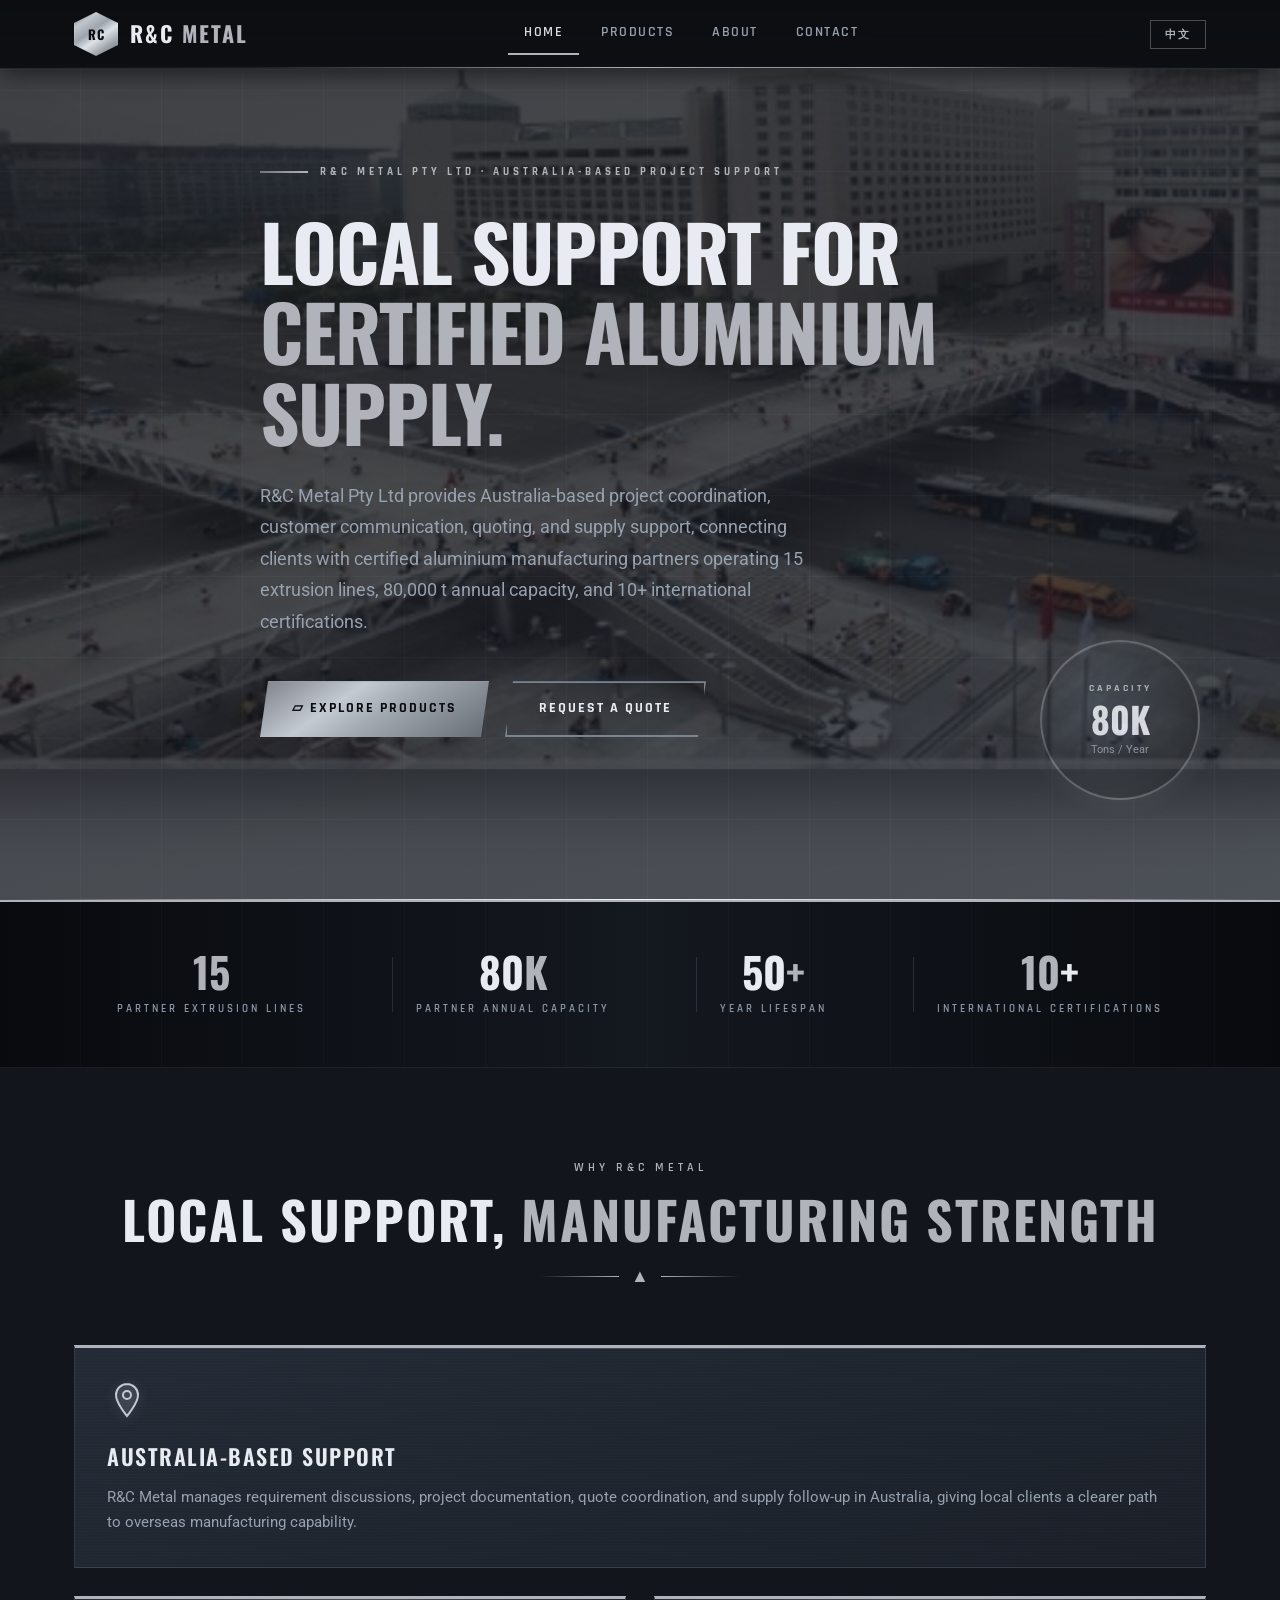
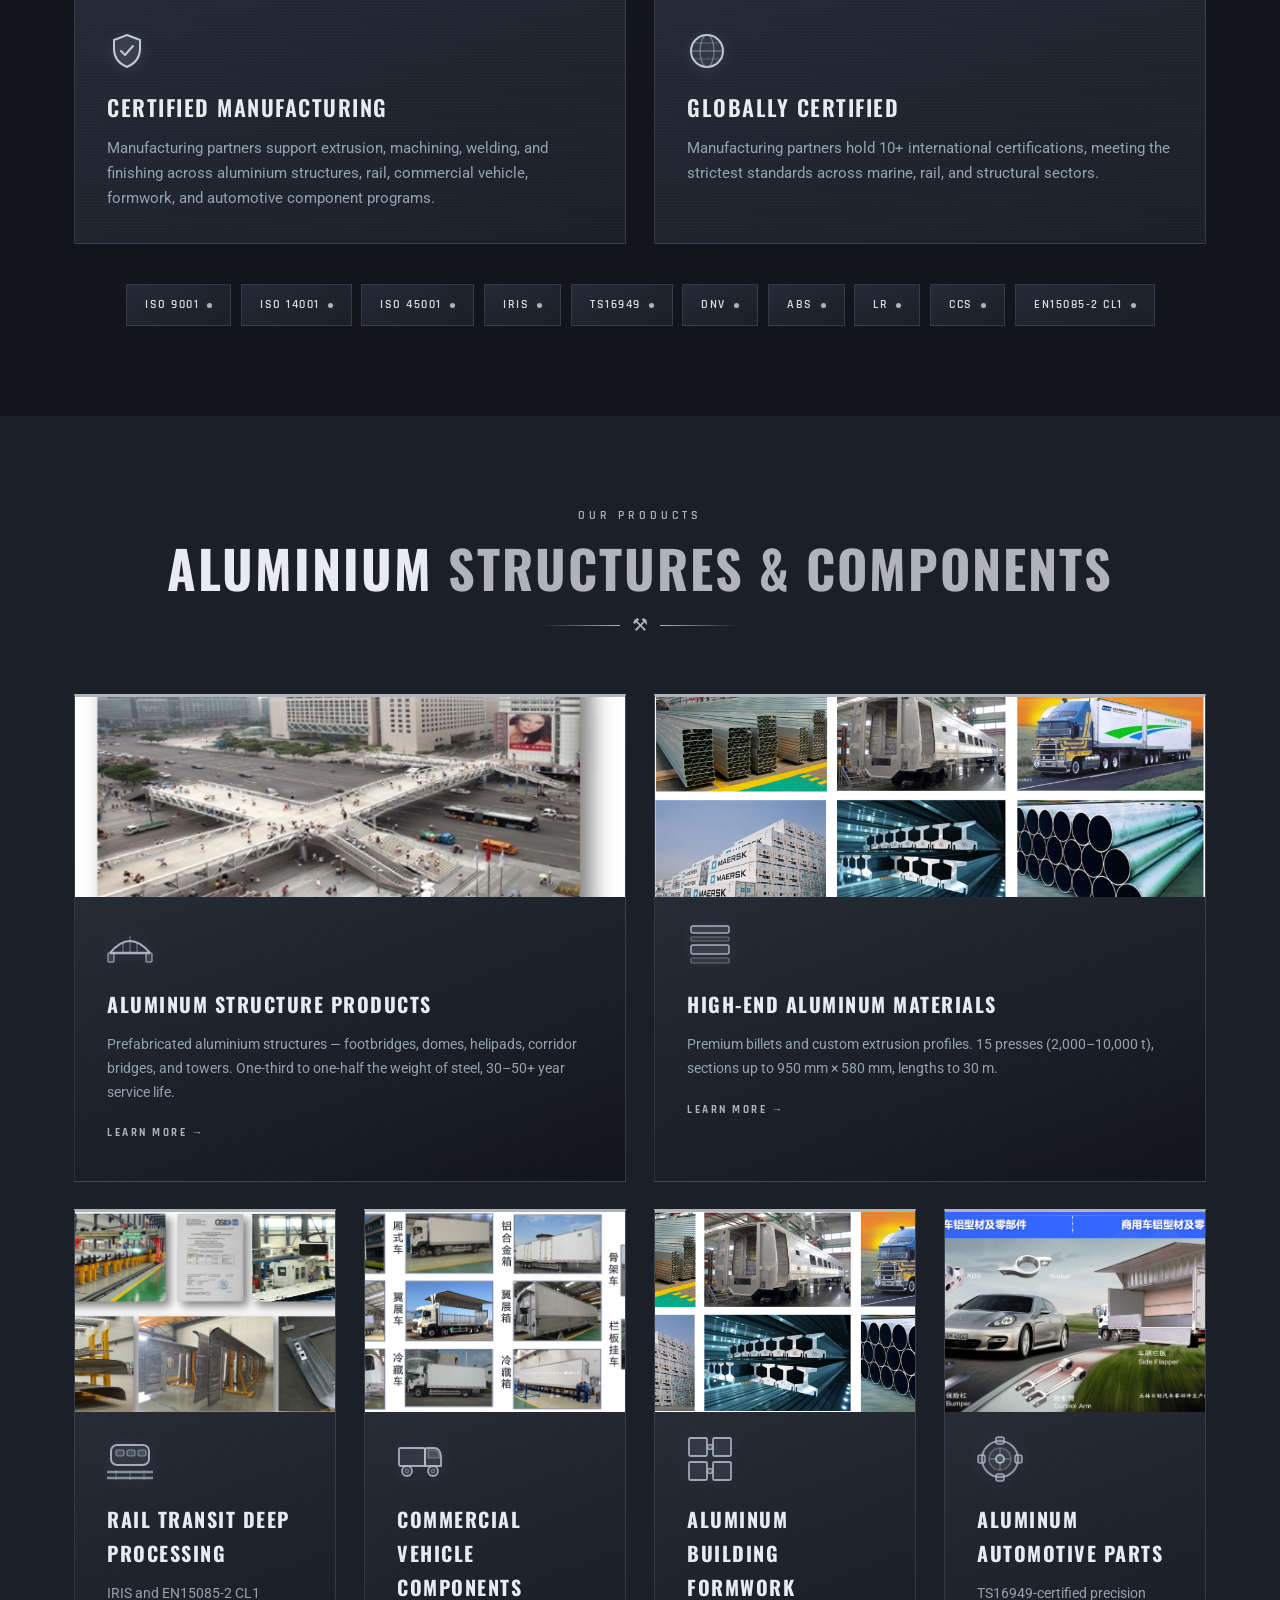
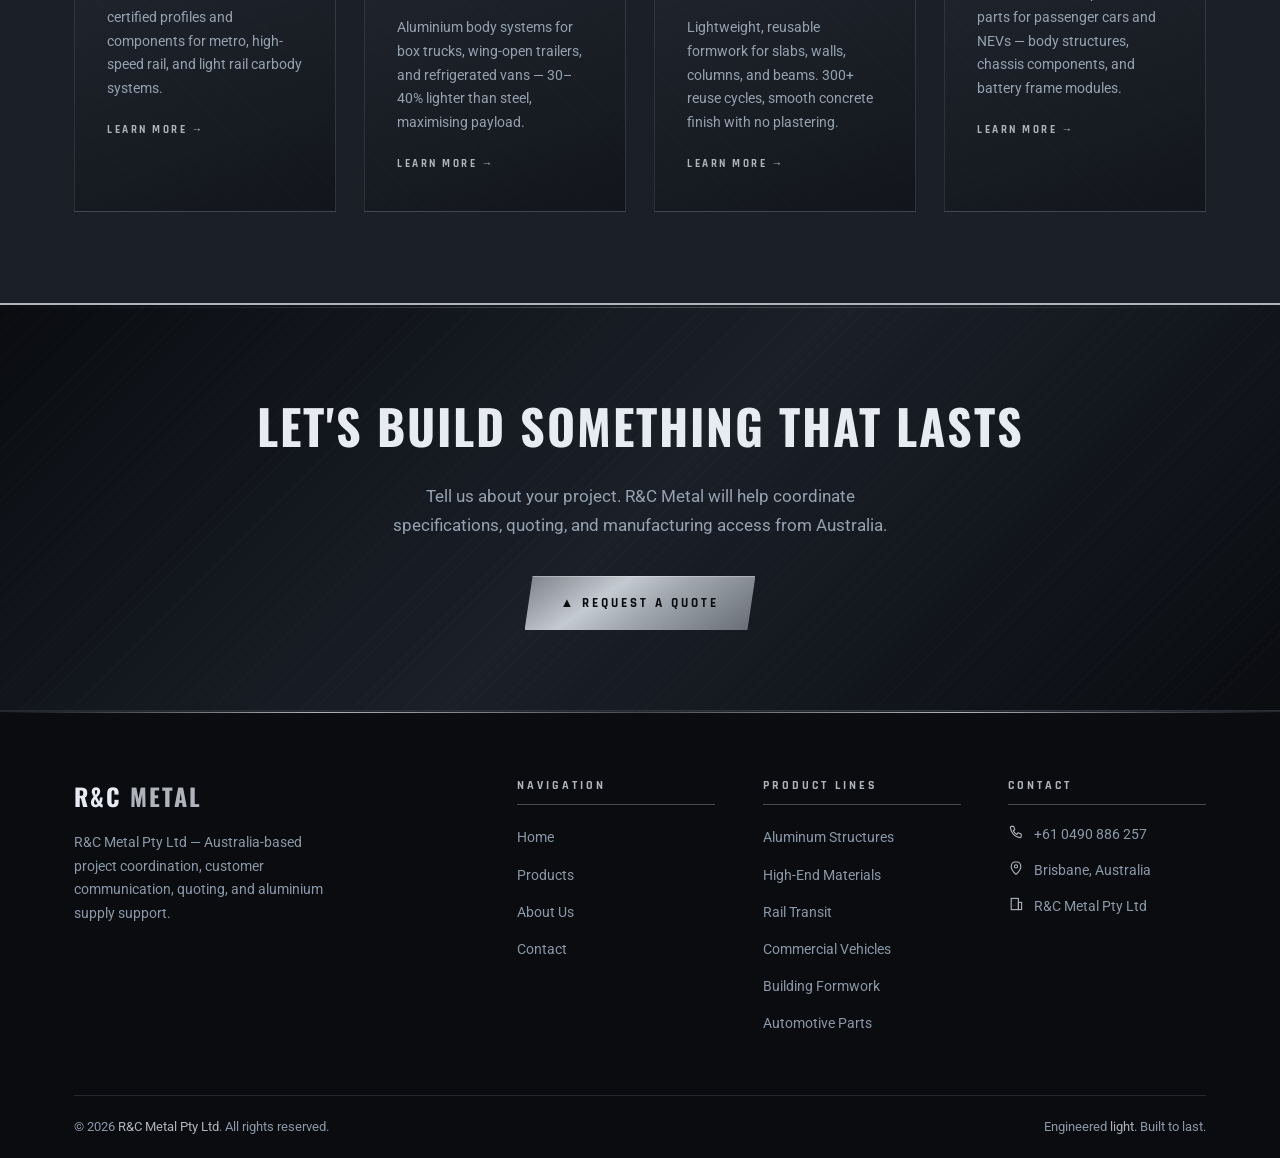
<file: index.html>
<!DOCTYPE html>
<html lang="en">
<head>
  <meta charset="UTF-8" />
  <meta name="viewport" content="width=device-width, initial-scale=1.0" />
  <title>R&C Metal Pty Ltd — Australia-Based Aluminium Project Support</title>
  <meta name="description" content="R&C Metal Pty Ltd provides Australia-based project coordination, customer support, quoting, and supply access for certified aluminium structures and components." />
  <link rel="stylesheet" href="style.css" />
  <style>
    .hero {
      min-height: 100vh;
      background:
        repeating-linear-gradient(0deg, transparent, transparent 80px, rgba(176,180,186,0.04) 80px, rgba(176,180,186,0.04) 81px),
        repeating-linear-gradient(90deg, transparent, transparent 80px, rgba(176,180,186,0.04) 80px, rgba(176,180,186,0.04) 81px),
        linear-gradient(160deg, var(--bg-darkest) 0%, var(--bg-dark) 40%, var(--bg-mid) 100%);
      display: flex;
      align-items: center;
      position: relative;
      overflow: hidden;
    }
    /* Chrome shimmer line across hero bottom */
    .hero::before {
      content: '';
      position: absolute;
      bottom: -1px; left: 0; right: 0;
      height: 2px;
      background: linear-gradient(90deg, transparent, var(--silver-primary), var(--silver-bright), var(--silver-primary), transparent);
    }
    /* Subtle diagonal brushed-metal overlay */
    .hero::after {
      content: '';
      position: absolute;
      inset: 0;
      background: repeating-linear-gradient(
        -20deg,
        transparent,
        transparent 60px,
        rgba(255,255,255,0.008) 60px,
        rgba(255,255,255,0.008) 61px
      );
      pointer-events: none;
    }
    .hero-content { position: relative; z-index: 2; max-width: 760px; }
    .hero-eyebrow { display: flex; align-items: center; gap: 12px; margin-bottom: 28px; }
    .hero-eyebrow-line { width: 48px; height: 2px; background: linear-gradient(90deg, var(--silver-dark), var(--silver-primary)); }
    .hero-eyebrow span { font-family: var(--font-accent); font-size: 11px; font-weight: 700; letter-spacing: 4px; text-transform: uppercase; color: var(--silver-primary); }
    .hero h1 { font-family: var(--font-heading); font-size: clamp(42px,6vw,80px); font-weight: 800; line-height: 1.05; letter-spacing: -1px; color: var(--text-primary); margin-bottom: 28px; text-transform: uppercase; }
    .hero h1 span { color: var(--silver-primary); display: block; }
    .hero p { font-size: 18px; color: var(--text-secondary); line-height: 1.75; max-width: 580px; margin-bottom: 44px; }
    .hero-actions { display: flex; gap: 16px; flex-wrap: wrap; }

    /* Polished chrome badge */
    .hero-badge {
      position: absolute; right: 80px; bottom: 100px;
      width: 160px; height: 160px; border-radius: 50%;
      background: radial-gradient(circle at 38% 38%, var(--bg-panel), var(--bg-darkest));
      border: 2px solid var(--border-silver);
      box-shadow: 0 0 24px rgba(176,180,186,0.12), inset 0 1px 2px rgba(255,255,255,0.08);
      display: flex; align-items: center; justify-content: center; flex-direction: column; gap: 4px;
    }
    .hero-badge-text { font-family: var(--font-accent); font-size: 10px; font-weight: 700; letter-spacing: 3px; text-transform: uppercase; color: var(--silver-primary); }
    .hero-badge-num { font-family: var(--font-heading); font-size: 36px; font-weight: 800; color: var(--text-primary); line-height: 1; }
    .hero-badge-sub { font-size: 11px; color: var(--text-muted); }
    @media (max-width: 900px) { .hero-badge { display: none; } }

    /* Band chrome (background, border, padding, shimmer) now comes from the
       shared .stat-bar component in style.css instead of a bespoke inline
       band. Item-level class names (.stat / .stat-num / .stat-label) are
       kept as-is (not .stat-item / .stat-number) because animations.js
       targets `.stat` and `.stat-num` directly for the scroll-reveal
       stagger and count-up number animation. */
    .stats-inner { display: flex; justify-content: space-around; align-items: center; flex-wrap: wrap; gap: 24px; position: relative; }
    .stat { text-align: center; position: relative; }
    .stat + .stat::before { content: ''; position: absolute; left: -24px; top: 10%; height: 80%; width: 1px; background: var(--border-steel); }
    .stat-num { font-family: var(--font-heading); font-size: 42px; font-weight: 800; color: var(--text-primary); line-height: 1; display: block; }
    .stat-num em { font-style: normal; color: var(--silver-primary); }
    .stat-label { font-family: var(--font-accent); font-size: 11px; font-weight: 600; letter-spacing: 3px; text-transform: uppercase; color: var(--text-muted); margin-top: 8px; display: block; }
    @media (max-width: 680px) { .stats-inner { gap: 32px 16px; } .stat + .stat::before { display: none; } }

    .why-section { padding: var(--section-pad); background: var(--bg-dark); }
    .products-section { padding: var(--section-pad); background: var(--bg-mid); }

    /* Product cards */
    .product-card { background: linear-gradient(160deg, var(--bg-panel) 0%, var(--bg-dark) 100%); border: 1px solid var(--border-steel); border-top: 3px solid var(--silver-primary); padding: 36px 32px; position: relative; overflow: hidden; transition: transform 0.2s ease, box-shadow 0.2s ease; }
    .product-card::before { content: ''; position: absolute; inset: 0; background: repeating-linear-gradient(45deg, transparent, transparent 10px, rgba(255,255,255,0.006) 10px, rgba(255,255,255,0.006) 11px); pointer-events: none; }
    /* Chrome top-edge highlight */
    .product-card::after { content: ''; position: absolute; top: 3px; left: 0; right: 0; height: 1px; background: linear-gradient(90deg, transparent, rgba(255,255,255,0.16), transparent); pointer-events: none; }
    .product-card:hover { transform: translateY(-4px); box-shadow: 0 12px 40px rgba(0,0,0,0.5), 0 0 0 1px var(--silver-dark); }
    .product-num { font-family: var(--font-heading); font-size: 72px; font-weight: 800; color: rgba(176,180,186,0.07); line-height: 1; position: absolute; top: 8px; right: 20px; user-select: none; }
    .product-icon { font-size: 40px; margin-bottom: 20px; display: block; }
    .product-icon svg { width: 46px; height: 46px; display: block; opacity: 0.86; filter: drop-shadow(0 0 8px rgba(176,185,200,0.18)); }
    .product-card h3 { font-family: var(--font-heading); font-size: 20px; font-weight: 700; letter-spacing: 1.5px; text-transform: uppercase; color: var(--text-primary); margin-bottom: 12px; position: relative; }
    .product-card p { font-size: 14px; color: var(--text-secondary); line-height: 1.7; position: relative; }
    .product-card .card-link { display: inline-flex; align-items: center; gap: 8px; margin-top: 20px; font-family: var(--font-accent); font-size: 11px; font-weight: 700; letter-spacing: 2.5px; text-transform: uppercase; color: var(--silver-primary); text-decoration: none; position: relative; transition: gap 0.2s; }
    .product-card .card-link:hover { gap: 14px; color: var(--silver-light); }

    /* Give the two flagship (double-width) product cards a bit more visual room */
    .grid-bento-products > :nth-child(1) .product-card,
    .grid-bento-products > :nth-child(2) .product-card {
      padding: 40px 40px;
    }

    /* Steel CTA band */
    .cta-band {
      background:
        repeating-linear-gradient(-45deg, transparent, transparent 8px, rgba(255,255,255,0.010) 8px, rgba(255,255,255,0.010) 9px),
        linear-gradient(135deg, #0A0C10 0%, var(--bg-mid) 50%, #0A0C10 100%);
      border-top: 2px solid var(--silver-primary);
      border-bottom: 1px solid var(--border-steel);
      padding: 80px 0;
      text-align: center;
      position: relative;
      overflow: hidden;
    }
    /* Chrome highlight at top */
    .cta-band::before { content: ''; position: absolute; top: 2px; left: 0; right: 0; height: 1px; background: linear-gradient(90deg, transparent, rgba(255,255,255,0.20), transparent); }
    .cta-band h2 { font-family: var(--font-heading); font-size: clamp(28px,4vw,48px); font-weight: 800; letter-spacing: 2px; text-transform: uppercase; color: var(--text-primary); margin-bottom: 16px; }
    .cta-band p { font-size: 17px; color: var(--text-secondary); margin-bottom: 36px; max-width: 520px; margin-left: auto; margin-right: auto; }
    .btn-chrome {
      background: linear-gradient(145deg, #7C8088 0%, #C4CAD2 35%, #A2A8B0 55%, #666C74 100%);
      color: #0A0C10;
      font-family: var(--font-accent); font-size: 13px; font-weight: 700; letter-spacing: 3px; text-transform: uppercase;
      padding: 16px 36px; text-decoration: none; display: inline-flex; align-items: center; gap: 10px;
      box-shadow: 0 4px 16px rgba(176,180,186,0.20), inset 0 1px 0 rgba(255,255,255,0.30);
      transition: all 0.2s;
      clip-path: polygon(8px 0%, 100% 0%, calc(100% - 8px) 100%, 0% 100%);
    }
    .btn-chrome:hover { background: linear-gradient(145deg, #909498 0%, #D4D8DF 35%, #B2B8C0 55%, #787C84 100%); box-shadow: 0 6px 24px rgba(176,180,186,0.30); transform: translateY(-2px); }

    /* ─── 图片插槽 IMAGE SLOTS ───────────────────────────── */
    /* Hero 背景图 */
    .hero-bg-img {
      position: absolute; inset: 0;
      width: 100%; height: 100%;
      object-fit: cover; opacity: 0.22;
      z-index: 1; pointer-events: none;
    }
    /* 产品卡片图片 */
    .card-img {
      width: calc(100% + 64px);
      margin: -36px -32px 24px;
      height: 200px;
      object-fit: cover;
      display: block;
    }
    @media (max-width: 680px) {
      .hero {
        min-height: 100dvh;
        align-items: flex-start;
        padding-top: 150px;
        padding-bottom: 48px;
        flex-wrap: wrap;
      }
      .hero-content {
        max-width: 100%;
        width: calc(100vw - 36px);
        overflow: hidden;
      }
      .hero-eyebrow {
        align-items: flex-start;
        margin-bottom: 24px;
      }
      .hero-eyebrow-line {
        width: 40px;
        margin-top: 9px;
        flex-shrink: 0;
      }
      .hero-eyebrow span {
        font-size: 10px;
        letter-spacing: 1.4px;
        line-height: 1.55;
        max-width: calc(100vw - 96px);
        overflow-wrap: anywhere;
      }
      .hero h1 {
        font-size: 32px;
        letter-spacing: 0;
        line-height: 1.12;
        overflow-wrap: anywhere;
        max-width: calc(100vw - 36px);
      }
      .hero h1 span {
        display: block;
        max-width: 9.5em;
        white-space: normal;
      }
      .hero p {
        font-size: 16px;
        line-height: 1.65;
        max-width: calc(100vw - 36px);
        overflow-wrap: break-word;
      }
      .hero-actions {
        display: grid;
        grid-template-columns: 1fr;
        gap: 14px;
        width: 100%;
      }
      .hero-actions .btn {
        max-width: 100%;
      }
      .hero-badge {
        display: flex;
        position: static;
        width: 128px;
        height: 128px;
        margin: 28px auto 0;
      }
    }
    @media (max-width: 380px) {
      .hero h1 { font-size: 29px; }
    }
  </style>
</head>
<body>

  <nav>
    <div class="nav-inner">
      <a href="index.html" class="nav-logo">
        <div class="logo-mark">RC</div>
        <span class="logo-text" data-zh="R&amp;C <span>金属</span>">R&amp;C <span>Metal</span></span>
      </a>
      <button class="nav-toggle" onclick="this.nextElementSibling.classList.toggle('open')" aria-label="Menu">
        <span></span><span></span><span></span>
      </button>
      <ul class="nav-links">
        <li><a href="index.html" class="active" data-zh="首页">Home</a></li>
        <li><a href="services.html" data-zh="产品">Products</a></li>
        <li><a href="about.html" data-zh="关于我们">About</a></li>
        <li><a href="contact.html" data-zh="联系我们">Contact</a></li>
      </ul>
      <button class="lang-btn" onclick="toggleLang()">中文</button>
    </div>
  </nav>

  <section class="hero">
    <img src="images/铝合金人行天桥  .jpg" alt="Aluminium bridge structure supplied through R&C Metal" class="hero-bg-img">
    <div class="container">
      <div class="hero-content">
        <div class="hero-eyebrow">
          <div class="hero-eyebrow-line"></div>
          <span data-zh="R&amp;C Metal Pty Ltd &middot; 澳洲本地项目对接">R&amp;C Metal Pty Ltd &middot; Australia-Based Project Support</span>
        </div>
        <h1 data-zh="澳洲对接 <span>认证铝合金制造资源</span>">Local Support For <span>Certified Aluminium Supply.</span></h1>
        <p data-zh="R&amp;C Metal Pty Ltd 在澳洲负责项目对接、客户沟通、报价协调与供应支持，并连接具备15条挤压线、8万吨年产能及10+项国际认证的铝合金制造合作方。">R&amp;C Metal Pty Ltd provides Australia-based project coordination, customer communication, quoting, and supply support, connecting clients with certified aluminium manufacturing partners operating 15 extrusion lines, 80,000 t annual capacity, and 10+ international certifications.</p>
        <div class="hero-actions">
          <a href="services.html" class="btn btn-primary" data-zh="&#9649; 浏览产品">&#9649; Explore Products</a>
          <a href="contact.html" class="btn btn-outline" data-zh="申请报价">Request a Quote</a>
        </div>
      </div>
      <div class="hero-badge">
        <span class="hero-badge-text" data-zh="年产能">Capacity</span>
        <span class="hero-badge-num">80K</span>
        <span class="hero-badge-sub" data-zh="吨/年">Tons / Year</span>
      </div>
    </div>
  </section>

  <div class="stat-bar">
    <div class="container">
      <div class="stats-inner">
        <div class="stat">
          <span class="stat-num"><em>15</em></span>
          <span class="stat-label" data-zh="制造合作方挤压线">Partner Extrusion Lines</span>
        </div>
        <div class="stat">
          <span class="stat-num">80<em>K</em></span>
          <span class="stat-label" data-zh="制造合作方年产能">Partner Annual Capacity</span>
        </div>
        <div class="stat">
          <span class="stat-num">50<em>+</em></span>
          <span class="stat-label" data-zh="年使用寿命">Year Lifespan</span>
        </div>
        <div class="stat">
          <span class="stat-num"><em>10</em>+</span>
          <span class="stat-label" data-zh="项国际认证">International Certifications</span>
        </div>
      </div>
    </div>
  </div>

  <section class="why-section">
    <div class="container">
      <div class="section-header">
        <span class="section-label" data-zh="为什么选择 R&amp;C Metal">Why R&amp;C Metal</span>
        <h2 class="section-title" data-zh="本地对接，<em>制造能力支撑</em>">Local Support, <em>Manufacturing Strength</em></h2>
        <div class="section-divider"><span class="divider-icon">&#9650;</span></div>
      </div>
      <div class="grid-bento-why">
        <div class="card">
          <span class="card-icon">
            <svg viewBox="0 0 40 40" xmlns="http://www.w3.org/2000/svg" aria-hidden="true">
              <path d="M20 4C13.9 4 9 8.9 9 15c0 8 11 21 11 21s11-13 11-21c0-6.1-4.9-11-11-11z" fill="rgba(176,185,200,0.12)" stroke="rgba(210,218,230,0.9)" stroke-width="2"/>
              <circle cx="20" cy="15" r="4" fill="none" stroke="rgba(210,218,230,0.9)" stroke-width="2"/>
            </svg>
          </span>
          <h3 data-zh="澳洲本地对接">Australia-Based Support</h3>
          <p data-zh="R&amp;C Metal 在澳洲负责需求沟通、项目资料整理、报价协调及供应进度跟进，让本地客户更顺畅地对接海外制造资源。">R&amp;C Metal manages requirement discussions, project documentation, quote coordination, and supply follow-up in Australia, giving local clients a clearer path to overseas manufacturing capability.</p>
        </div>
        <div class="card">
          <span class="card-icon">
            <svg viewBox="0 0 40 40" xmlns="http://www.w3.org/2000/svg" aria-hidden="true">
              <path d="M20 4l13 5v9c0 9-6 15-13 18-7-3-13-9-13-18V9z" fill="rgba(176,185,200,0.1)" stroke="rgba(210,218,230,0.9)" stroke-width="2"/>
              <path d="M14 20l4 4 8-9" fill="none" stroke="rgba(210,218,230,0.9)" stroke-width="2" stroke-linecap="round" stroke-linejoin="round"/>
            </svg>
          </span>
          <h3 data-zh="认证制造资源">Certified Manufacturing</h3>
          <p data-zh="制造合作方具备铝合金挤压、机加工、焊接和表面处理能力，产品体系覆盖结构、轨道、商用车、建筑模板及汽车零部件。">Manufacturing partners support extrusion, machining, welding, and finishing across aluminium structures, rail, commercial vehicle, formwork, and automotive component programs.</p>
        </div>
        <div class="card">
          <span class="card-icon">
            <svg viewBox="0 0 40 40" xmlns="http://www.w3.org/2000/svg" aria-hidden="true">
              <circle cx="20" cy="20" r="16" fill="rgba(176,185,200,0.06)" stroke="rgba(210,218,230,0.9)" stroke-width="2"/>
              <ellipse cx="20" cy="20" rx="7" ry="16" fill="none" stroke="rgba(176,185,200,0.5)" stroke-width="1.3"/>
              <line x1="4" y1="20" x2="36" y2="20" stroke="rgba(176,185,200,0.5)" stroke-width="1.3"/>
              <line x1="7" y1="12" x2="33" y2="12" stroke="rgba(176,185,200,0.35)" stroke-width="1"/>
              <line x1="7" y1="28" x2="33" y2="28" stroke="rgba(176,185,200,0.35)" stroke-width="1"/>
            </svg>
          </span>
          <h3 data-zh="国际认证">Globally Certified</h3>
          <p data-zh="制造合作方持有10项以上国际认证，满足船舶、轨道和结构领域最严格的标准。">Manufacturing partners hold 10+ international certifications, meeting the strictest standards across marine, rail, and structural sectors.</p>
        </div>
      </div>
      <div class="cert-badges-row">
        <span class="cert-badge">ISO 9001</span>
        <span class="cert-badge">ISO 14001</span>
        <span class="cert-badge">ISO 45001</span>
        <span class="cert-badge">IRIS</span>
        <span class="cert-badge">TS16949</span>
        <span class="cert-badge">DNV</span>
        <span class="cert-badge">ABS</span>
        <span class="cert-badge">LR</span>
        <span class="cert-badge">CCS</span>
        <span class="cert-badge">EN15085-2 CL1</span>
      </div>
    </div>
  </section>

  <section class="products-section">
    <div class="container">
      <div class="section-header">
        <span class="section-label" data-zh="我们的产品">Our Products</span>
        <h2 class="section-title" data-zh="铝合金 <em>结构与零部件</em>">Aluminium <em>Structures &amp; Components</em></h2>
        <div class="section-divider"><span class="divider-icon">&#9874;</span></div>
      </div>
      <div class="grid-bento-products">

        <div class="product-card">
          <span class="product-num">01</span>
          <img src="images/铝合金人行天桥  .jpg" alt="Aluminium footbridge and structural products" class="card-img">
          <span class="product-icon"><svg viewBox="0 0 46 46" xmlns="http://www.w3.org/2000/svg" aria-hidden="true"><line x1="3" y1="32" x2="43" y2="32" stroke="rgba(210,218,230,0.9)" stroke-width="2.5"/><path d="M3 32 Q23 8 43 32" stroke="rgba(210,218,230,0.9)" stroke-width="2" fill="none"/><line x1="16" y1="21" x2="16" y2="32" stroke="rgba(176,185,200,0.6)" stroke-width="1.2"/><line x1="23" y1="15" x2="23" y2="32" stroke="rgba(176,185,200,0.6)" stroke-width="1.2"/><line x1="30" y1="21" x2="30" y2="32" stroke="rgba(176,185,200,0.6)" stroke-width="1.2"/><rect x="1" y="32" width="6" height="9" rx="1" fill="rgba(176,185,200,0.18)" stroke="rgba(200,210,225,0.7)" stroke-width="1.5"/><rect x="39" y="32" width="6" height="9" rx="1" fill="rgba(176,185,200,0.18)" stroke="rgba(200,210,225,0.7)" stroke-width="1.5"/></svg></span>
          <h3 data-zh="铝结构产品板块">Aluminum Structure Products</h3>
          <p data-zh="预制铝合金结构产品——人行天桥、空间穹顶、直升机停机坪、连廊天桥及瞭望塔。重量仅为钢结构的1/3至1/2，使用寿命30至50年以上。">Prefabricated aluminium structures — footbridges, domes, helipads, corridor bridges, and towers. One-third to one-half the weight of steel, 30–50+ year service life.</p>
          <a href="services.html" class="card-link" data-zh="了解更多 &rarr;">Learn more &rarr;</a>
        </div>

        <div class="product-card">
          <span class="product-num">02</span>
          <img src="images/高端铝材料.png" alt="High-end aluminium extrusion profiles and billets" class="card-img">
          <span class="product-icon"><svg viewBox="0 0 46 46" xmlns="http://www.w3.org/2000/svg" aria-hidden="true"><rect x="4" y="5" width="38" height="7" rx="2" fill="rgba(176,185,200,0.15)" stroke="rgba(210,218,230,0.85)" stroke-width="1.5"/><rect x="4" y="16" width="38" height="4" rx="1" fill="rgba(176,185,200,0.1)" stroke="rgba(176,180,186,0.6)" stroke-width="1.2"/><rect x="4" y="24" width="38" height="9" rx="2" fill="rgba(176,185,200,0.15)" stroke="rgba(210,218,230,0.85)" stroke-width="1.5"/><rect x="4" y="37" width="38" height="5" rx="1" fill="rgba(176,185,200,0.1)" stroke="rgba(176,180,186,0.6)" stroke-width="1.2"/><line x1="4" y1="5" x2="42" y2="5" stroke="rgba(255,255,255,0.16)" stroke-width="0.8"/><line x1="4" y1="24" x2="42" y2="24" stroke="rgba(255,255,255,0.12)" stroke-width="0.8"/></svg></span>
          <h3 data-zh="高端铝材料板块">High-End Aluminum Materials</h3>
          <p data-zh="优质铝合金铸锭及定制挤压型材，15台压机（2000–10000吨），截面最大950mm×580mm，长度最长30m。">Premium billets and custom extrusion profiles. 15 presses (2,000–10,000 t), sections up to 950 mm × 580 mm, lengths to 30 m.</p>
          <a href="services.html" class="card-link" data-zh="了解更多 &rarr;">Learn more &rarr;</a>
        </div>

        <div class="product-card">
          <span class="product-num">03</span>
          <img src="images/轨道交通深加工.png" alt="Rail transit aluminium carbody profiles" class="card-img">
          <span class="product-icon"><svg viewBox="0 0 46 46" xmlns="http://www.w3.org/2000/svg" aria-hidden="true"><rect x="4" y="9" width="38" height="20" rx="6" fill="rgba(176,185,200,0.09)" stroke="rgba(210,218,230,0.85)" stroke-width="2"/><rect x="9" y="14" width="8" height="6" rx="1.5" fill="rgba(176,185,200,0.22)" stroke="rgba(200,210,225,0.6)" stroke-width="1.2"/><rect x="20" y="14" width="8" height="6" rx="1.5" fill="rgba(176,185,200,0.22)" stroke="rgba(200,210,225,0.6)" stroke-width="1.2"/><rect x="31" y="14" width="8" height="6" rx="1.5" fill="rgba(176,185,200,0.22)" stroke="rgba(200,210,225,0.6)" stroke-width="1.2"/><line x1="0" y1="36" x2="46" y2="36" stroke="rgba(200,210,225,0.7)" stroke-width="2.5"/><line x1="0" y1="42" x2="46" y2="42" stroke="rgba(200,210,225,0.7)" stroke-width="2.5"/><line x1="9" y1="34" x2="9" y2="44" stroke="rgba(176,180,186,0.4)" stroke-width="1.5"/><line x1="23" y1="34" x2="23" y2="44" stroke="rgba(176,180,186,0.4)" stroke-width="1.5"/><line x1="37" y1="34" x2="37" y2="44" stroke="rgba(176,180,186,0.4)" stroke-width="1.5"/></svg></span>
          <h3 data-zh="轨道交通深加工板块">Rail Transit Deep Processing</h3>
          <p data-zh="符合IRIS及EN15085-2 CL1标准的认证挤压型材及深加工组件，适用于地铁、高铁及轻轨车体系统。">IRIS and EN15085-2 CL1 certified profiles and components for metro, high-speed rail, and light rail carbody systems.</p>
          <a href="services.html" class="card-link" data-zh="了解更多 &rarr;">Learn more &rarr;</a>
        </div>

        <div class="product-card">
          <span class="product-num">04</span>
          <img src="images/铝合金商用车.png" alt="Aluminium commercial vehicle body systems" class="card-img">
          <span class="product-icon"><svg viewBox="0 0 46 46" xmlns="http://www.w3.org/2000/svg" aria-hidden="true"><rect x="2" y="12" width="26" height="18" rx="1.5" fill="rgba(176,185,200,0.09)" stroke="rgba(210,218,230,0.85)" stroke-width="1.8"/><path d="M 28 25 L 28 14 Q 28 12 31 12 L 37 12 Q 43 12 44 20 L 44 30 L 28 30 Z" fill="rgba(176,185,200,0.1)" stroke="rgba(210,218,230,0.85)" stroke-width="1.8"/><path d="M 31 14 L 31 22 L 43 22 L 42 18 Q 40 14 37 14 Z" fill="rgba(176,185,200,0.22)" stroke="rgba(200,210,225,0.5)" stroke-width="1.2"/><circle cx="10" cy="35" r="5" fill="rgba(176,185,200,0.09)" stroke="rgba(210,218,230,0.82)" stroke-width="1.8"/><circle cx="10" cy="35" r="2" fill="rgba(176,185,200,0.2)" stroke="rgba(200,210,225,0.5)" stroke-width="1"/><circle cx="36" cy="35" r="5" fill="rgba(176,185,200,0.09)" stroke="rgba(210,218,230,0.82)" stroke-width="1.8"/><circle cx="36" cy="35" r="2" fill="rgba(176,185,200,0.2)" stroke="rgba(200,210,225,0.5)" stroke-width="1"/></svg></span>
          <h3 data-zh="铝合金商用车板块">Commercial Vehicle Components</h3>
          <p data-zh="箱式货车、翼开启式半挂车及冷藏运输车铝合金车身系统——自重降低30–40%，直接提升净载货量。">Aluminium body systems for box trucks, wing-open trailers, and refrigerated vans — 30–40% lighter than steel, maximising payload.</p>
          <a href="services.html" class="card-link" data-zh="了解更多 &rarr;">Learn more &rarr;</a>
        </div>

        <div class="product-card">
          <span class="product-num">05</span>
          <img src="images/高端铝材料.png" alt="Aluminium building formwork panels" class="card-img">
          <span class="product-icon"><svg viewBox="0 0 46 46" xmlns="http://www.w3.org/2000/svg" aria-hidden="true"><rect x="2" y="2" width="18" height="18" rx="1.5" fill="rgba(176,185,200,0.09)" stroke="rgba(210,218,230,0.82)" stroke-width="1.8"/><rect x="26" y="2" width="18" height="18" rx="1.5" fill="rgba(176,185,200,0.09)" stroke="rgba(210,218,230,0.82)" stroke-width="1.8"/><rect x="2" y="26" width="18" height="18" rx="1.5" fill="rgba(176,185,200,0.09)" stroke="rgba(210,218,230,0.82)" stroke-width="1.8"/><rect x="26" y="26" width="18" height="18" rx="1.5" fill="rgba(176,185,200,0.09)" stroke="rgba(210,218,230,0.82)" stroke-width="1.8"/><circle cx="23" cy="11" r="2.5" fill="rgba(176,185,200,0.26)" stroke="rgba(210,218,230,0.72)" stroke-width="1.5"/><circle cx="23" cy="35" r="2.5" fill="rgba(176,185,200,0.26)" stroke="rgba(210,218,230,0.72)" stroke-width="1.5"/><line x1="2" y1="2" x2="20" y2="2" stroke="rgba(255,255,255,0.14)" stroke-width="0.8"/><line x1="26" y1="2" x2="44" y2="2" stroke="rgba(255,255,255,0.14)" stroke-width="0.8"/></svg></span>
          <h3 data-zh="铝合金建筑模板板块">Aluminum Building Formwork</h3>
          <p data-zh="轻量化可重复使用铝合金模板体系，使用次数超过300次，无需二次抹灰，适用于楼板、墙体及柱梁结构。">Lightweight, reusable formwork for slabs, walls, columns, and beams. 300+ reuse cycles, smooth concrete finish with no plastering.</p>
          <a href="services.html" class="card-link" data-zh="了解更多 &rarr;">Learn more &rarr;</a>
        </div>

        <div class="product-card">
          <span class="product-num">06</span>
          <img src="images/铝汽车零部件.png" alt="Precision aluminium automotive and NEV parts" class="card-img">
          <span class="product-icon"><svg viewBox="0 0 46 46" xmlns="http://www.w3.org/2000/svg" aria-hidden="true"><circle cx="23" cy="23" r="18" fill="rgba(176,185,200,0.05)" stroke="rgba(210,218,230,0.72)" stroke-width="2"/><circle cx="23" cy="23" r="11" fill="rgba(176,185,200,0.08)" stroke="rgba(176,180,186,0.42)" stroke-width="1.5"/><circle cx="23" cy="23" r="4" fill="rgba(176,185,200,0.2)" stroke="rgba(210,218,230,0.85)" stroke-width="2"/><rect x="19" y="1" width="8" height="7" rx="2" fill="rgba(176,185,200,0.22)" stroke="rgba(210,218,230,0.8)" stroke-width="1.5"/><rect x="19" y="38" width="8" height="7" rx="2" fill="rgba(176,185,200,0.22)" stroke="rgba(210,218,230,0.8)" stroke-width="1.5"/><rect x="1" y="19" width="7" height="8" rx="2" fill="rgba(176,185,200,0.22)" stroke="rgba(210,218,230,0.8)" stroke-width="1.5"/><rect x="38" y="19" width="7" height="8" rx="2" fill="rgba(176,185,200,0.22)" stroke="rgba(210,218,230,0.8)" stroke-width="1.5"/><line x1="23" y1="12" x2="23" y2="19" stroke="rgba(200,210,225,0.4)" stroke-width="1.5"/><line x1="23" y1="27" x2="23" y2="34" stroke="rgba(200,210,225,0.4)" stroke-width="1.5"/><line x1="12" y1="23" x2="19" y2="23" stroke="rgba(200,210,225,0.4)" stroke-width="1.5"/><line x1="27" y1="23" x2="34" y2="23" stroke="rgba(200,210,225,0.4)" stroke-width="1.5"/></svg></span>
          <h3 data-zh="铝汽车零部件板块">Aluminum Automotive Parts</h3>
          <p data-zh="依托TS16949质量管理体系，为乘用车及新能源汽车生产精密铝合金车身结构件、底盘零件及NEV电池框架。">TS16949-certified precision parts for passenger cars and NEVs — body structures, chassis components, and battery frame modules.</p>
          <a href="services.html" class="card-link" data-zh="了解更多 &rarr;">Learn more &rarr;</a>
        </div>

      </div>
    </div>
  </section>

  <section class="cta-band">
    <div class="container">
      <h2 data-zh="共同打造百年工程">Let's Build Something That Lasts</h2>
      <p data-zh="请告知您的项目需求，R&amp;C Metal 将在澳洲本地协助整理规格、协调报价并对接制造资源。">Tell us about your project. R&C Metal will help coordinate specifications, quoting, and manufacturing access from Australia.</p>
      <a href="contact.html" class="btn-chrome" data-zh="申请报价">&#9650; Request a Quote</a>
    </div>
  </section>

  <footer>
    <div class="container">
      <div class="footer-grid">
        <div class="footer-brand">
          <span class="logo-text" data-zh="R&amp;C <span>金属</span>">R&amp;C <span>Metal</span></span>
          <p data-zh="R&amp;C Metal Pty Ltd — 澳洲本地项目对接、客户沟通、报价协调与铝合金产品供应支持。">R&amp;C Metal Pty Ltd — Australia-based project coordination, customer communication, quoting, and aluminium supply support.</p>
        </div>
        <div class="footer-col">
          <h4 data-zh="导航">Navigation</h4>
          <ul>
            <li><a href="index.html" data-zh="首页">Home</a></li>
            <li><a href="services.html" data-zh="产品">Products</a></li>
            <li><a href="about.html" data-zh="关于我们">About Us</a></li>
            <li><a href="contact.html" data-zh="联系我们">Contact</a></li>
          </ul>
        </div>
        <div class="footer-col">
          <h4 data-zh="产品板块">Product Lines</h4>
          <ul>
            <li><a href="services.html" data-zh="铝结构产品板块">Aluminum Structures</a></li>
            <li><a href="services.html" data-zh="高端铝材料板块">High-End Materials</a></li>
            <li><a href="services.html" data-zh="轨道交通深加工板块">Rail Transit</a></li>
            <li><a href="services.html" data-zh="铝合金商用车板块">Commercial Vehicles</a></li>
            <li><a href="services.html" data-zh="铝合金建筑模板板块">Building Formwork</a></li>
            <li><a href="services.html" data-zh="铝汽车零部件板块">Automotive Parts</a></li>
          </ul>
        </div>
        <div class="footer-col">
          <h4 data-zh="联系我们">Contact</h4>
          <div class="footer-contact-item">
            <span class="icon"><svg viewBox="0 0 20 20" xmlns="http://www.w3.org/2000/svg" aria-hidden="true"><path d="M4 3h3l1.5 4-2 1.5a10 10 0 004.5 4.5l1.5-2 4 1.5v3a1.5 1.5 0 01-1.6 1.5A14 14 0 013 4.6 1.5 1.5 0 014 3z" fill="none" stroke="currentColor" stroke-width="1.4" stroke-linejoin="round"/></svg></span>
            <span>+61 0490 886 257</span>
          </div>
          <div class="footer-contact-item">
            <span class="icon"><svg viewBox="0 0 20 20" xmlns="http://www.w3.org/2000/svg" aria-hidden="true"><path d="M10 2c-3.3 0-6 2.6-6 6 0 4.4 6 10 6 10s6-5.6 6-10c0-3.4-2.7-6-6-6z" fill="none" stroke="currentColor" stroke-width="1.4"/><circle cx="10" cy="8" r="2" fill="none" stroke="currentColor" stroke-width="1.4"/></svg></span>
            <span data-zh="澳大利亚布里斯班">Brisbane, Australia</span>
          </div>
          <div class="footer-contact-item">
            <span class="icon"><svg viewBox="0 0 20 20" xmlns="http://www.w3.org/2000/svg" aria-hidden="true"><rect x="4" y="3" width="9" height="14" fill="none" stroke="currentColor" stroke-width="1.4"/><rect x="13" y="8" width="4" height="9" fill="none" stroke="currentColor" stroke-width="1.4"/><line x1="6.5" y1="6" x2="6.5" y2="6.2" stroke="currentColor" stroke-width="1.6"/><line x1="9.5" y1="6" x2="9.5" y2="6.2" stroke="currentColor" stroke-width="1.6"/><line x1="6.5" y1="9" x2="6.5" y2="9.2" stroke="currentColor" stroke-width="1.6"/><line x1="9.5" y1="9" x2="9.5" y2="9.2" stroke="currentColor" stroke-width="1.6"/><line x1="6.5" y1="12" x2="6.5" y2="12.2" stroke="currentColor" stroke-width="1.6"/><line x1="9.5" y1="12" x2="9.5" y2="12.2" stroke="currentColor" stroke-width="1.6"/></svg></span>
            <span data-zh="R&amp;C Metal Pty Ltd">R&amp;C Metal Pty Ltd</span>
          </div>
        </div>
      </div>
      <div class="footer-bottom">
        <p data-zh="&copy; 2026 <span>R&amp;C Metal Pty Ltd</span>. 版权所有。">&copy; 2026 <span>R&amp;C Metal Pty Ltd</span>. All rights reserved.</p>
        <p data-zh="精工 <span>轻量</span>，历久弥坚。">Engineered <span>light</span>. Built to last.</p>
      </div>
    </div>
  </footer>

  <script src="lang.js"></script>
  <script src="animations.js"></script>
</body>
</html>
</file>
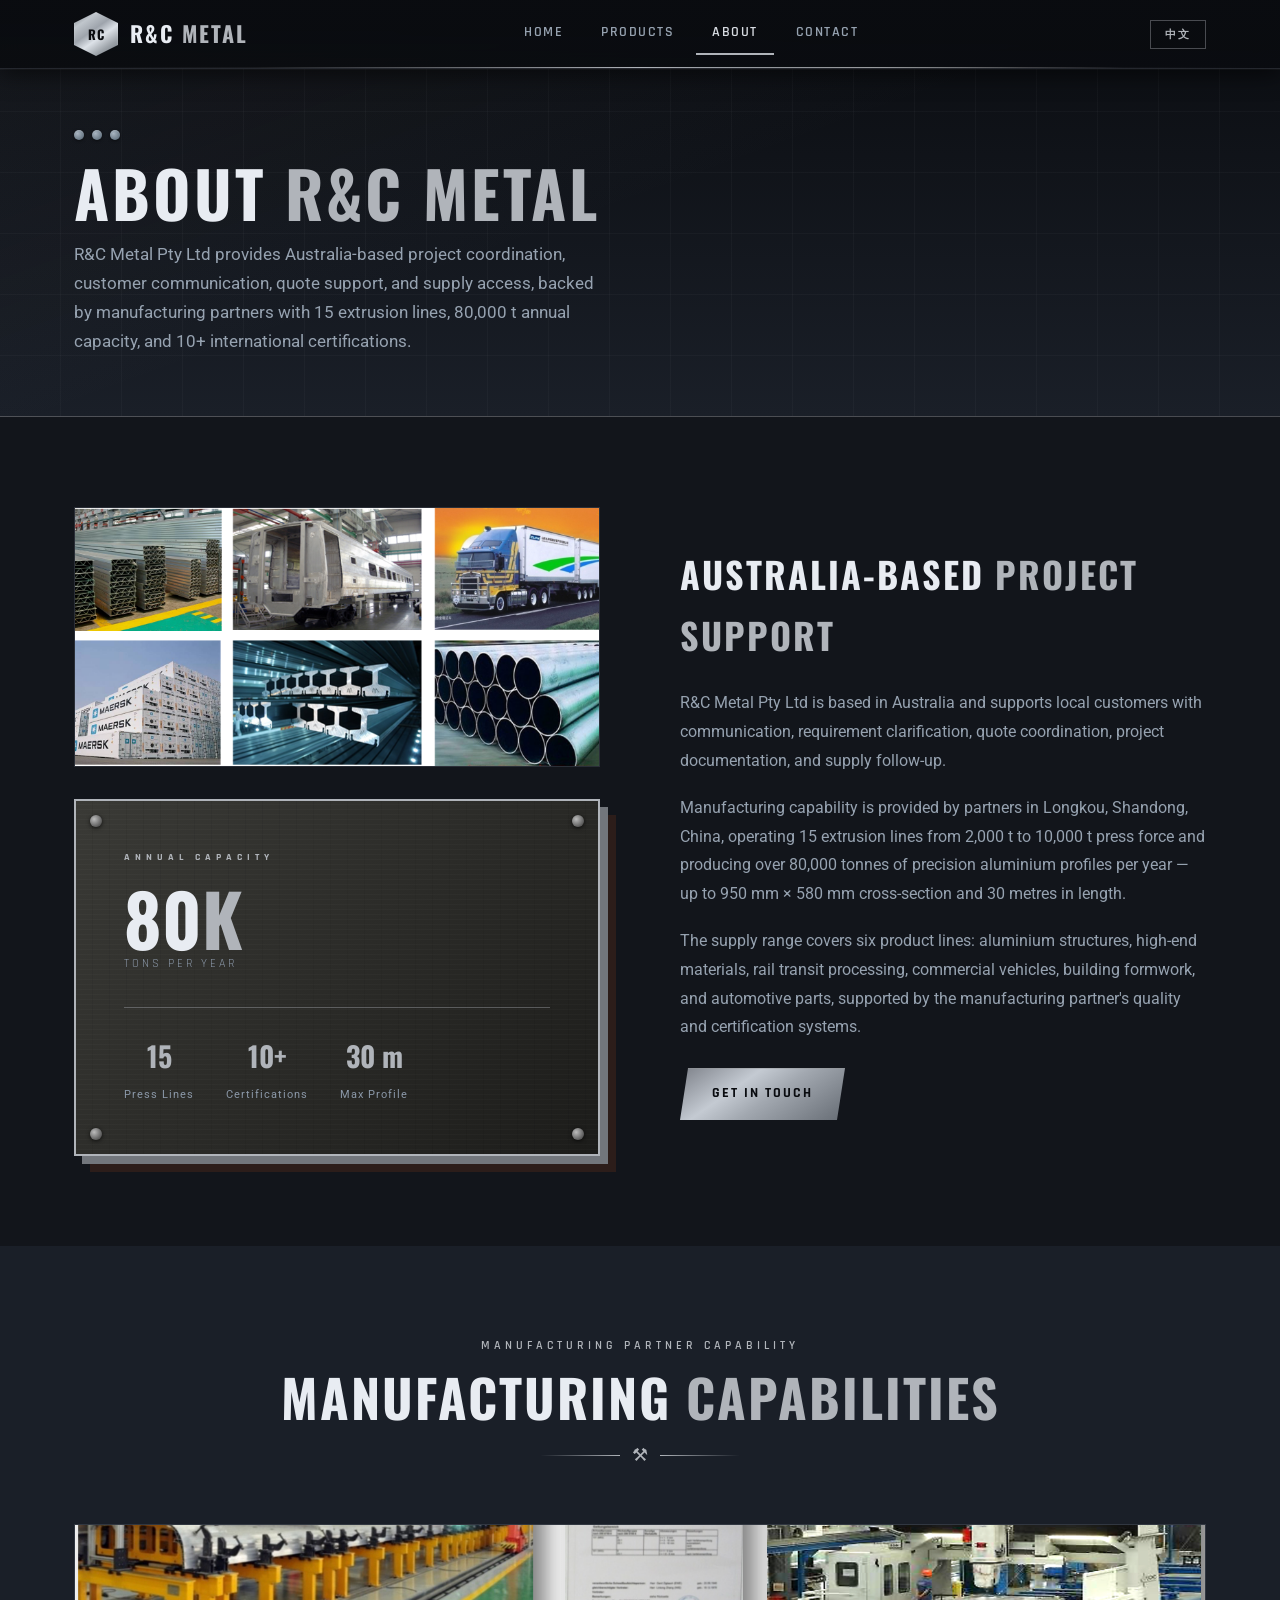
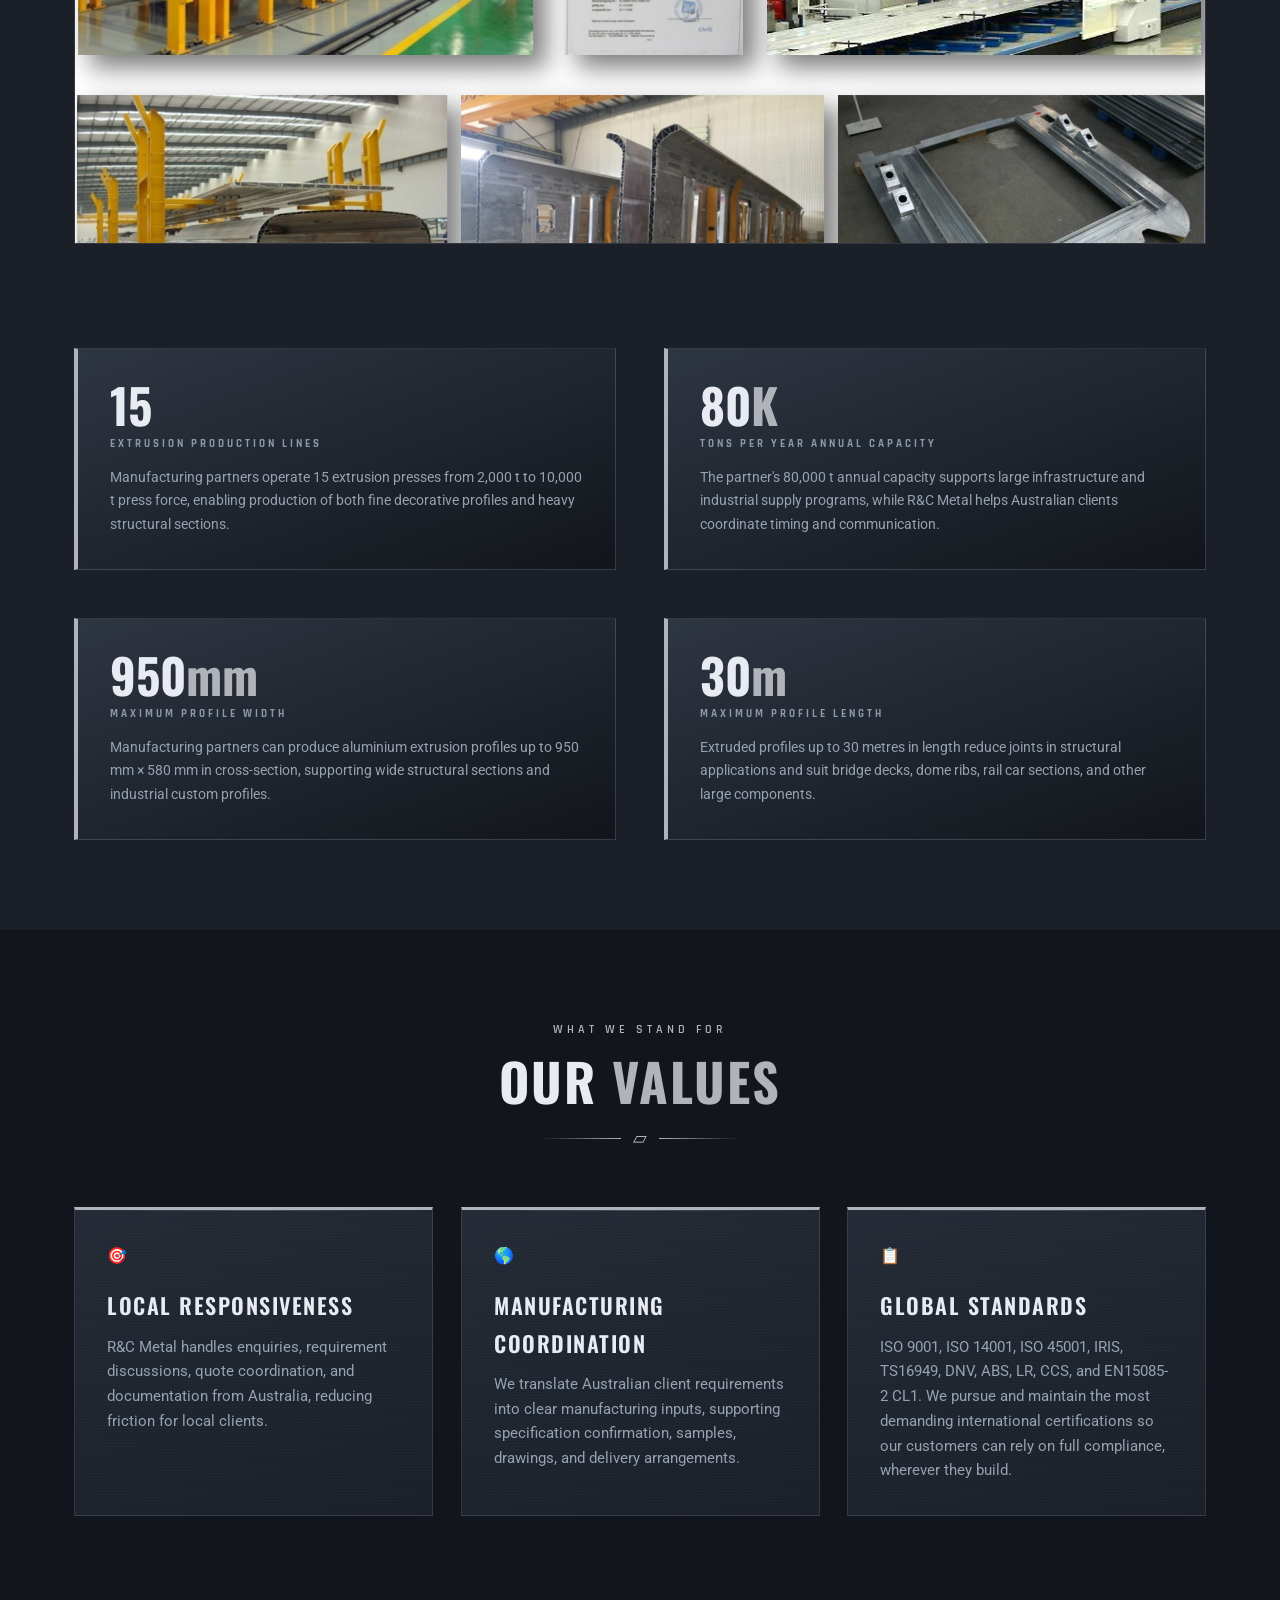
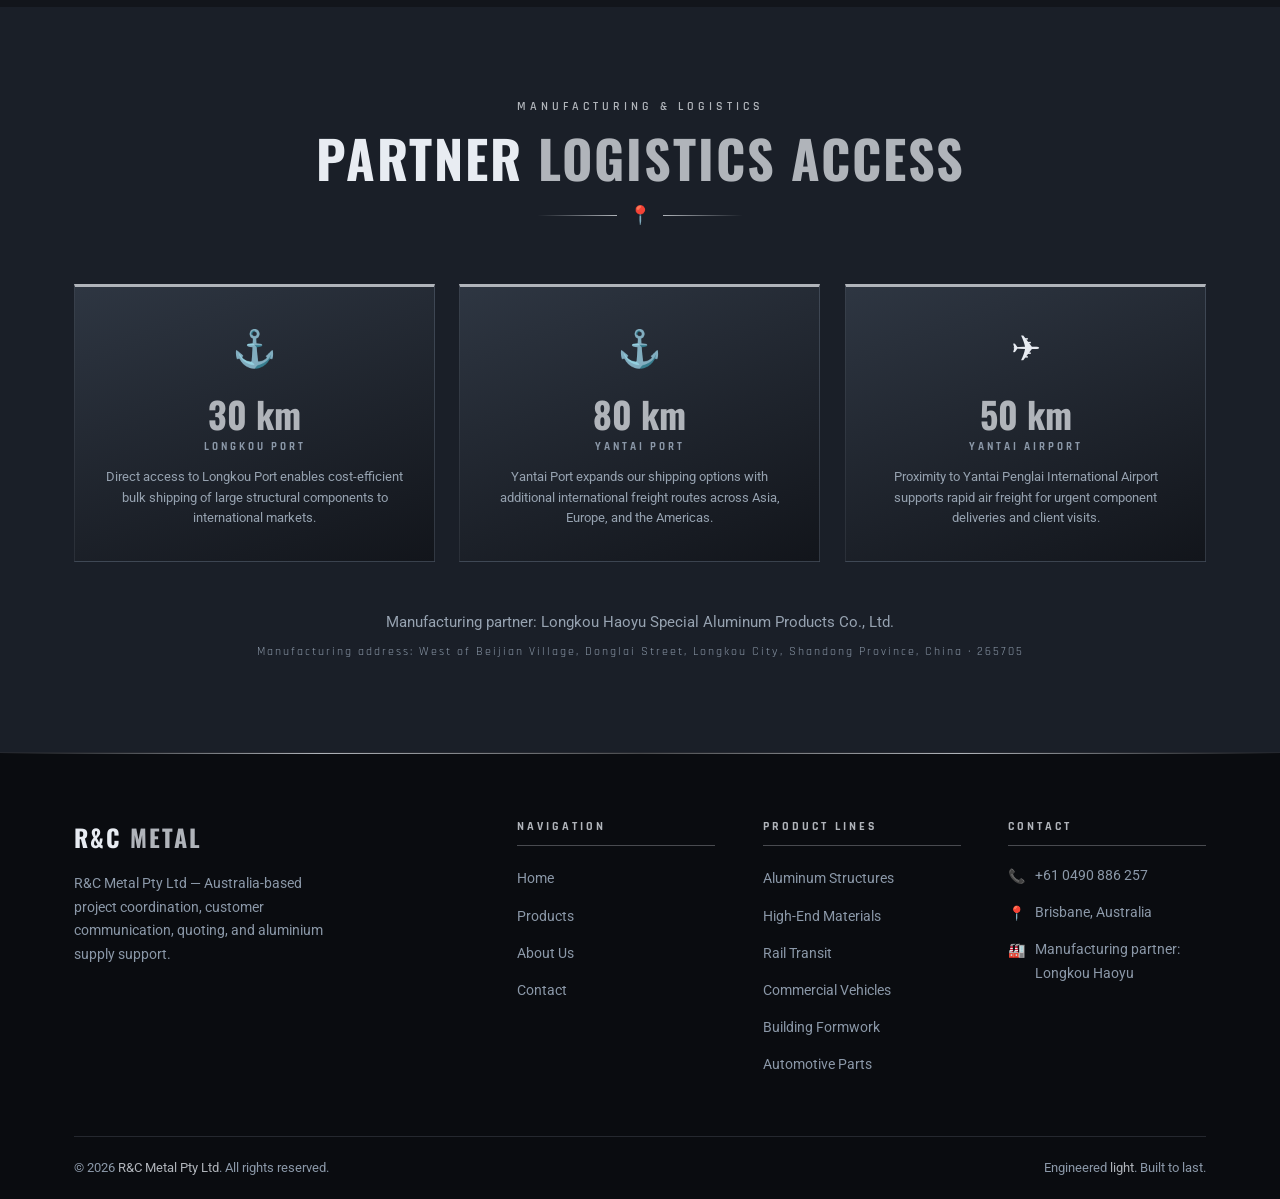
<file: about.html>
<!DOCTYPE html>
<html lang="en">
<head>
  <meta charset="UTF-8" />
  <meta name="viewport" content="width=device-width, initial-scale=1.0" />
  <title>About — R&C Metal Pty Ltd</title>
  <meta name="description" content="R&C Metal Pty Ltd provides Australia-based aluminium project coordination, customer support, quoting, and supply access backed by certified manufacturing partners." />
  <link rel="stylesheet" href="style.css" />
  <style>
    /* ─── ABOUT-ONLY STYLES ──────────────────────────────────── */

    .story-section {
      padding: var(--section-pad);
      background: var(--bg-dark);
    }

    .story-grid {
      display: grid;
      grid-template-columns: 1fr 1fr;
      align-items: center;
      gap: 80px;
    }

    .story-visual { position: relative; }

    .story-plate {
      background:
        repeating-linear-gradient(
          0deg, transparent, transparent 4px,
          rgba(255,255,255,0.02) 4px, rgba(255,255,255,0.02) 5px
        ),
        repeating-linear-gradient(
          90deg, transparent, transparent 16px,
          rgba(0,0,0,0.05) 16px, rgba(0,0,0,0.05) 17px
        ),
        linear-gradient(135deg, #3a3a36 0%, #1c1c1a 100%);
      border: 2px solid var(--rust-primary);
      padding: 48px;
      position: relative;
      box-shadow: 8px 8px 0 var(--rust-dark), 16px 16px 0 rgba(196,80,30,0.15);
    }

    /* Corner rivets */
    .story-plate::before,
    .story-plate::after,
    .story-plate .rivet-bl,
    .story-plate .rivet-br {
      content: '';
      position: absolute;
      width: 12px;
      height: 12px;
      border-radius: 50%;
      background: radial-gradient(circle at 35% 35%, #bbb, #333);
      box-shadow: 0 1px 4px rgba(0,0,0,0.7);
    }
    .story-plate::before { top: 14px; left: 14px; }
    .story-plate::after  { top: 14px; right: 14px; }
    .story-plate .rivet-bl { bottom: 14px; left: 14px; }
    .story-plate .rivet-br { bottom: 14px; right: 14px; }

    .story-plate-label {
      font-family: var(--font-accent);
      font-size: 10px;
      font-weight: 700;
      letter-spacing: 5px;
      text-transform: uppercase;
      color: var(--rust-primary);
      margin-bottom: 16px;
      display: block;
    }

    .story-plate .big-num {
      font-family: var(--font-heading);
      font-size: 72px;
      font-weight: 900;
      color: var(--text-primary);
      line-height: 1;
      display: block;
    }

    .story-plate .big-num em {
      font-style: normal;
      color: var(--rust-primary);
    }

    .story-plate .big-label {
      font-family: var(--font-accent);
      font-size: 12px;
      letter-spacing: 3px;
      text-transform: uppercase;
      color: var(--text-muted);
      display: block;
      margin-bottom: 32px;
    }

    .story-plate-divider {
      height: 1px;
      background: var(--border-rust);
      margin: 24px 0;
    }

    .story-stat-row {
      display: flex;
      gap: 32px;
      margin-top: 24px;
    }

    .story-stat { text-align: center; }

    .story-stat .n {
      font-family: var(--font-heading);
      font-size: 28px;
      font-weight: 700;
      color: var(--rust-primary);
      display: block;
    }

    .story-stat .l {
      font-size: 11px;
      color: var(--text-muted);
      letter-spacing: 1px;
    }

    .story-text h2 {
      font-family: var(--font-heading);
      font-size: 36px;
      font-weight: 700;
      letter-spacing: 2px;
      text-transform: uppercase;
      color: var(--text-primary);
      margin-bottom: 24px;
    }

    .story-text h2 span { color: var(--rust-primary); }

    .story-text p {
      font-size: 16px;
      color: var(--text-secondary);
      line-height: 1.8;
      margin-bottom: 18px;
    }

    /* ─── MANUFACTURING SECTION ──────────────────────────────── */
    .manufacturing-section {
      padding: var(--section-pad);
      background: var(--bg-mid);
    }

    .mfg-grid {
      display: grid;
      grid-template-columns: 1fr 1fr;
      gap: 48px;
      align-items: start;
      margin-top: 48px;
    }

    .mfg-stat-block {
      background: linear-gradient(160deg, var(--bg-panel), var(--bg-dark));
      border: 1px solid var(--border-steel);
      border-left: 4px solid var(--rust-primary);
      padding: 32px;
    }

    .mfg-stat-block .mfg-num {
      font-family: var(--font-heading);
      font-size: 48px;
      font-weight: 800;
      color: var(--text-primary);
      line-height: 1;
      display: block;
    }

    .mfg-stat-block .mfg-num em {
      font-style: normal;
      color: var(--rust-primary);
    }

    .mfg-stat-block .mfg-label {
      font-family: var(--font-accent);
      font-size: 11px;
      font-weight: 700;
      letter-spacing: 3px;
      text-transform: uppercase;
      color: var(--text-muted);
      margin-top: 6px;
      display: block;
    }

    .mfg-stat-block p {
      font-size: 14px;
      color: var(--text-secondary);
      line-height: 1.7;
      margin-top: 12px;
    }

    /* ─── VALUES SECTION ─────────────────────────────────────── */
    .values-section {
      padding: var(--section-pad);
      background: var(--bg-dark);
    }

    /* ─── LOCATION SECTION ───────────────────────────────────── */
    .location-section {
      padding: var(--section-pad);
      background: var(--bg-mid);
    }

    .location-grid {
      display: grid;
      grid-template-columns: 1fr 1fr 1fr;
      gap: 24px;
      margin-top: 48px;
    }

    .location-card {
      background: linear-gradient(160deg, var(--bg-panel), var(--bg-dark));
      border: 1px solid var(--border-steel);
      border-top: 3px solid var(--rust-primary);
      padding: 32px 28px;
      text-align: center;
    }

    .location-card .loc-icon {
      font-size: 36px;
      display: block;
      margin-bottom: 16px;
    }

    .location-card .loc-dist {
      font-family: var(--font-heading);
      font-size: 36px;
      font-weight: 800;
      color: var(--rust-primary);
      display: block;
      line-height: 1;
    }

    .location-card .loc-name {
      font-family: var(--font-accent);
      font-size: 11px;
      font-weight: 700;
      letter-spacing: 3px;
      text-transform: uppercase;
      color: var(--text-muted);
      margin-top: 6px;
      display: block;
    }

    .location-card p {
      font-size: 13px;
      color: var(--text-secondary);
      margin-top: 10px;
      line-height: 1.6;
    }

    @media (max-width: 900px) {
      .story-grid { grid-template-columns: 1fr; gap: 40px; }
      .mfg-grid { grid-template-columns: 1fr; gap: 24px; }
      .location-grid { grid-template-columns: 1fr; }
    }

    /* ─── 工厂图片 FACTORY IMAGES ────────────────────────── */
    .factory-img {
      width: 100%; height: 260px;
      object-fit: cover;
      margin-bottom: 24px;
      border: 1px solid var(--border-steel);
    }
    .mfg-factory-img {
      width: 100%; height: 320px;
      object-fit: cover;
      margin-bottom: 48px;
      border: 1px solid var(--border-steel);
    }
  </style>
</head>
<body>

  <!-- ═══════════════════════════════════════════════════════════
       NAVIGATION
  ════════════════════════════════════════════════════════════ -->
  <nav>
    <div class="nav-inner">
      <a href="index.html" class="nav-logo">
        <div class="logo-mark">RC</div>
        <span class="logo-text" data-zh="R&amp;C <span>金属</span>">R&amp;C <span>Metal</span></span>
      </a>
      <button class="nav-toggle" onclick="this.nextElementSibling.classList.toggle('open')" aria-label="Menu">
        <span></span><span></span><span></span>
      </button>
      <ul class="nav-links">
        <li><a href="index.html" data-zh="首页">Home</a></li>
        <li><a href="services.html" data-zh="产品">Products</a></li>
        <li><a href="about.html" class="active" data-zh="关于我们">About</a></li>
        <li><a href="contact.html" data-zh="联系我们">Contact</a></li>
      </ul>
      <button class="lang-btn" onclick="toggleLang()">中文</button>
    </div>
  </nav>

  <!-- ═══════════════════════════════════════════════════════════
       PAGE HERO
  ════════════════════════════════════════════════════════════ -->
  <section class="page-hero">
    <div class="container">
      <div class="page-hero-content">
        <div class="rivets">
          <div class="rivet"></div>
          <div class="rivet"></div>
          <div class="rivet"></div>
        </div>
        <h1 data-zh="关于 <span>R&amp;C Metal</span>">About <span>R&amp;C Metal</span></h1>
        <p data-zh="R&amp;C Metal Pty Ltd 负责澳洲本地项目落地对接、客户沟通、报价协调与供应支持，并连接具备15条挤压生产线、8万吨年产能及10+项国际认证的制造合作方。">R&C Metal Pty Ltd provides Australia-based project coordination, customer communication, quote support, and supply access, backed by manufacturing partners with 15 extrusion lines, 80,000 t annual capacity, and 10+ international certifications.</p>
      </div>
    </div>
  </section>

  <!-- ═══════════════════════════════════════════════════════════
       OUR STORY
  ════════════════════════════════════════════════════════════ -->
  <section class="story-section">
    <div class="container">
      <div class="story-grid">

        <div class="story-visual">
          <img src="images/高端铝材料.png" alt="Certified aluminium manufacturing capability coordinated through R&C Metal" class="factory-img">
          <div class="story-plate">
            <div class="rivet-bl"></div>
            <div class="rivet-br"></div>
            <span class="story-plate-label" data-zh="年产能">Annual Capacity</span>
            <span class="big-num">80<em>K</em></span>
            <span class="big-label" data-zh="吨 / 年">Tons Per Year</span>
            <div class="story-plate-divider"></div>
            <div class="story-stat-row">
              <div class="story-stat">
                <span class="n">15</span>
                <span class="l" data-zh="挤压生产线">Press Lines</span>
              </div>
              <div class="story-stat">
                <span class="n">10+</span>
                <span class="l" data-zh="国际认证">Certifications</span>
              </div>
              <div class="story-stat">
                <span class="n">30 m</span>
                <span class="l" data-zh="最大型材长度">Max Profile</span>
              </div>
            </div>
          </div>
        </div>

        <div class="story-text">
          <h2 data-zh="澳洲本地 <span>项目对接</span>">Australia-Based <span>Project Support</span></h2>
          <p data-zh="R&amp;C Metal Pty Ltd 位于澳洲，负责本地客户沟通、需求梳理、报价协调、项目资料往来及供应进度跟进，让澳洲客户更高效地对接认证铝合金制造资源。">R&C Metal Pty Ltd is based in Australia and supports local customers with communication, requirement clarification, quote coordination, project documentation, and supply follow-up.</p>
          <p data-zh="制造能力由中国山东省龙口市的制造合作方提供。合作方拥有15条挤压生产线，挤压力从2,000吨到10,000吨不等，年产精密铝型材超过80,000吨。型材截面最大达950 mm × 580 mm，长度最长可达30米。">Manufacturing capability is provided by partners in Longkou, Shandong, China, operating 15 extrusion lines from 2,000 t to 10,000 t press force and producing over 80,000 tonnes of precision aluminium profiles per year — up to 950 mm &times; 580 mm cross-section and 30 metres in length.</p>
          <p data-zh="产品覆盖六大板块：铝结构产品、高端铝材料、轨道交通深加工、铝合金商用车、铝合金建筑模板及铝汽车零部件，并由制造合作方的质量与认证体系支撑。">The supply range covers six product lines: aluminium structures, high-end materials, rail transit processing, commercial vehicles, building formwork, and automotive parts, supported by the manufacturing partner's quality and certification systems.</p>
          <a href="contact.html" class="btn btn-primary" style="margin-top: 8px;" data-zh="立即联系">Get in Touch</a>
        </div>

      </div>
    </div>
  </section>

  <!-- ═══════════════════════════════════════════════════════════
       MANUFACTURING CAPABILITIES
  ════════════════════════════════════════════════════════════ -->
  <section class="manufacturing-section">
    <div class="container">
      <div class="section-header">
        <span class="section-label" data-zh="制造合作方能力">Manufacturing Partner Capability</span>
        <h2 class="section-title" data-zh="生产 <em>能力</em>">Manufacturing <em>Capabilities</em></h2>
        <div class="section-divider"><span class="divider-icon">&#9874;</span></div>
      </div>

      <img src="images/轨道交通深加工.png" alt="Aluminium manufacturing and deep processing capability in Longkou" class="mfg-factory-img">

      <div class="mfg-grid">
        <div class="mfg-stat-block">
          <span class="mfg-num">15</span>
          <span class="mfg-label" data-zh="挤压生产线">Extrusion Production Lines</span>
          <p data-zh="制造合作方拥有15条挤压机组，挤压力从2,000吨至10,000吨，可生产精细装饰型材和重型结构型材。">Manufacturing partners operate 15 extrusion presses from 2,000 t to 10,000 t press force, enabling production of both fine decorative profiles and heavy structural sections.</p>
        </div>
        <div class="mfg-stat-block">
          <span class="mfg-num">80<em>K</em></span>
          <span class="mfg-label" data-zh="年产能（吨）">Tons Per Year Annual Capacity</span>
          <p data-zh="制造合作方80,000吨的年产能可支持大型基础设施及工业项目的批量供应，R&amp;C Metal 协助澳洲客户跟进交期与沟通。">The partner's 80,000 t annual capacity supports large infrastructure and industrial supply programs, while R&C Metal helps Australian clients coordinate timing and communication.</p>
        </div>
        <div class="mfg-stat-block">
          <span class="mfg-num">950<em>mm</em></span>
          <span class="mfg-label" data-zh="最大截面宽度">Maximum Profile Width</span>
          <p data-zh="制造合作方可生产截面最大950 mm × 580 mm的铝型材，支持宽幅结构截面及工业定制型材需求。">Manufacturing partners can produce aluminium extrusion profiles up to 950 mm &times; 580 mm in cross-section, supporting wide structural sections and industrial custom profiles.</p>
        </div>
        <div class="mfg-stat-block">
          <span class="mfg-num">30<em>m</em></span>
          <span class="mfg-label" data-zh="最大型材长度">Maximum Profile Length</span>
          <p data-zh="最长可达30米的挤压型材可减少结构应用中的接缝数量，适用于桥面板、穹顶肋、轨道车厢等大型构件。">Extruded profiles up to 30 metres in length reduce joints in structural applications and suit bridge decks, dome ribs, rail car sections, and other large components.</p>
        </div>
      </div>
    </div>
  </section>

  <!-- ═══════════════════════════════════════════════════════════
       VALUES
  ════════════════════════════════════════════════════════════ -->
  <section class="values-section">
    <div class="container">
      <div class="section-header">
        <span class="section-label" data-zh="我们的价值观">What We Stand For</span>
        <h2 class="section-title" data-zh="核心 <em>理念</em>">Our <em>Values</em></h2>
        <div class="section-divider"><span class="divider-icon">&#9649;</span></div>
      </div>

      <div class="grid-3">
        <div class="card">
          <span class="card-icon">&#127919;</span>
          <h3 data-zh="本地响应">Local Responsiveness</h3>
          <p data-zh="R&amp;C Metal 在澳洲本地承接询盘、沟通项目需求、协调报价与资料往来，减少跨境沟通成本。">R&C Metal handles enquiries, requirement discussions, quote coordination, and documentation from Australia, reducing friction for local clients.</p>
        </div>
        <div class="card">
          <span class="card-icon">&#127758;</span>
          <h3 data-zh="制造协同">Manufacturing Coordination</h3>
          <p data-zh="我们将澳洲客户的商业与技术需求准确传递给制造合作方，协助推进规格确认、样品、图纸和交付安排。">We translate Australian client requirements into clear manufacturing inputs, supporting specification confirmation, samples, drawings, and delivery arrangements.</p>
        </div>
        <div class="card">
          <span class="card-icon">&#128203;</span>
          <h3 data-zh="国际标准">Global Standards</h3>
          <p data-zh="ISO 9001、ISO 14001、ISO 45001、IRIS、TS16949、DNV、ABS、LR、CCS及EN15085-2 CL1。我们积极获取并维持最严格的国际认证，让客户无论在全球哪个角落建设，都能放心合规。">ISO 9001, ISO 14001, ISO 45001, IRIS, TS16949, DNV, ABS, LR, CCS, and EN15085-2 CL1. We pursue and maintain the most demanding international certifications so our customers can rely on full compliance, wherever they build.</p>
        </div>
      </div>
    </div>
  </section>

  <!-- ═══════════════════════════════════════════════════════════
       LOCATION & LOGISTICS
  ════════════════════════════════════════════════════════════ -->
  <section class="location-section">
    <div class="container">
      <div class="section-header">
        <span class="section-label" data-zh="制造与物流">Manufacturing &amp; Logistics</span>
        <h2 class="section-title" data-zh="制造合作方 <em>区位优势</em>">Partner <em>Logistics Access</em></h2>
        <div class="section-divider"><span class="divider-icon">&#128205;</span></div>
      </div>

      <div class="location-grid">
        <div class="location-card">
          <span class="loc-icon">&#9875;</span>
          <span class="loc-dist">30 km</span>
          <span class="loc-name" data-zh="龙口港">Longkou Port</span>
          <p data-zh="紧邻龙口港，可低成本批量出运大型结构构件，高效覆盖国际市场。">Direct access to Longkou Port enables cost-efficient bulk shipping of large structural components to international markets.</p>
        </div>
        <div class="location-card">
          <span class="loc-icon">&#9875;</span>
          <span class="loc-dist">80 km</span>
          <span class="loc-name" data-zh="烟台港">Yantai Port</span>
          <p data-zh="烟台港拓展了我们的海运选择，提供通往亚洲、欧洲及美洲的更多国际货运航线。">Yantai Port expands our shipping options with additional international freight routes across Asia, Europe, and the Americas.</p>
        </div>
        <div class="location-card">
          <span class="loc-icon">&#9992;</span>
          <span class="loc-dist">50 km</span>
          <span class="loc-name" data-zh="烟台机场">Yantai Airport</span>
          <p data-zh="毗邻烟台蓬莱国际机场，便于紧急零部件空运交付及客户拜访接待。">Proximity to Yantai Penglai International Airport supports rapid air freight for urgent component deliveries and client visits.</p>
        </div>
      </div>

      <div style="margin-top: 48px; text-align: center;">
        <p style="font-size: 15px; color: var(--text-secondary); margin-bottom: 6px;" data-zh="制造合作方：龙口昊宇特种铝制品有限公司">Manufacturing partner: Longkou Haoyu Special Aluminum Products Co., Ltd.</p>
        <p style="font-family: var(--font-accent); font-size: 12px; letter-spacing: 2px; color: var(--text-muted);" data-zh="制造地址：山东省龙口市东莱街道北涧村西 · 265705">Manufacturing address: West of Beijian Village, Donglai Street, Longkou City, Shandong Province, China &middot; 265705</p>
      </div>
    </div>
  </section>

  <!-- ═══════════════════════════════════════════════════════════
       FOOTER
  ════════════════════════════════════════════════════════════ -->
  <footer>
    <div class="container">
      <div class="footer-grid">
        <div class="footer-brand">
          <span class="logo-text" data-zh="R&amp;C <span>金属</span>">R&amp;C <span>Metal</span></span>
          <p data-zh="R&amp;C Metal Pty Ltd — 澳洲本地项目对接、客户沟通、报价协调与铝合金产品供应支持。">R&amp;C Metal Pty Ltd — Australia-based project coordination, customer communication, quoting, and aluminium supply support.</p>
        </div>
        <div class="footer-col">
          <h4 data-zh="导航">Navigation</h4>
          <ul>
            <li><a href="index.html" data-zh="首页">Home</a></li>
            <li><a href="services.html" data-zh="产品">Products</a></li>
            <li><a href="about.html" data-zh="关于我们">About Us</a></li>
            <li><a href="contact.html" data-zh="联系我们">Contact</a></li>
          </ul>
        </div>
        <div class="footer-col">
          <h4 data-zh="产品板块">Product Lines</h4>
          <ul>
            <li><a href="services.html" data-zh="铝结构产品板块">Aluminum Structures</a></li>
            <li><a href="services.html" data-zh="高端铝材料板块">High-End Materials</a></li>
            <li><a href="services.html" data-zh="轨道交通深加工板块">Rail Transit</a></li>
            <li><a href="services.html" data-zh="铝合金商用车板块">Commercial Vehicles</a></li>
            <li><a href="services.html" data-zh="铝合金建筑模板板块">Building Formwork</a></li>
            <li><a href="services.html" data-zh="铝汽车零部件板块">Automotive Parts</a></li>
          </ul>
        </div>
        <div class="footer-col">
          <h4 data-zh="联系方式">Contact</h4>
          <div class="footer-contact-item">
            <span class="icon">&#128222;</span>
            <span>+61 0490 886 257</span>
          </div>
          <div class="footer-contact-item">
            <span class="icon">&#128205;</span>
            <span data-zh="澳大利亚布里斯班">Brisbane, Australia</span>
          </div>
          <div class="footer-contact-item">
            <span class="icon">&#127981;</span>
            <span data-zh="制造合作方：龙口昊宇">Manufacturing partner: Longkou Haoyu</span>
          </div>
        </div>
      </div>
      <div class="footer-bottom">
        <p data-zh="&copy; 2026 <span>R&amp;C Metal Pty Ltd</span>. 版权所有。">&copy; 2026 <span>R&amp;C Metal Pty Ltd</span>. All rights reserved.</p>
        <p data-zh="精工 <span>轻量</span>，历久弥坚。">Engineered <span>light</span>. Built to last.</p>
      </div>
    </div>
  </footer>

  <script src="lang.js"></script>
  <script src="animations.js"></script>
</body>
</html>
</file>
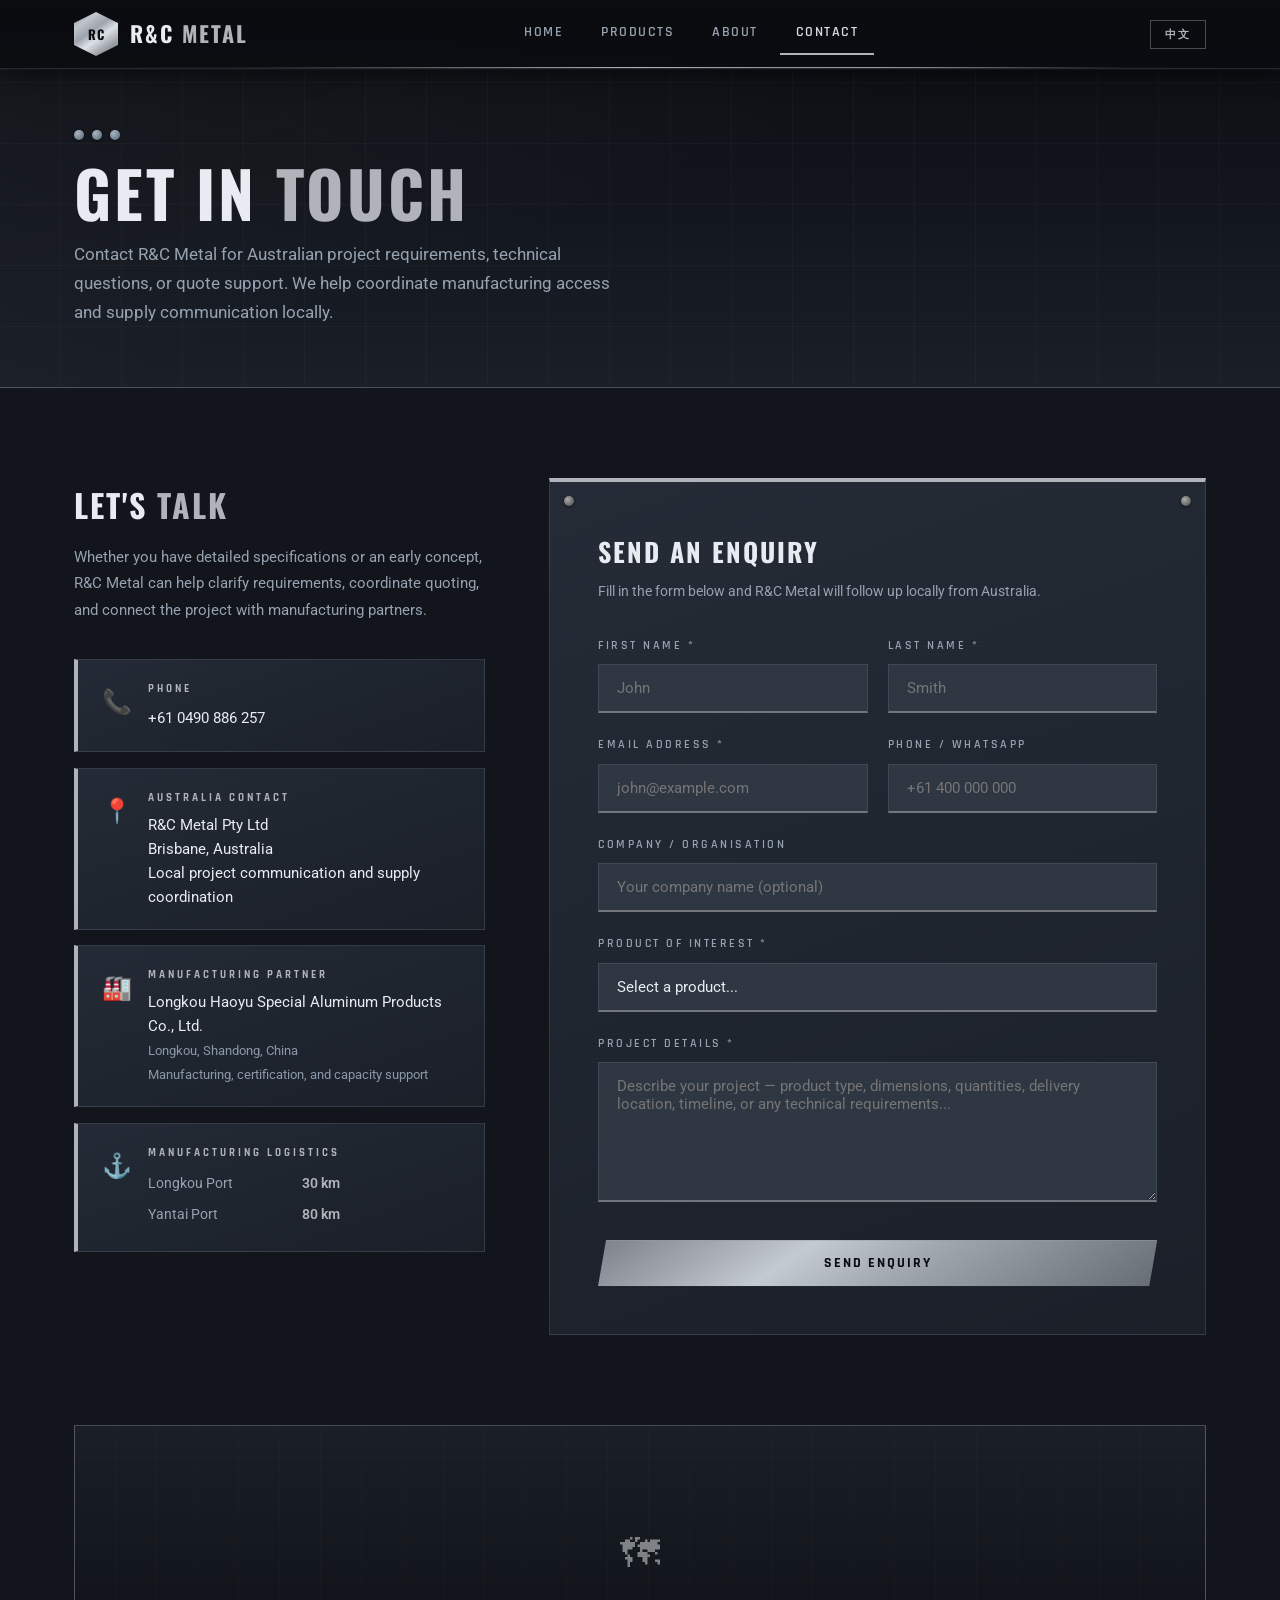
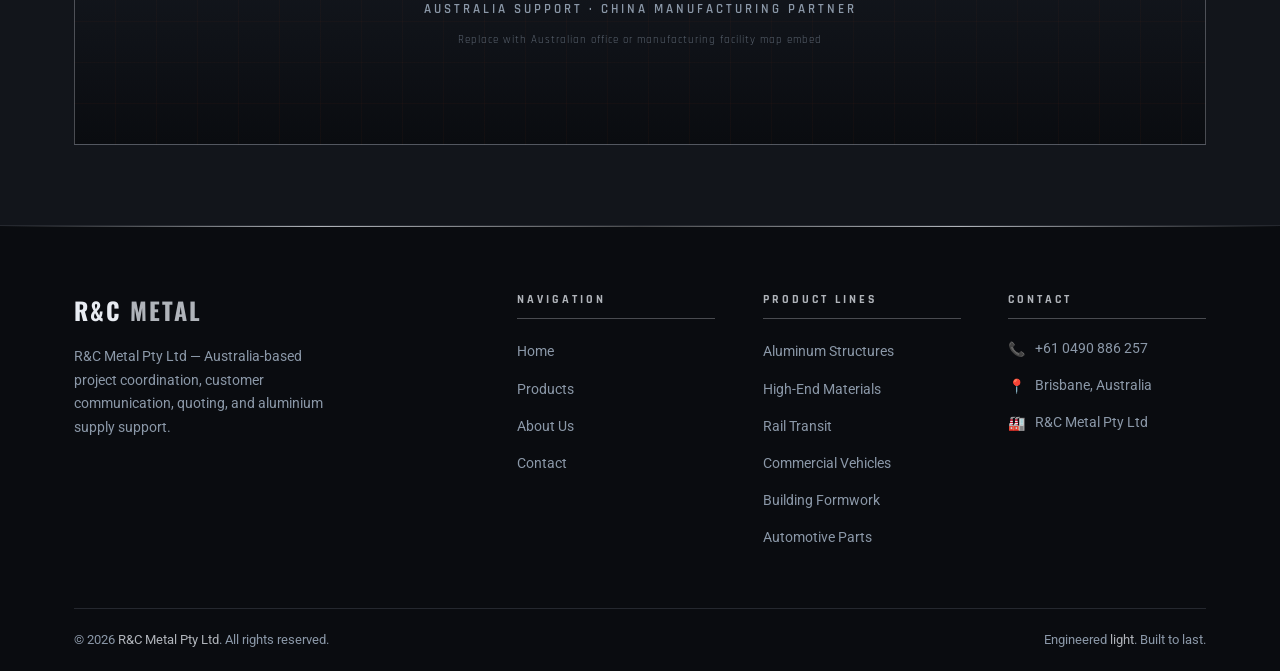
<file: contact.html>
<!DOCTYPE html>
<html lang="en">
<head>
  <meta charset="UTF-8" />
  <meta name="viewport" content="width=device-width, initial-scale=1.0" />
  <title>Contact — R&C Metal Pty Ltd</title>
  <meta name="description" content="Contact R&C Metal Pty Ltd in Australia for aluminium product enquiries, project coordination, quote support, and certified manufacturing supply access." />
  <link rel="stylesheet" href="style.css" />
  <style>
    /* ─── CONTACT-ONLY STYLES ────────────────────────────────── */

    .contact-section {
      padding: var(--section-pad);
      background: var(--bg-dark);
    }

    .contact-layout {
      display: grid;
      grid-template-columns: 1fr 1.6fr;
      gap: 64px;
      align-items: start;
    }

    /* ─── INFO PANEL ─────────────────────────────────────────── */
    .contact-info-panel {
      position: sticky;
      top: 88px;
    }

    .contact-info-panel h2 {
      font-family: var(--font-heading);
      font-size: 32px;
      font-weight: 700;
      letter-spacing: 2px;
      text-transform: uppercase;
      color: var(--text-primary);
      margin-bottom: 12px;
    }

    .contact-info-panel h2 span { color: var(--rust-primary); }

    .contact-info-panel > p {
      font-size: 15px;
      color: var(--text-secondary);
      line-height: 1.75;
      margin-bottom: 36px;
    }

    .info-block {
      background: linear-gradient(160deg, var(--bg-light), var(--bg-mid));
      border: 1px solid var(--border-steel);
      border-left: 4px solid var(--rust-primary);
      padding: 20px 24px;
      margin-bottom: 16px;
      display: flex;
      align-items: flex-start;
      gap: 16px;
    }

    .info-block .icon {
      font-size: 24px;
      flex-shrink: 0;
      margin-top: 2px;
    }

    .info-block h4 {
      font-family: var(--font-accent);
      font-size: 11px;
      font-weight: 700;
      letter-spacing: 3px;
      text-transform: uppercase;
      color: var(--rust-primary);
      margin-bottom: 5px;
    }

    .info-block p,
    .info-block a {
      font-size: 15px;
      color: var(--text-primary);
      text-decoration: none;
      line-height: 1.6;
    }

    .info-block a:hover { color: var(--rust-light); }

    /* Port distances table */
    .ports-grid {
      width: 100%;
      border-collapse: collapse;
      margin-top: 4px;
    }

    .ports-grid tr td {
      font-size: 14px;
      color: var(--text-secondary);
      padding: 4px 0;
    }

    .ports-grid tr td:last-child {
      text-align: right;
      color: var(--rust-primary);
      font-weight: 600;
    }

    /* ─── FORM PANEL ─────────────────────────────────────────── */
    .contact-form-panel {
      background: linear-gradient(160deg, var(--bg-light) 0%, var(--bg-mid) 100%);
      border: 1px solid var(--border-steel);
      border-top: 4px solid var(--rust-primary);
      padding: 48px;
      position: relative;
      overflow: hidden;
    }

    .contact-form-panel::before {
      content: '';
      position: absolute;
      inset: 0;
      background: repeating-linear-gradient(
        0deg, transparent, transparent 3px,
        rgba(255,255,255,0.012) 3px, rgba(255,255,255,0.012) 4px
      );
      pointer-events: none;
    }

    .form-rivet-tl, .form-rivet-tr {
      position: absolute;
      width: 10px;
      height: 10px;
      border-radius: 50%;
      background: radial-gradient(circle at 35% 35%, #aaa, #444);
      box-shadow: 0 1px 3px rgba(0,0,0,0.6);
    }
    .form-rivet-tl { top: 14px; left: 14px; }
    .form-rivet-tr { top: 14px; right: 14px; }

    .contact-form-panel h2 {
      font-family: var(--font-heading);
      font-size: 26px;
      font-weight: 700;
      letter-spacing: 2px;
      text-transform: uppercase;
      color: var(--text-primary);
      margin-bottom: 6px;
      position: relative;
    }

    .contact-form-panel > p {
      font-size: 14px;
      color: var(--text-secondary);
      margin-bottom: 32px;
      position: relative;
    }

    .form-row {
      display: grid;
      grid-template-columns: 1fr 1fr;
      gap: 20px;
    }

    .form-submit {
      margin-top: 8px;
      width: 100%;
      justify-content: center;
    }

    /* Success message (hidden by default) */
    .form-success {
      display: none;
      text-align: center;
      padding: 40px 20px;
    }

    .form-success-icon {
      font-size: 56px;
      margin-bottom: 16px;
      display: block;
    }

    .form-success h3 {
      font-family: var(--font-heading);
      font-size: 26px;
      font-weight: 700;
      letter-spacing: 2px;
      text-transform: uppercase;
      color: var(--text-primary);
      margin-bottom: 10px;
    }

    .form-success p {
      font-size: 15px;
      color: var(--text-secondary);
    }

    /* ─── MAP PLACEHOLDER ─────────────────────────────────────── */
    .map-section {
      padding: 0 0 80px;
      background: var(--bg-dark);
    }

    .map-placeholder {
      background:
        repeating-linear-gradient(
          0deg, transparent, transparent 40px,
          rgba(196, 80, 30, 0.04) 40px, rgba(196, 80, 30, 0.04) 41px
        ),
        repeating-linear-gradient(
          90deg, transparent, transparent 40px,
          rgba(196, 80, 30, 0.04) 40px, rgba(196, 80, 30, 0.04) 41px
        ),
        linear-gradient(180deg, var(--bg-mid), var(--bg-darkest));
      height: 320px;
      border: 1px solid var(--border-rust);
      display: flex;
      align-items: center;
      justify-content: center;
      flex-direction: column;
      gap: 10px;
    }

    .map-placeholder .map-icon { font-size: 40px; filter: grayscale(0.5) opacity(0.5); }

    .map-placeholder p {
      font-family: var(--font-accent);
      font-size: 13px;
      font-weight: 600;
      letter-spacing: 3px;
      text-transform: uppercase;
      color: var(--text-muted);
    }

    .map-placeholder .map-sub {
      font-family: var(--font-accent);
      font-size: 11px;
      color: var(--text-muted);
      letter-spacing: 1px;
      opacity: 0.6;
    }

    @media (max-width: 900px) {
      .contact-layout { grid-template-columns: 1fr; gap: 40px; }
      .contact-info-panel { position: static; }
      .form-row { grid-template-columns: 1fr; }
      .contact-form-panel { padding: 32px 24px; }
    }
  </style>
</head>
<body>

  <!-- ═══════════════════════════════════════════════════════════
       NAVIGATION
  ════════════════════════════════════════════════════════════ -->
  <nav>
    <div class="nav-inner">
      <a href="index.html" class="nav-logo">
        <div class="logo-mark">RC</div>
        <span class="logo-text" data-zh="R&amp;C <span>金属</span>">R&amp;C <span>Metal</span></span>
      </a>
      <button class="nav-toggle" onclick="this.nextElementSibling.classList.toggle('open')" aria-label="Menu">
        <span></span><span></span><span></span>
      </button>
      <ul class="nav-links">
        <li><a href="index.html" data-zh="首页">Home</a></li>
        <li><a href="services.html" data-zh="产品">Products</a></li>
        <li><a href="about.html" data-zh="关于我们">About</a></li>
        <li><a href="contact.html" class="active" data-zh="联系我们">Contact</a></li>
      </ul>
      <button class="lang-btn" onclick="toggleLang()">中文</button>
    </div>
  </nav>

  <!-- ═══════════════════════════════════════════════════════════
       PAGE HERO
  ════════════════════════════════════════════════════════════ -->
  <section class="page-hero">
    <div class="container">
      <div class="page-hero-content">
        <div class="rivets">
          <div class="rivet"></div>
          <div class="rivet"></div>
          <div class="rivet"></div>
        </div>
        <h1 data-zh="联系 <span>我们</span>">Get in <span>Touch</span></h1>
        <p data-zh="欢迎就澳洲项目需求、技术参数或报价事宜与 R&amp;C Metal 联系，我们将在本地协助对接制造资源并跟进供应沟通。">Contact R&C Metal for Australian project requirements, technical questions, or quote support. We help coordinate manufacturing access and supply communication locally.</p>
      </div>
    </div>
  </section>

  <!-- ═══════════════════════════════════════════════════════════
       CONTACT LAYOUT
  ════════════════════════════════════════════════════════════ -->
  <section class="contact-section">
    <div class="container">
      <div class="contact-layout">

        <!-- LEFT: Contact Info -->
        <div class="contact-info-panel">
          <h2 data-zh="开始 <span>合作</span>">Let's <span>Talk</span></h2>
          <p data-zh="无论您已有详细规格还是只有初步设想，R&amp;C Metal 都可在澳洲本地协助整理需求、协调报价并对接制造合作方。">Whether you have detailed specifications or an early concept, R&C Metal can help clarify requirements, coordinate quoting, and connect the project with manufacturing partners.</p>

          <div class="info-block">
            <span class="icon">&#128222;</span>
            <div>
              <h4 data-zh="电话">Phone</h4>
              <a href="tel:+610490886257">+61 0490 886 257</a>
            </div>
          </div>

          <div class="info-block">
            <span class="icon">&#128205;</span>
            <div>
              <h4 data-zh="澳洲对接">Australia Contact</h4>
              <p data-zh="R&amp;C Metal Pty Ltd<br>澳大利亚布里斯班<br>负责本地项目沟通与供应协调">R&C Metal Pty Ltd<br>Brisbane, Australia<br>Local project communication and supply coordination</p>
            </div>
          </div>

          <div class="info-block">
            <span class="icon">&#127981;</span>
            <div>
              <h4 data-zh="制造合作方">Manufacturing Partner</h4>
              <p data-zh="龙口昊宇特种铝制品有限公司<br><span style='color:var(--text-muted);font-size:13px;'>中国山东省龙口市</span><br><span style='color:var(--text-muted);font-size:13px;'>生产制造、认证与产能支持</span>">Longkou Haoyu Special Aluminum Products Co., Ltd.<br><span style="color:var(--text-muted);font-size:13px;">Longkou, Shandong, China</span><br><span style="color:var(--text-muted);font-size:13px;">Manufacturing, certification, and capacity support</span></p>
            </div>
          </div>

          <div class="info-block">
            <span class="icon">&#9875;</span>
            <div>
              <h4 data-zh="制造物流">Manufacturing Logistics</h4>
              <table class="ports-grid">
                <tr><td data-zh="龙口港">Longkou Port</td><td>30 km</td></tr>
                <tr><td data-zh="烟台港">Yantai Port</td><td>80 km</td></tr>
              </table>
            </div>
          </div>
        </div>

        <!-- RIGHT: Contact Form -->
        <div class="contact-form-panel">
          <div class="form-rivet-tl"></div>
          <div class="form-rivet-tr"></div>

          <h2 data-zh="发送询盘">Send an Enquiry</h2>
          <p data-zh="请填写以下表单，R&amp;C Metal 将在澳洲本地跟进您的询盘。">Fill in the form below and R&C Metal will follow up locally from Australia.</p>

          <form id="contactForm" onsubmit="handleSubmit(event)" novalidate>
            <div class="form-row">
              <div class="form-group">
                <label for="firstName" data-zh="名 *">First Name *</label>
                <input type="text" id="firstName" name="firstName" placeholder="John"
                  data-zh-ph data-zh-placeholder="名字" required />
              </div>
              <div class="form-group">
                <label for="lastName" data-zh="姓 *">Last Name *</label>
                <input type="text" id="lastName" name="lastName" placeholder="Smith"
                  data-zh-ph data-zh-placeholder="姓氏" required />
              </div>
            </div>

            <div class="form-row">
              <div class="form-group">
                <label for="email" data-zh="电子邮箱 *">Email Address *</label>
                <input type="email" id="email" name="email" placeholder="john@example.com"
                  data-zh-ph data-zh-placeholder="your@email.com" required />
              </div>
              <div class="form-group">
                <label for="phone" data-zh="电话 / WhatsApp">Phone / WhatsApp</label>
                <input type="tel" id="phone" name="phone" placeholder="+61 400 000 000"
                  data-zh-ph data-zh-placeholder="+61 400 000 000" />
              </div>
            </div>

            <div class="form-group">
              <label for="company" data-zh="公司 / 机构">Company / Organisation</label>
              <input type="text" id="company" name="company" placeholder="Your company name (optional)"
                data-zh-ph data-zh-placeholder="贵公司名称（选填）" />
            </div>

            <div class="form-group">
              <label for="product" data-zh="感兴趣的产品 *">Product of Interest *</label>
              <select id="product" name="product" required>
                <option value="" disabled selected data-zh="请选择产品...">Select a product...</option>
                <option value="footbridge" data-zh="铝合金人行天桥">Aluminum Pedestrian Footbridges</option>
                <option value="dome" data-zh="铝合金穹顶结构">Aluminum Dome Structures</option>
                <option value="helipad" data-zh="直升机停机坪">Helicopter Helipads</option>
                <option value="corridor" data-zh="连廊桥梁">Connecting Corridor Bridges</option>
                <option value="tower" data-zh="观景塔 / 瞭望塔">Observation &amp; Lookout Towers</option>
                <option value="rail" data-zh="轨道交通零部件">Rail Transit Components</option>
                <option value="automotive" data-zh="汽车 / 新能源汽车零部件">Automotive / NEV Components</option>
                <option value="commercial" data-zh="商用车车身零部件">Commercial Vehicle Components</option>
                <option value="extrusion" data-zh="定制挤压型材">Custom Extrusion Profiles</option>
                <option value="other" data-zh="其他 / 待定">Other / Not Sure</option>
              </select>
            </div>

            <div class="form-group">
              <label for="message" data-zh="项目详情 *">Project Details *</label>
              <textarea id="message" name="message"
                placeholder="Describe your project — product type, dimensions, quantities, delivery location, timeline, or any technical requirements..."
                data-zh-ph data-zh-placeholder="请描述您的项目——产品类型、尺寸规格、数量、交货地点、工期要求或其他技术细节……"
                required></textarea>
            </div>

            <button type="submit" class="btn btn-primary form-submit" data-zh="发送询盘">
              Send Enquiry
            </button>
          </form>

          <!-- Success Message -->
          <div class="form-success" id="formSuccess">
            <span class="form-success-icon">&#9989;</span>
            <h3 data-zh="询盘已发送！">Enquiry Sent!</h3>
            <p data-zh="感谢您的联系！R&amp;C Metal 将在澳洲本地审阅并回复您的询盘。">Thank you for reaching out. R&C Metal will review your enquiry and respond from Australia.</p>
          </div>
        </div>

      </div>
    </div>
  </section>

  <!-- ═══════════════════════════════════════════════════════════
       MAP PLACEHOLDER
  ════════════════════════════════════════════════════════════ -->
  <div class="map-section">
    <div class="container">
      <div class="map-placeholder">
        <span class="map-icon">&#128506;</span>
        <p data-zh="澳洲本地对接 · 中国制造合作方">Australia Support · China Manufacturing Partner</p>
        <span class="map-sub" data-zh="可替换为澳洲公司或制造工厂地图嵌入代码">Replace with Australian office or manufacturing facility map embed</span>
      </div>
    </div>
  </div>

  <!-- ═══════════════════════════════════════════════════════════
       FOOTER
  ════════════════════════════════════════════════════════════ -->
  <footer>
    <div class="container">
      <div class="footer-grid">
        <div class="footer-brand">
          <span class="logo-text" data-zh="R&amp;C <span>金属</span>">R&amp;C <span>Metal</span></span>
          <p data-zh="R&amp;C Metal Pty Ltd — 澳洲本地项目对接、客户沟通、报价协调与铝合金产品供应支持。">R&amp;C Metal Pty Ltd — Australia-based project coordination, customer communication, quoting, and aluminium supply support.</p>
        </div>
        <div class="footer-col">
          <h4 data-zh="导航">Navigation</h4>
          <ul>
            <li><a href="index.html" data-zh="首页">Home</a></li>
            <li><a href="services.html" data-zh="产品">Products</a></li>
            <li><a href="about.html" data-zh="关于我们">About Us</a></li>
            <li><a href="contact.html" data-zh="联系我们">Contact</a></li>
          </ul>
        </div>
        <div class="footer-col">
          <h4 data-zh="产品板块">Product Lines</h4>
          <ul>
            <li><a href="services.html" data-zh="铝结构产品板块">Aluminum Structures</a></li>
            <li><a href="services.html" data-zh="高端铝材料板块">High-End Materials</a></li>
            <li><a href="services.html" data-zh="轨道交通深加工板块">Rail Transit</a></li>
            <li><a href="services.html" data-zh="铝合金商用车板块">Commercial Vehicles</a></li>
            <li><a href="services.html" data-zh="铝合金建筑模板板块">Building Formwork</a></li>
            <li><a href="services.html" data-zh="铝汽车零部件板块">Automotive Parts</a></li>
          </ul>
        </div>
        <div class="footer-col">
          <h4 data-zh="联系方式">Contact</h4>
          <div class="footer-contact-item">
            <span class="icon">&#128222;</span>
            <span>+61 0490 886 257</span>
          </div>
          <div class="footer-contact-item">
            <span class="icon">&#128205;</span>
            <span data-zh="澳大利亚布里斯班">Brisbane, Australia</span>
          </div>
          <div class="footer-contact-item">
            <span class="icon">&#127981;</span>
            <span data-zh="R&amp;C Metal Pty Ltd">R&amp;C Metal Pty Ltd</span>
          </div>
        </div>
      </div>
      <div class="footer-bottom">
        <p data-zh="&copy; 2026 <span>R&amp;C Metal Pty Ltd</span>. 版权所有。">&copy; 2026 <span>R&amp;C Metal Pty Ltd</span>. All rights reserved.</p>
        <p data-zh="精工 <span>轻量</span>，历久弥坚。">Engineered <span>light</span>. Built to last.</p>
      </div>
    </div>
  </footer>

  <script>
    function handleSubmit(e) {
      e.preventDefault();
      const form = document.getElementById('contactForm');
      const success = document.getElementById('formSuccess');
      form.style.display = 'none';
      success.style.display = 'block';
    }
  </script>
  <script src="lang.js"></script>
  <script src="animations.js"></script>
</body>
</html>
</file>
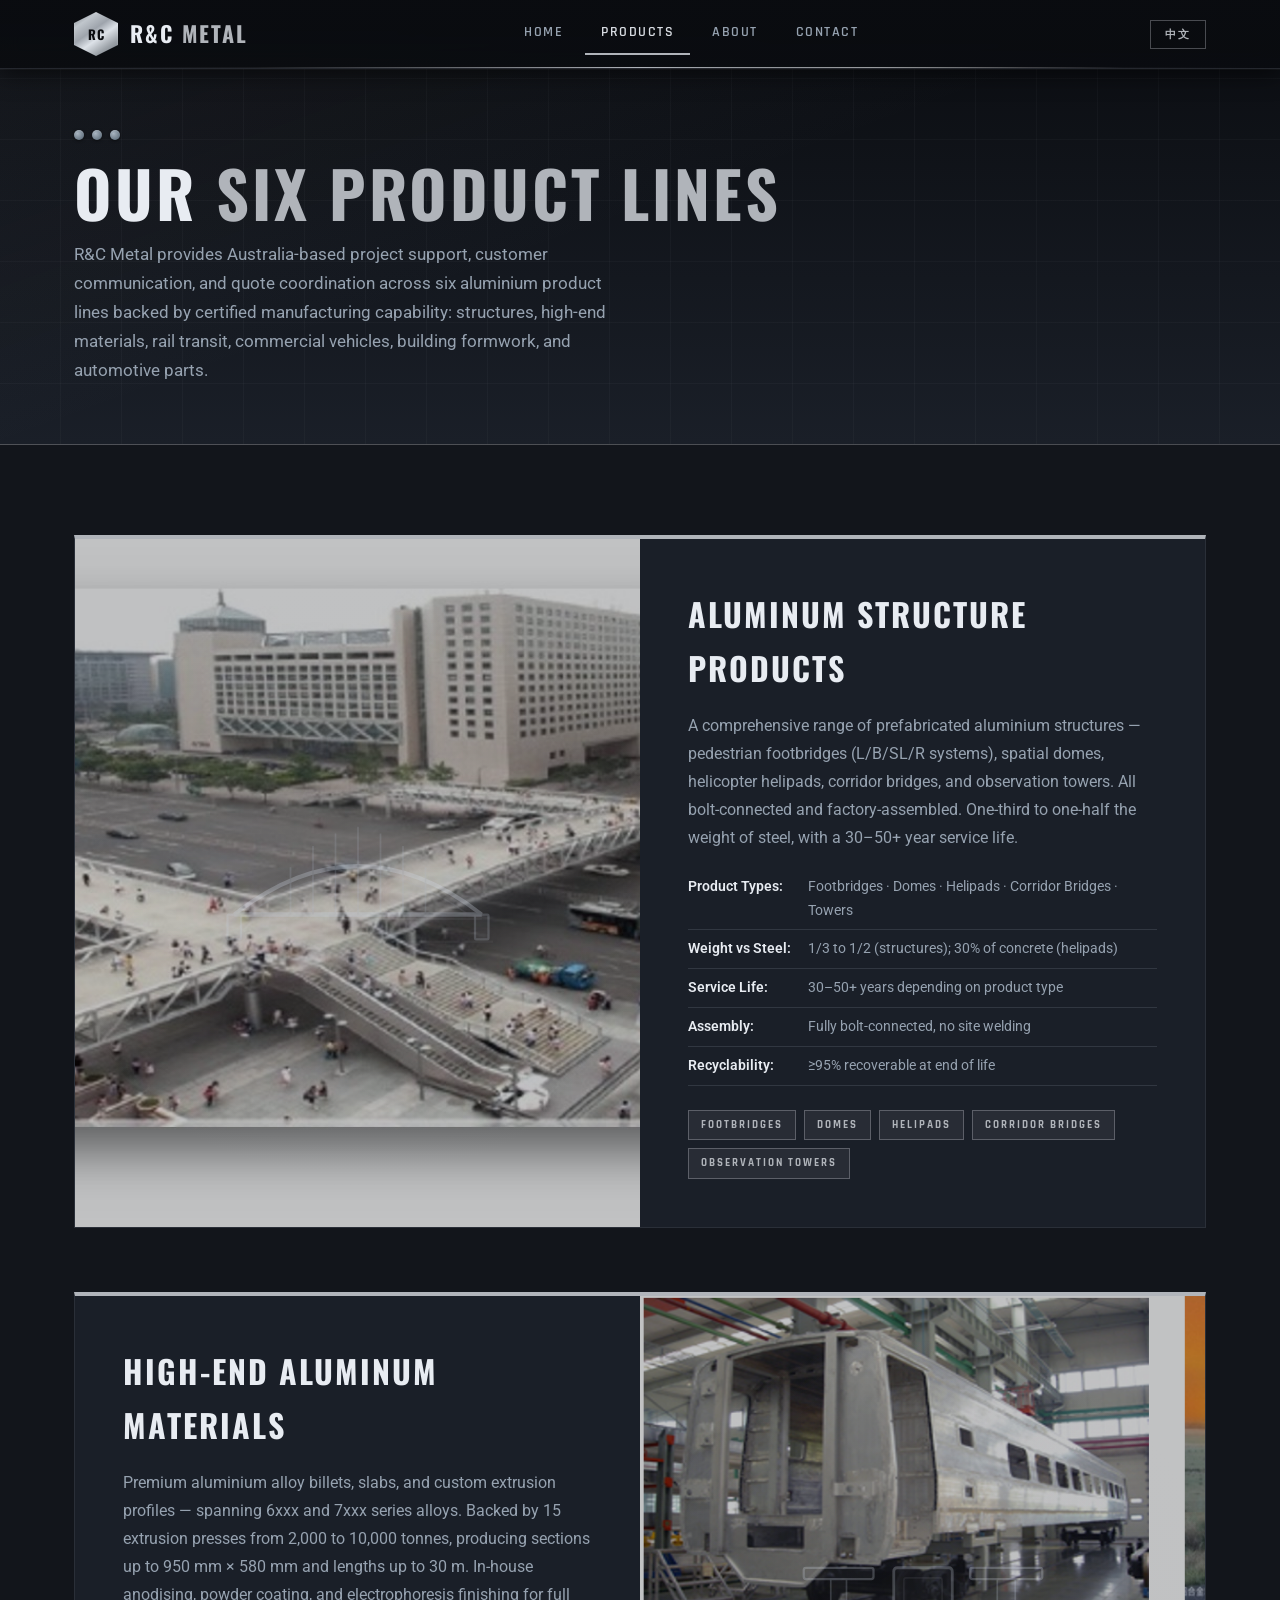
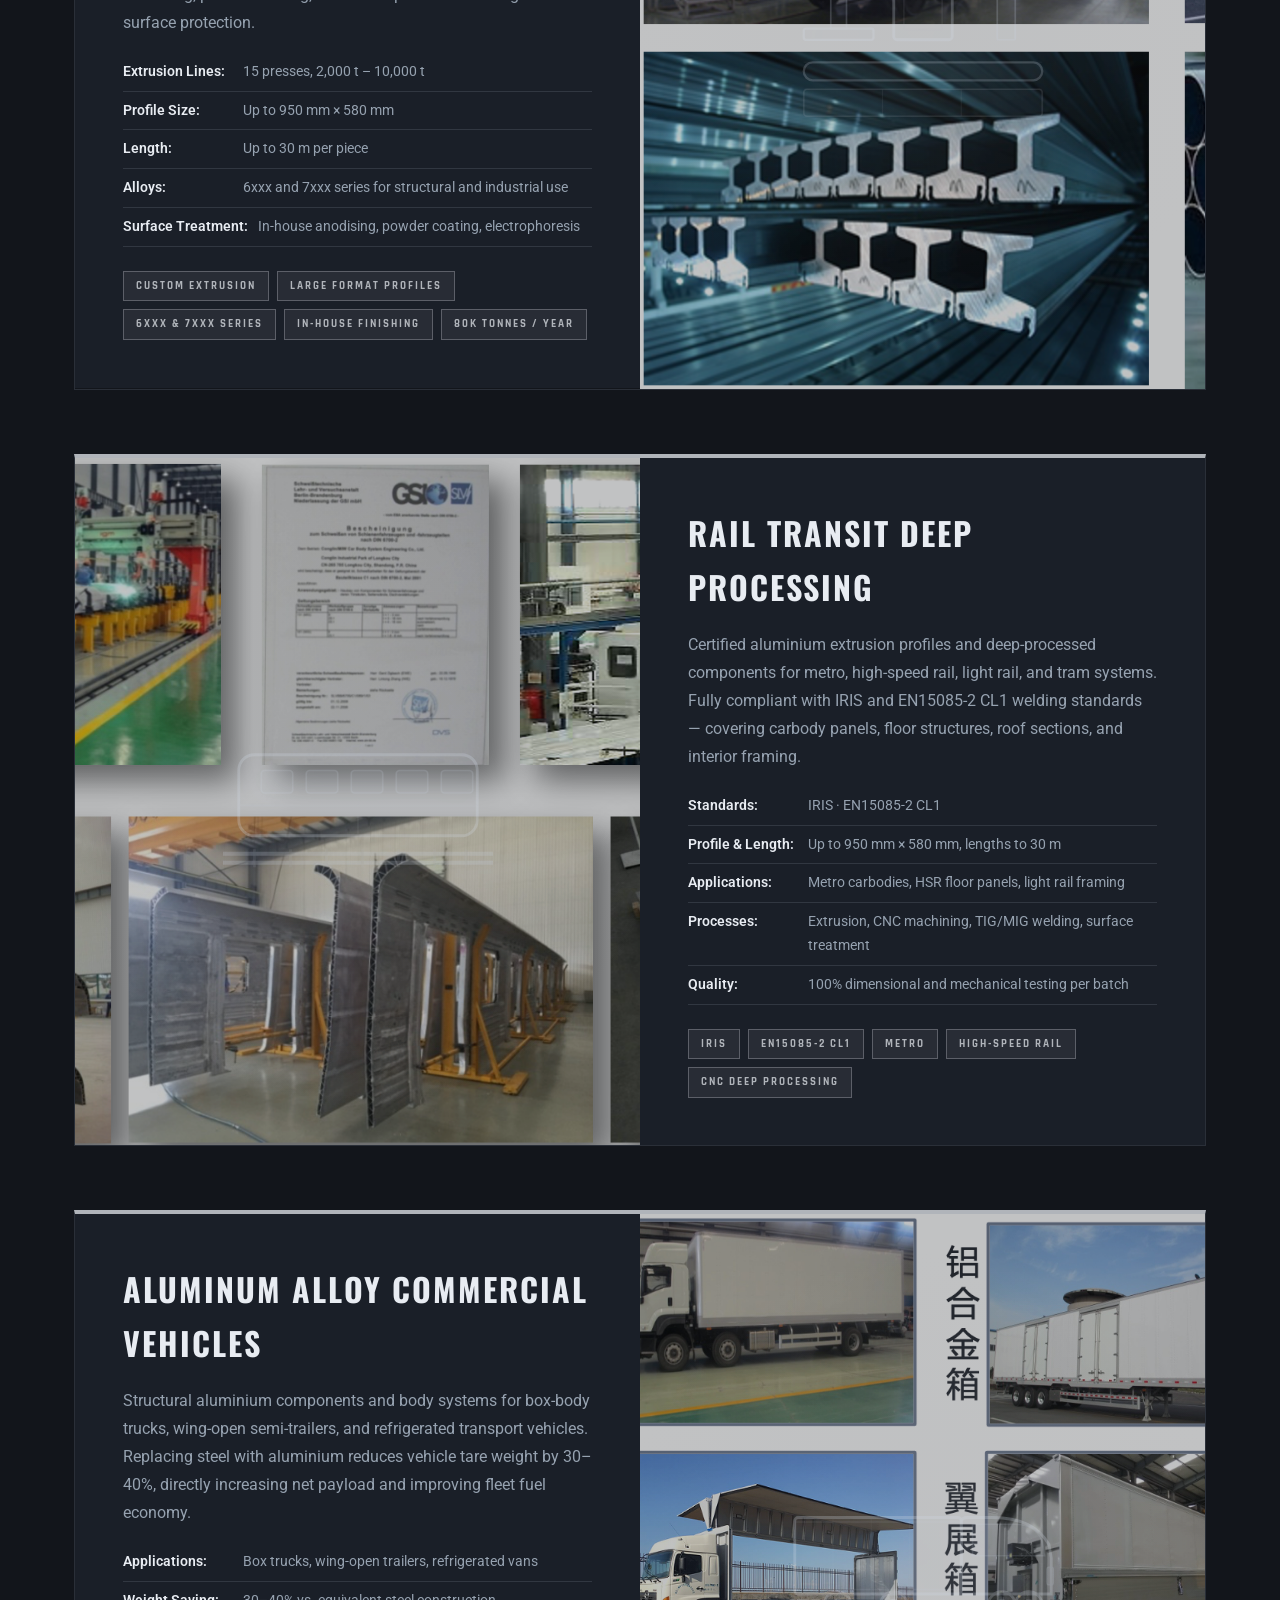
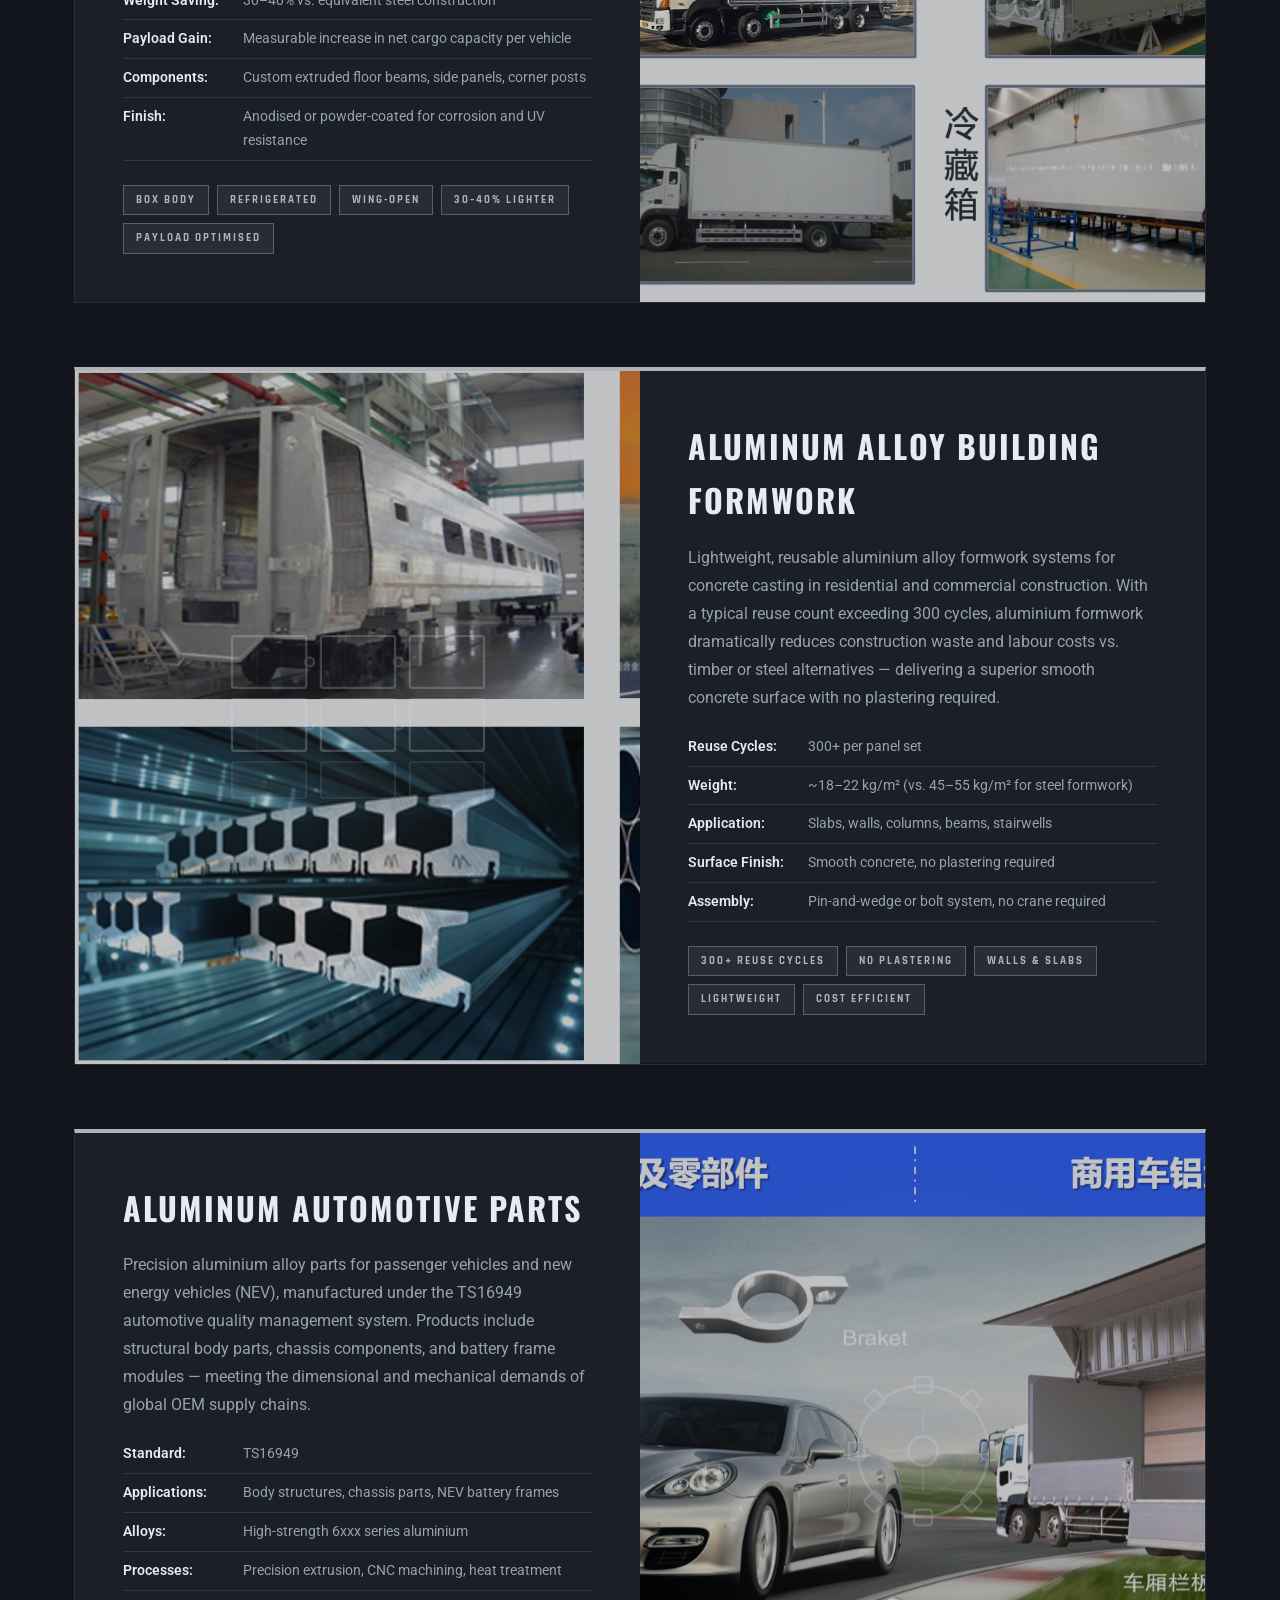
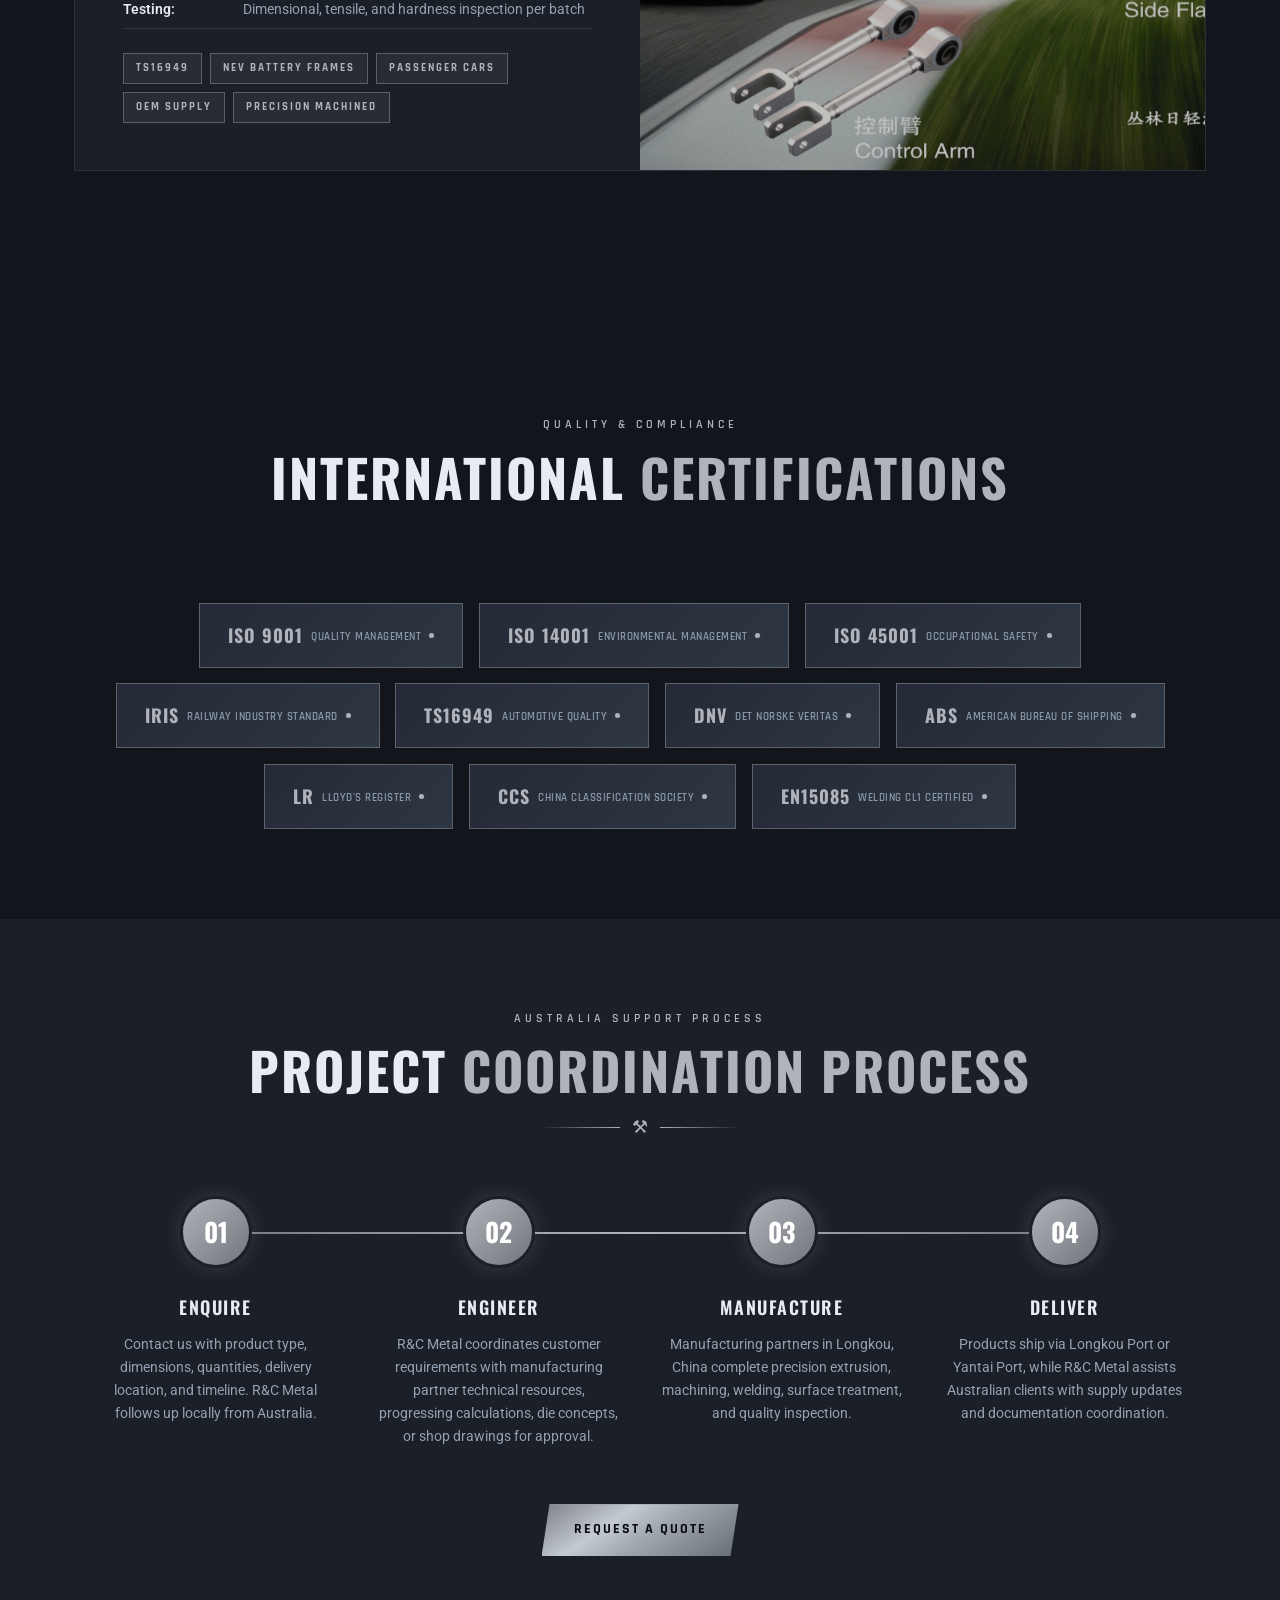
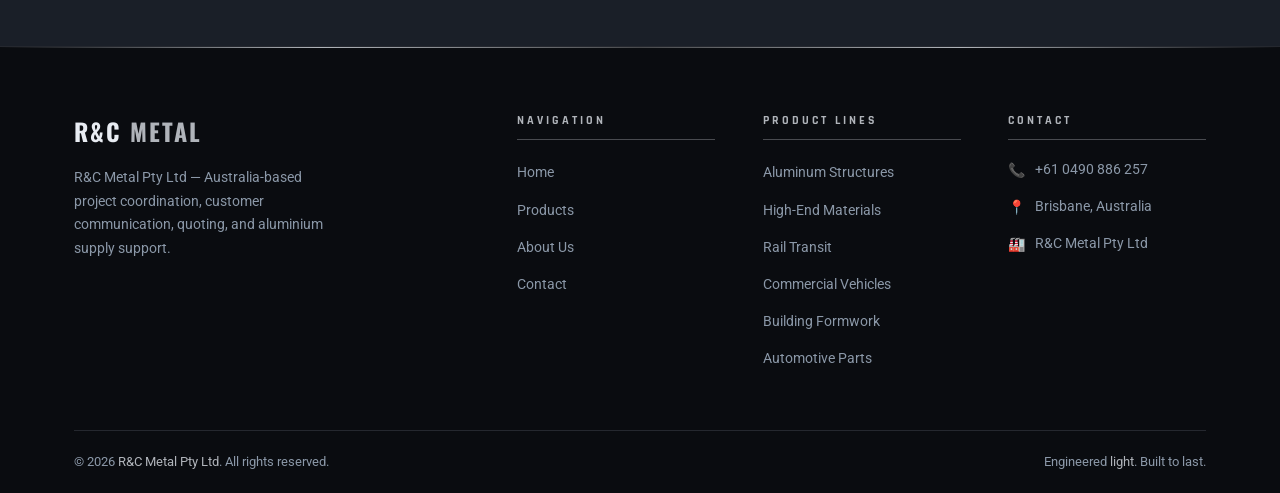
<file: services.html>
<!DOCTYPE html>
<html lang="en">
<head>
  <meta charset="UTF-8" />
  <meta name="viewport" content="width=device-width, initial-scale=1.0" />
  <title>Products — R&C Metal Pty Ltd</title>
  <meta name="description" content="Six aluminium product lines available through R&C Metal's Australia-based project coordination and certified manufacturing partner network." />
  <link rel="stylesheet" href="style.css" />
  <style>
    .services-main { padding: var(--section-pad); background: var(--bg-dark); }
    .service-feature { display: grid; grid-template-columns: 1fr 1fr; gap: 0; margin-bottom: 64px; border: 1px solid var(--border-steel); border-top: 4px solid var(--rust-primary); overflow: hidden; }
    .service-feature.reverse { direction: rtl; }
    .service-feature.reverse > * { direction: ltr; }
    .service-feature-visual { background: repeating-linear-gradient(0deg,transparent,transparent 4px,rgba(255,255,255,0.02) 4px,rgba(255,255,255,0.02) 5px), repeating-linear-gradient(90deg,transparent,transparent 20px,rgba(0,0,0,0.06) 20px,rgba(0,0,0,0.06) 21px), linear-gradient(135deg,var(--bg-panel) 0%,var(--bg-mid) 100%); min-height: 280px; display: flex; align-items: center; justify-content: center; font-size: 80px; position: relative; overflow: hidden; }
    .service-feature-visual::after { content: ''; position: absolute; inset: 0; background: radial-gradient(circle at center,rgba(176,180,186,0.10),transparent 70%); }
    .service-feature-visual svg { width: 70%; max-width: 270px; opacity: 0.88; filter: drop-shadow(0 0 18px rgba(176,185,200,0.18)); position: relative; z-index: 1; }
    /* ─── 产品图片 SERVICE IMAGES ───────────────────────── */
    .service-img { position: absolute; inset: 0; width: 100%; height: 100%; object-fit: cover; opacity: 0.75; z-index: 0; }
    .service-feature-visual:has(.service-img) { background: var(--bg-darkest); }
    .service-feature-visual:has(.service-img) svg { opacity: 0.30; }
    .service-feature-content { background: var(--bg-mid); padding: 48px; }
    .service-feature-content h2 { font-family: var(--font-heading); font-size: 32px; font-weight: 700; letter-spacing: 2px; text-transform: uppercase; color: var(--text-primary); margin-bottom: 16px; }
    .service-feature-content p { font-size: 16px; color: var(--text-secondary); line-height: 1.75; margin-bottom: 16px; }
    .spec-list { list-style: none; padding: 0; margin: 16px 0 24px; }
    .spec-list li { font-size: 14px; color: var(--text-secondary); padding: 7px 0; border-bottom: 1px solid var(--border-steel); display: flex; align-items: baseline; gap: 10px; }
    .spec-list li strong { color: var(--text-primary); font-weight: 600; min-width: 110px; }
    .service-tags { display: flex; flex-wrap: wrap; gap: 8px; margin-top: 20px; }
    .service-tag { font-family: var(--font-accent); font-size: 11px; font-weight: 700; letter-spacing: 2px; text-transform: uppercase; color: var(--silver-primary); background: rgba(176,180,186,0.09); border: 1px solid var(--border-silver); padding: 5px 12px; }
    .cert-section { padding: var(--section-pad); background: var(--bg-dark); }
    .cert-grid { display: flex; flex-wrap: wrap; gap: 16px; justify-content: center; margin-top: 48px; }
    .cert-badge { background: linear-gradient(135deg,var(--bg-light),var(--bg-panel)); border: 1px solid var(--border-rust); padding: 16px 28px; text-align: center; min-width: 120px; }
    .cert-badge .cert-name { font-family: var(--font-heading); font-size: 18px; font-weight: 800; color: var(--rust-primary); letter-spacing: 1px; display: block; }
    .cert-badge .cert-desc { font-size: 11px; color: var(--text-muted); margin-top: 4px; display: block; letter-spacing: 0.5px; }
    .process-section { padding: var(--section-pad); background: var(--bg-mid); }
    .process-steps { display: grid; grid-template-columns: repeat(4,1fr); gap: 0; position: relative; }
    .process-steps::before { content: ''; position: absolute; top: 36px; left: 10%; right: 10%; height: 2px; background: linear-gradient(90deg,var(--rust-dark),var(--rust-primary),var(--rust-dark)); }
    .process-step { text-align: center; padding: 0 20px; position: relative; }
    .step-number { width: 72px; height: 72px; border-radius: 50%; background: linear-gradient(135deg,var(--rust-primary),var(--rust-dark)); border: 3px solid var(--bg-mid); display: flex; align-items: center; justify-content: center; font-family: var(--font-heading); font-size: 26px; font-weight: 700; color: #fff; margin: 0 auto 24px; position: relative; z-index: 1; box-shadow: 0 0 20px var(--rust-glow); }
    .process-step h3 { font-family: var(--font-heading); font-size: 18px; font-weight: 600; letter-spacing: 1.5px; text-transform: uppercase; color: var(--text-primary); margin-bottom: 10px; }
    .process-step p { font-size: 14px; color: var(--text-secondary); line-height: 1.65; }
    @media (max-width: 900px) { .service-feature { grid-template-columns: 1fr; } .service-feature.reverse { direction: ltr; } .service-feature-visual { min-height: 180px; } .process-steps { grid-template-columns: 1fr 1fr; gap: 40px; } .process-steps::before { display: none; } }
    @media (max-width: 600px) { .process-steps { grid-template-columns: 1fr; } .service-feature-content { padding: 32px 24px; } }
  </style>
</head>
<body>

  <nav>
    <div class="nav-inner">
      <a href="index.html" class="nav-logo">
        <div class="logo-mark">RC</div>
        <span class="logo-text" data-zh="R&amp;C <span>金属</span>">R&amp;C <span>Metal</span></span>
      </a>
      <button class="nav-toggle" onclick="this.nextElementSibling.classList.toggle('open')" aria-label="Menu">
        <span></span><span></span><span></span>
      </button>
      <ul class="nav-links">
        <li><a href="index.html" data-zh="首页">Home</a></li>
        <li><a href="services.html" class="active" data-zh="产品">Products</a></li>
        <li><a href="about.html" data-zh="关于我们">About</a></li>
        <li><a href="contact.html" data-zh="联系我们">Contact</a></li>
      </ul>
      <button class="lang-btn" onclick="toggleLang()">中文</button>
    </div>
  </nav>

  <section class="page-hero">
    <div class="container">
      <div class="page-hero-content">
        <div class="rivets"><div class="rivet"></div><div class="rivet"></div><div class="rivet"></div></div>
        <h1 data-zh="我们的 <span>六大产品板块</span>">Our <span>Six Product Lines</span></h1>
        <p data-zh="R&amp;C Metal 在澳洲负责项目落地对接、客户沟通与报价协调，连接六大铝合金产品线及认证制造能力：铝结构产品、高端铝材料、轨道交通深加工、商用车、建筑模板及汽车零部件。">R&C Metal provides Australia-based project support, customer communication, and quote coordination across six aluminium product lines backed by certified manufacturing capability: structures, high-end materials, rail transit, commercial vehicles, building formwork, and automotive parts.</p>
      </div>
    </div>
  </section>

  <section class="services-main">
    <div class="container">

      <!-- 1 · 铝结构产品板块 -->
      <div class="service-feature">
        <div class="service-feature-visual">
          <img src="images/铝合金人行天桥  .jpg" alt="Aluminium footbridge and structural products" class="service-img">
          <svg viewBox="0 0 240 160" xmlns="http://www.w3.org/2000/svg" aria-hidden="true">
            <!-- Deck -->
            <line x1="10" y1="108" x2="230" y2="108" stroke="rgba(200,210,225,0.9)" stroke-width="4"/>
            <!-- Main arch -->
            <path d="M 10 108 Q 120 22 230 108" stroke="rgba(210,218,230,0.95)" stroke-width="3.5" fill="none"/>
            <!-- Inner parallel arch -->
            <path d="M 22 108 Q 120 36 218 108" stroke="rgba(176,185,200,0.28)" stroke-width="1.5" fill="none"/>
            <!-- Vertical hangers -->
            <line x1="60" y1="66" x2="60" y2="108" stroke="rgba(176,185,200,0.6)" stroke-width="1.5"/>
            <line x1="80" y1="47" x2="80" y2="108" stroke="rgba(176,185,200,0.6)" stroke-width="1.5"/>
            <line x1="100" y1="36" x2="100" y2="108" stroke="rgba(176,185,200,0.6)" stroke-width="1.5"/>
            <line x1="120" y1="30" x2="120" y2="108" stroke="rgba(176,185,200,0.6)" stroke-width="1.5"/>
            <line x1="140" y1="36" x2="140" y2="108" stroke="rgba(176,185,200,0.6)" stroke-width="1.5"/>
            <line x1="160" y1="47" x2="160" y2="108" stroke="rgba(176,185,200,0.6)" stroke-width="1.5"/>
            <line x1="180" y1="66" x2="180" y2="108" stroke="rgba(176,185,200,0.6)" stroke-width="1.5"/>
            <!-- Deck lower rail -->
            <line x1="10" y1="112" x2="230" y2="112" stroke="rgba(176,180,186,0.32)" stroke-width="1.5"/>
            <!-- Abutments -->
            <rect x="4" y="108" width="12" height="22" rx="1" fill="rgba(176,185,200,0.18)" stroke="rgba(200,210,225,0.7)" stroke-width="2"/>
            <rect x="224" y="108" width="12" height="22" rx="1" fill="rgba(176,185,200,0.18)" stroke="rgba(200,210,225,0.7)" stroke-width="2"/>
            <!-- Ground line -->
            <line x1="0" y1="132" x2="240" y2="132" stroke="rgba(176,180,186,0.22)" stroke-width="2"/>
          </svg>
        </div>
        <div class="service-feature-content">
          <h2 data-zh="铝结构产品板块">Aluminum Structure Products</h2>
          <p data-zh="预制铝合金结构产品全系列——包括人行天桥（L/B/SL/R体系）、空间穹顶、直升机停机坪、连廊天桥及瞭望塔。全部采用螺栓连接工厂预制，无需现场焊接，重量仅为同等钢结构的三分之一至二分之一，使用寿命30至50年以上。">A comprehensive range of prefabricated aluminium structures — pedestrian footbridges (L/B/SL/R systems), spatial domes, helicopter helipads, corridor bridges, and observation towers. All bolt-connected and factory-assembled. One-third to one-half the weight of steel, with a 30–50+ year service life.</p>
          <ul class="spec-list">
            <li><strong data-zh="产品类型：">Product Types:</strong> <span data-zh="人行天桥 · 穹顶 · 停机坪 · 连廊天桥 · 瞭望塔">Footbridges &middot; Domes &middot; Helipads &middot; Corridor Bridges &middot; Towers</span></li>
            <li><strong data-zh="重量优势：">Weight vs Steel:</strong> <span data-zh="1/3 至 1/2（结构类）；混凝土停机坪的30%">1/3 to 1/2 (structures); 30% of concrete (helipads)</span></li>
            <li><strong data-zh="使用寿命：">Service Life:</strong> <span data-zh="30–50年以上（按产品类型而定）">30–50+ years depending on product type</span></li>
            <li><strong data-zh="连接方式：">Assembly:</strong> <span data-zh="全螺栓连接，无需现场焊接">Fully bolt-connected, no site welding</span></li>
            <li><strong data-zh="可回收性：">Recyclability:</strong> <span data-zh="寿命终止时可回收率≥95%">&ge;95% recoverable at end of life</span></li>
          </ul>
          <div class="service-tags">
            <span class="service-tag" data-zh="人行天桥">Footbridges</span>
            <span class="service-tag" data-zh="铝合金穹顶">Domes</span>
            <span class="service-tag" data-zh="直升机停机坪">Helipads</span>
            <span class="service-tag" data-zh="连廊天桥">Corridor Bridges</span>
            <span class="service-tag" data-zh="瞭望塔">Observation Towers</span>
          </div>
        </div>
      </div>

      <!-- 2 · 高端铝材料板块 -->
      <div class="service-feature reverse">
        <div class="service-feature-visual">
          <img src="images/高端铝材料.png" alt="High-end aluminium extrusion profiles" class="service-img">
          <svg viewBox="0 0 240 160" xmlns="http://www.w3.org/2000/svg" aria-hidden="true">
            <!-- I-beam cross section -->
            <g transform="translate(14,14)">
              <rect x="0" y="0" width="62" height="10" rx="2" fill="rgba(176,185,200,0.16)" stroke="rgba(210,218,230,0.85)" stroke-width="2"/>
              <rect x="24" y="10" width="14" height="44" fill="rgba(176,185,200,0.12)" stroke="rgba(200,210,225,0.72)" stroke-width="1.5"/>
              <rect x="0" y="54" width="62" height="10" rx="2" fill="rgba(176,185,200,0.16)" stroke="rgba(210,218,230,0.85)" stroke-width="2"/>
              <line x1="0" y1="0" x2="62" y2="0" stroke="rgba(255,255,255,0.16)" stroke-width="1"/>
            </g>
            <!-- Hollow square tube -->
            <g transform="translate(94,14)">
              <rect x="0" y="0" width="52" height="64" rx="3" fill="rgba(176,185,200,0.09)" stroke="rgba(210,218,230,0.85)" stroke-width="2.5"/>
              <rect x="9" y="9" width="34" height="46" rx="2" fill="none" stroke="rgba(176,180,186,0.32)" stroke-width="1.5"/>
              <line x1="0" y1="0" x2="52" y2="0" stroke="rgba(255,255,255,0.16)" stroke-width="1"/>
            </g>
            <!-- T-section -->
            <g transform="translate(162,14)">
              <rect x="0" y="0" width="64" height="10" rx="2" fill="rgba(176,185,200,0.16)" stroke="rgba(210,218,230,0.85)" stroke-width="2"/>
              <rect x="24" y="10" width="16" height="54" rx="1" fill="rgba(176,185,200,0.12)" stroke="rgba(200,210,225,0.72)" stroke-width="1.5"/>
              <line x1="0" y1="0" x2="64" y2="0" stroke="rgba(255,255,255,0.16)" stroke-width="1"/>
            </g>
            <!-- Billet bars -->
            <rect x="14" y="98" width="212" height="16" rx="8" fill="rgba(176,185,200,0.12)" stroke="rgba(210,218,230,0.7)" stroke-width="2"/>
            <line x1="14" y1="98" x2="226" y2="98" stroke="rgba(255,255,255,0.13)" stroke-width="1"/>
            <rect x="14" y="122" width="212" height="24" rx="3" fill="rgba(176,185,200,0.09)" stroke="rgba(176,180,186,0.48)" stroke-width="1.5"/>
            <line x1="84" y1="122" x2="84" y2="146" stroke="rgba(176,180,186,0.28)" stroke-width="1"/>
            <line x1="154" y1="122" x2="154" y2="146" stroke="rgba(176,180,186,0.28)" stroke-width="1"/>
            <line x1="14" y1="122" x2="226" y2="122" stroke="rgba(255,255,255,0.1)" stroke-width="1"/>
          </svg>
        </div>
        <div class="service-feature-content">
          <h2 data-zh="高端铝材料板块">High-End Aluminum Materials</h2>
          <p data-zh="优质铝合金铸锭、板坯及定制挤压型材——涵盖6xxx和7xxx系列合金。依托15台挤压压机（2000吨至10000吨），可生产截面最大950mm×580mm、长度最长30m的型材，满足建筑、工业及结构领域最高标准要求。配备自有阳极氧化、粉末涂装及电泳涂装生产线，提供一站式表面处理服务。">Premium aluminium alloy billets, slabs, and custom extrusion profiles — spanning 6xxx and 7xxx series alloys. Backed by 15 extrusion presses from 2,000 to 10,000 tonnes, producing sections up to 950 mm × 580 mm and lengths up to 30 m. In-house anodising, powder coating, and electrophoresis finishing for full surface protection.</p>
          <ul class="spec-list">
            <li><strong data-zh="挤压生产线：">Extrusion Lines:</strong> <span data-zh="15台，2000–10000吨">15 presses, 2,000 t – 10,000 t</span></li>
            <li><strong data-zh="截面尺寸：">Profile Size:</strong> <span data-zh="截面最大950mm×580mm">Up to 950 mm &times; 580 mm</span></li>
            <li><strong data-zh="型材长度：">Length:</strong> <span data-zh="最长30m每根">Up to 30 m per piece</span></li>
            <li><strong data-zh="合金系列：">Alloys:</strong> <span data-zh="6xxx系和7xxx系结构及工业用铝">6xxx and 7xxx series for structural and industrial use</span></li>
            <li><strong data-zh="表面处理：">Surface Treatment:</strong> <span data-zh="自有阳极氧化、粉末涂装及电泳涂装生产线">In-house anodising, powder coating, electrophoresis</span></li>
          </ul>
          <div class="service-tags">
            <span class="service-tag" data-zh="定制挤压型材">Custom Extrusion</span>
            <span class="service-tag" data-zh="大截面型材">Large Format Profiles</span>
            <span class="service-tag" data-zh="6xxx &amp; 7xxx系列">6xxx &amp; 7xxx Series</span>
            <span class="service-tag" data-zh="自有表面处理">In-House Finishing</span>
            <span class="service-tag" data-zh="年产能8万吨">80K Tonnes / Year</span>
          </div>
        </div>
      </div>

      <!-- 3 · 轨道交通深加工板块 -->
      <div class="service-feature">
        <div class="service-feature-visual">
          <img src="images/轨道交通深加工.png" alt="Rail transit aluminium carbody components" class="service-img">
          <svg viewBox="0 0 240 160" xmlns="http://www.w3.org/2000/svg" aria-hidden="true">
            <!-- Train body -->
            <rect x="14" y="38" width="212" height="72" rx="14" fill="rgba(176,185,200,0.08)" stroke="rgba(210,218,230,0.85)" stroke-width="2.5"/>
            <!-- Cab nose detail -->
            <path d="M 14 52 Q 14 38 28 38" stroke="rgba(200,210,225,0.45)" stroke-width="1" fill="none"/>
            <path d="M 226 52 Q 226 38 212 38" stroke="rgba(200,210,225,0.45)" stroke-width="1" fill="none"/>
            <!-- Window row -->
            <rect x="34" y="52" width="28" height="20" rx="3" fill="rgba(176,185,200,0.22)" stroke="rgba(200,210,225,0.58)" stroke-width="1.5"/>
            <rect x="74" y="52" width="28" height="20" rx="3" fill="rgba(176,185,200,0.22)" stroke="rgba(200,210,225,0.58)" stroke-width="1.5"/>
            <rect x="114" y="52" width="28" height="20" rx="3" fill="rgba(176,185,200,0.22)" stroke="rgba(200,210,225,0.58)" stroke-width="1.5"/>
            <rect x="154" y="52" width="28" height="20" rx="3" fill="rgba(176,185,200,0.22)" stroke="rgba(200,210,225,0.58)" stroke-width="1.5"/>
            <rect x="194" y="52" width="28" height="20" rx="3" fill="rgba(176,185,200,0.22)" stroke="rgba(200,210,225,0.58)" stroke-width="1.5"/>
            <!-- Door -->
            <line x1="120" y1="78" x2="120" y2="110" stroke="rgba(176,180,186,0.28)" stroke-width="1.5"/>
            <!-- Chrome stripe -->
            <line x1="14" y1="83" x2="226" y2="83" stroke="rgba(200,210,225,0.22)" stroke-width="2"/>
            <!-- Rail tracks -->
            <line x1="0" y1="126" x2="240" y2="126" stroke="rgba(200,210,225,0.72)" stroke-width="3.5"/>
            <line x1="0" y1="134" x2="240" y2="134" stroke="rgba(200,210,225,0.72)" stroke-width="3.5"/>
            <!-- Sleepers -->
            <line x1="28" y1="122" x2="28" y2="138" stroke="rgba(176,180,186,0.4)" stroke-width="2.5"/>
            <line x1="60" y1="122" x2="60" y2="138" stroke="rgba(176,180,186,0.4)" stroke-width="2.5"/>
            <line x1="92" y1="122" x2="92" y2="138" stroke="rgba(176,180,186,0.4)" stroke-width="2.5"/>
            <line x1="124" y1="122" x2="124" y2="138" stroke="rgba(176,180,186,0.4)" stroke-width="2.5"/>
            <line x1="156" y1="122" x2="156" y2="138" stroke="rgba(176,180,186,0.4)" stroke-width="2.5"/>
            <line x1="188" y1="122" x2="188" y2="138" stroke="rgba(176,180,186,0.4)" stroke-width="2.5"/>
            <line x1="216" y1="122" x2="216" y2="138" stroke="rgba(176,180,186,0.4)" stroke-width="2.5"/>
          </svg>
        </div>
        <div class="service-feature-content">
          <h2 data-zh="轨道交通深加工板块">Rail Transit Deep Processing</h2>
          <p data-zh="为地铁、高铁、轻轨及有轨电车提供经认证的铝合金挤压型材及深加工组件，全面符合IRIS铁路行业标准及EN15085-2 CL1焊接标准，涵盖车体侧板、地板结构、屋顶型材及内装框架等各类产品。">Certified aluminium extrusion profiles and deep-processed components for metro, high-speed rail, light rail, and tram systems. Fully compliant with IRIS and EN15085-2 CL1 welding standards — covering carbody panels, floor structures, roof sections, and interior framing.</p>
          <ul class="spec-list">
            <li><strong data-zh="执行标准：">Standards:</strong> <span>IRIS &middot; EN15085-2 CL1</span></li>
            <li><strong data-zh="截面及长度：">Profile &amp; Length:</strong> <span data-zh="截面最大950×580mm，长度最长30m">Up to 950 mm &times; 580 mm, lengths to 30 m</span></li>
            <li><strong data-zh="适用车型：">Applications:</strong> <span data-zh="地铁车体、高铁地板、轻轨框架">Metro carbodies, HSR floor panels, light rail framing</span></li>
            <li><strong data-zh="工艺：">Processes:</strong> <span data-zh="挤压、CNC加工、TIG/MIG焊接、表面处理">Extrusion, CNC machining, TIG/MIG welding, surface treatment</span></li>
            <li><strong data-zh="检测：">Quality:</strong> <span data-zh="每批次100%尺寸及力学性能检测">100% dimensional and mechanical testing per batch</span></li>
          </ul>
          <div class="service-tags">
            <span class="service-tag">IRIS</span>
            <span class="service-tag">EN15085-2 CL1</span>
            <span class="service-tag" data-zh="地铁">Metro</span>
            <span class="service-tag" data-zh="高铁">High-Speed Rail</span>
            <span class="service-tag" data-zh="CNC深加工">CNC Deep Processing</span>
          </div>
        </div>
      </div>

      <!-- 4 · 铝合金商用车板块 -->
      <div class="service-feature reverse">
        <div class="service-feature-visual">
          <img src="images/铝合金商用车.png" alt="Aluminium commercial vehicle body systems" class="service-img">
          <svg viewBox="0 0 240 160" xmlns="http://www.w3.org/2000/svg" aria-hidden="true">
            <!-- Trailer box -->
            <rect x="6" y="44" width="148" height="68" rx="3" fill="rgba(176,185,200,0.08)" stroke="rgba(210,218,230,0.85)" stroke-width="2.5"/>
            <!-- Trailer panel ribs -->
            <line x1="40" y1="44" x2="40" y2="112" stroke="rgba(176,180,186,0.2)" stroke-width="1"/>
            <line x1="74" y1="44" x2="74" y2="112" stroke="rgba(176,180,186,0.2)" stroke-width="1"/>
            <line x1="108" y1="44" x2="108" y2="112" stroke="rgba(176,180,186,0.2)" stroke-width="1"/>
            <!-- Trailer chrome trim -->
            <line x1="6" y1="48" x2="154" y2="48" stroke="rgba(200,210,225,0.28)" stroke-width="1.5"/>
            <line x1="6" y1="108" x2="154" y2="108" stroke="rgba(200,210,225,0.28)" stroke-width="1.5"/>
            <!-- Cab -->
            <path d="M 154 80 L 154 48 Q 154 44 160 44 L 182 44 Q 218 44 232 68 L 234 80 L 234 112 L 154 112 Z" fill="rgba(176,185,200,0.1)" stroke="rgba(210,218,230,0.85)" stroke-width="2.5"/>
            <!-- Cab window -->
            <path d="M 164 50 L 164 78 L 228 78 L 226 65 Q 220 50 202 50 Z" fill="rgba(176,185,200,0.24)" stroke="rgba(200,210,225,0.52)" stroke-width="1.5"/>
            <!-- Headlight -->
            <rect x="230" y="88" width="6" height="16" rx="2" fill="rgba(210,218,230,0.35)" stroke="rgba(200,210,225,0.6)" stroke-width="1"/>
            <!-- Chassis line -->
            <line x1="6" y1="112" x2="234" y2="112" stroke="rgba(200,210,225,0.38)" stroke-width="1.5"/>
            <!-- Wheels -->
            <circle cx="44" cy="122" r="12" fill="rgba(176,185,200,0.09)" stroke="rgba(210,218,230,0.8)" stroke-width="2.5"/>
            <circle cx="44" cy="122" r="5" fill="rgba(176,185,200,0.2)" stroke="rgba(200,210,225,0.5)" stroke-width="1.5"/>
            <circle cx="94" cy="122" r="12" fill="rgba(176,185,200,0.09)" stroke="rgba(210,218,230,0.8)" stroke-width="2.5"/>
            <circle cx="94" cy="122" r="5" fill="rgba(176,185,200,0.2)" stroke="rgba(200,210,225,0.5)" stroke-width="1.5"/>
            <circle cx="190" cy="122" r="12" fill="rgba(176,185,200,0.09)" stroke="rgba(210,218,230,0.8)" stroke-width="2.5"/>
            <circle cx="190" cy="122" r="5" fill="rgba(176,185,200,0.2)" stroke="rgba(200,210,225,0.5)" stroke-width="1.5"/>
            <circle cx="214" cy="122" r="12" fill="rgba(176,185,200,0.09)" stroke="rgba(210,218,230,0.8)" stroke-width="2.5"/>
            <circle cx="214" cy="122" r="5" fill="rgba(176,185,200,0.2)" stroke="rgba(200,210,225,0.5)" stroke-width="1.5"/>
            <!-- Ground -->
            <line x1="0" y1="138" x2="240" y2="138" stroke="rgba(176,180,186,0.15)" stroke-width="1.5"/>
          </svg>
        </div>
        <div class="service-feature-content">
          <h2 data-zh="铝合金商用车板块">Aluminum Alloy Commercial Vehicles</h2>
          <p data-zh="为箱式货车、翼开启式半挂车及冷藏运输车提供铝合金车身系统及结构件。以铝替钢，可将车辆自重降低30%至40%，直接提升净载货量，并显著改善全队运营的燃油经济性。">Structural aluminium components and body systems for box-body trucks, wing-open semi-trailers, and refrigerated transport vehicles. Replacing steel with aluminium reduces vehicle tare weight by 30–40%, directly increasing net payload and improving fleet fuel economy.</p>
          <ul class="spec-list">
            <li><strong data-zh="适用车型：">Applications:</strong> <span data-zh="箱式货车、翼开启式半挂车、冷藏车">Box trucks, wing-open trailers, refrigerated vans</span></li>
            <li><strong data-zh="减重效果：">Weight Saving:</strong> <span data-zh="较同等钢结构减重30–40%">30–40% vs. equivalent steel construction</span></li>
            <li><strong data-zh="载重收益：">Payload Gain:</strong> <span data-zh="每车净载货量明显提升">Measurable increase in net cargo capacity per vehicle</span></li>
            <li><strong data-zh="构件：">Components:</strong> <span data-zh="定制挤压地板梁、侧板、立柱">Custom extruded floor beams, side panels, corner posts</span></li>
            <li><strong data-zh="表面处理：">Finish:</strong> <span data-zh="阳极氧化或粉末涂装，耐腐蚀及紫外线">Anodised or powder-coated for corrosion and UV resistance</span></li>
          </ul>
          <div class="service-tags">
            <span class="service-tag" data-zh="箱式车厢">Box Body</span>
            <span class="service-tag" data-zh="冷藏运输">Refrigerated</span>
            <span class="service-tag" data-zh="翼开启式">Wing-Open</span>
            <span class="service-tag" data-zh="减重30–40%">30–40% Lighter</span>
            <span class="service-tag" data-zh="载重优化">Payload Optimised</span>
          </div>
        </div>
      </div>

      <!-- 5 · 铝合金建筑模板板块 -->
      <div class="service-feature">
        <div class="service-feature-visual">
          <img src="images/高端铝材料.png" alt="Aluminium building formwork installation" class="service-img">
          <svg viewBox="0 0 240 160" xmlns="http://www.w3.org/2000/svg" aria-hidden="true">
            <!-- 3×3 formwork panel grid -->
            <!-- Top row -->
            <rect x="8" y="8" width="66" height="46" rx="2" fill="rgba(176,185,200,0.09)" stroke="rgba(210,218,230,0.82)" stroke-width="2"/>
            <rect x="87" y="8" width="66" height="46" rx="2" fill="rgba(176,185,200,0.09)" stroke="rgba(210,218,230,0.82)" stroke-width="2"/>
            <rect x="166" y="8" width="66" height="46" rx="2" fill="rgba(176,185,200,0.09)" stroke="rgba(210,218,230,0.82)" stroke-width="2"/>
            <!-- Middle row -->
            <rect x="8" y="64" width="66" height="46" rx="2" fill="rgba(176,185,200,0.09)" stroke="rgba(210,218,230,0.82)" stroke-width="2"/>
            <rect x="87" y="64" width="66" height="46" rx="2" fill="rgba(176,185,200,0.09)" stroke="rgba(210,218,230,0.82)" stroke-width="2"/>
            <rect x="166" y="64" width="66" height="46" rx="2" fill="rgba(176,185,200,0.09)" stroke="rgba(210,218,230,0.82)" stroke-width="2"/>
            <!-- Bottom row (partial) -->
            <rect x="8" y="120" width="66" height="32" rx="2" fill="rgba(176,185,200,0.07)" stroke="rgba(176,180,186,0.52)" stroke-width="1.5"/>
            <rect x="87" y="120" width="66" height="32" rx="2" fill="rgba(176,185,200,0.07)" stroke="rgba(176,180,186,0.52)" stroke-width="1.5"/>
            <rect x="166" y="120" width="66" height="32" rx="2" fill="rgba(176,185,200,0.07)" stroke="rgba(176,180,186,0.52)" stroke-width="1.5"/>
            <!-- Internal ribs -->
            <line x1="30" y1="8" x2="30" y2="54" stroke="rgba(176,180,186,0.2)" stroke-width="1"/>
            <line x1="52" y1="8" x2="52" y2="54" stroke="rgba(176,180,186,0.2)" stroke-width="1"/>
            <line x1="109" y1="8" x2="109" y2="54" stroke="rgba(176,180,186,0.2)" stroke-width="1"/>
            <line x1="131" y1="8" x2="131" y2="54" stroke="rgba(176,180,186,0.2)" stroke-width="1"/>
            <line x1="30" y1="64" x2="30" y2="110" stroke="rgba(176,180,186,0.2)" stroke-width="1"/>
            <line x1="52" y1="64" x2="52" y2="110" stroke="rgba(176,180,186,0.2)" stroke-width="1"/>
            <!-- Connector pins at panel joints -->
            <circle cx="77" cy="31" r="4" fill="rgba(176,185,200,0.24)" stroke="rgba(210,218,230,0.7)" stroke-width="2"/>
            <circle cx="156" cy="31" r="4" fill="rgba(176,185,200,0.24)" stroke="rgba(210,218,230,0.7)" stroke-width="2"/>
            <circle cx="77" cy="87" r="4" fill="rgba(176,185,200,0.24)" stroke="rgba(210,218,230,0.7)" stroke-width="2"/>
            <circle cx="156" cy="87" r="4" fill="rgba(176,185,200,0.24)" stroke="rgba(210,218,230,0.7)" stroke-width="2"/>
            <!-- Top highlight edges -->
            <line x1="8" y1="8" x2="74" y2="8" stroke="rgba(255,255,255,0.14)" stroke-width="1"/>
            <line x1="87" y1="8" x2="153" y2="8" stroke="rgba(255,255,255,0.14)" stroke-width="1"/>
            <line x1="166" y1="8" x2="232" y2="8" stroke="rgba(255,255,255,0.14)" stroke-width="1"/>
          </svg>
        </div>
        <div class="service-feature-content">
          <h2 data-zh="铝合金建筑模板板块">Aluminum Alloy Building Formwork</h2>
          <p data-zh="适用于住宅及商业建筑混凝土浇筑的轻量化可重复使用铝合金模板体系。典型使用次数超过300次，与木模板或钢模板相比，铝合金模板可显著降低建筑废料及人工成本，并提供优质的光滑混凝土表面效果，无需二次抹灰。">Lightweight, reusable aluminium alloy formwork systems for concrete casting in residential and commercial construction. With a typical reuse count exceeding 300 cycles, aluminium formwork dramatically reduces construction waste and labour costs vs. timber or steel alternatives — delivering a superior smooth concrete surface with no plastering required.</p>
          <ul class="spec-list">
            <li><strong data-zh="重复使用次数：">Reuse Cycles:</strong> <span data-zh="每套模板超过300次">300+ per panel set</span></li>
            <li><strong data-zh="模板重量：">Weight:</strong> <span data-zh="约18–22 kg/m²（钢模板为45–55 kg/m²）">~18–22 kg/m&sup2; (vs. 45–55 kg/m&sup2; for steel formwork)</span></li>
            <li><strong data-zh="适用部位：">Application:</strong> <span data-zh="楼板、墙体、柱、梁、楼梯井">Slabs, walls, columns, beams, stairwells</span></li>
            <li><strong data-zh="混凝土面层：">Surface Finish:</strong> <span data-zh="光滑混凝土成型，无需抹灰">Smooth concrete, no plastering required</span></li>
            <li><strong data-zh="安装方式：">Assembly:</strong> <span data-zh="销楔或螺栓连接，无需大型机械">Pin-and-wedge or bolt system, no crane required</span></li>
          </ul>
          <div class="service-tags">
            <span class="service-tag" data-zh="300次以上复用">300+ Reuse Cycles</span>
            <span class="service-tag" data-zh="无需抹灰">No Plastering</span>
            <span class="service-tag" data-zh="楼板与墙体">Walls &amp; Slabs</span>
            <span class="service-tag" data-zh="超轻量化">Lightweight</span>
            <span class="service-tag" data-zh="降低建设成本">Cost Efficient</span>
          </div>
        </div>
      </div>

      <!-- 6 · 铝汽车零部件板块 -->
      <div class="service-feature reverse">
        <div class="service-feature-visual">
          <img src="images/铝汽车零部件.png" alt="Precision aluminium automotive parts" class="service-img">
          <svg viewBox="0 0 240 160" xmlns="http://www.w3.org/2000/svg" aria-hidden="true">
            <!-- Outer gear ring -->
            <circle cx="120" cy="80" r="58" fill="rgba(176,185,200,0.05)" stroke="rgba(210,218,230,0.72)" stroke-width="2.5"/>
            <!-- Inner web ring -->
            <circle cx="120" cy="80" r="38" fill="rgba(176,185,200,0.08)" stroke="rgba(176,180,186,0.42)" stroke-width="1.5"/>
            <!-- Hub -->
            <circle cx="120" cy="80" r="13" fill="rgba(176,185,200,0.18)" stroke="rgba(210,218,230,0.85)" stroke-width="2.5"/>
            <!-- 8 gear teeth (N/S/E/W + diagonals) -->
            <rect x="112" y="14" width="16" height="14" rx="3" fill="rgba(176,185,200,0.2)" stroke="rgba(210,218,230,0.8)" stroke-width="2"/>
            <rect x="112" y="132" width="16" height="14" rx="3" fill="rgba(176,185,200,0.2)" stroke="rgba(210,218,230,0.8)" stroke-width="2"/>
            <rect x="54" y="72" width="14" height="16" rx="3" fill="rgba(176,185,200,0.2)" stroke="rgba(210,218,230,0.8)" stroke-width="2"/>
            <rect x="172" y="72" width="14" height="16" rx="3" fill="rgba(176,185,200,0.2)" stroke="rgba(210,218,230,0.8)" stroke-width="2"/>
            <rect x="70" y="28" width="14" height="14" rx="2.5" transform="rotate(-45 77 35)" fill="rgba(176,185,200,0.2)" stroke="rgba(210,218,230,0.8)" stroke-width="2"/>
            <rect x="156" y="28" width="14" height="14" rx="2.5" transform="rotate(45 163 35)" fill="rgba(176,185,200,0.2)" stroke="rgba(210,218,230,0.8)" stroke-width="2"/>
            <rect x="70" y="118" width="14" height="14" rx="2.5" transform="rotate(45 77 125)" fill="rgba(176,185,200,0.2)" stroke="rgba(210,218,230,0.8)" stroke-width="2"/>
            <rect x="156" y="118" width="14" height="14" rx="2.5" transform="rotate(-45 163 125)" fill="rgba(176,185,200,0.2)" stroke="rgba(210,218,230,0.8)" stroke-width="2"/>
            <!-- Spokes (N/S/E/W) -->
            <line x1="120" y1="44" x2="120" y2="67" stroke="rgba(200,210,225,0.42)" stroke-width="2"/>
            <line x1="120" y1="93" x2="120" y2="116" stroke="rgba(200,210,225,0.42)" stroke-width="2"/>
            <line x1="82" y1="80" x2="107" y2="80" stroke="rgba(200,210,225,0.42)" stroke-width="2"/>
            <line x1="133" y1="80" x2="158" y2="80" stroke="rgba(200,210,225,0.42)" stroke-width="2"/>
            <!-- Diagonal spokes -->
            <line x1="93" y1="53" x2="109" y2="69" stroke="rgba(176,180,186,0.3)" stroke-width="1.5"/>
            <line x1="147" y1="53" x2="131" y2="69" stroke="rgba(176,180,186,0.3)" stroke-width="1.5"/>
            <line x1="93" y1="107" x2="109" y2="91" stroke="rgba(176,180,186,0.3)" stroke-width="1.5"/>
            <line x1="147" y1="107" x2="131" y2="91" stroke="rgba(176,180,186,0.3)" stroke-width="1.5"/>
          </svg>
        </div>
        <div class="service-feature-content">
          <h2 data-zh="铝汽车零部件板块">Aluminum Automotive Parts</h2>
          <p data-zh="依托TS16949汽车质量管理体系，为乘用车及新能源汽车（NEV）生产精密铝合金零部件。产品涵盖车身结构件、底盘零件及电池框架模组，满足全球OEM供应链对尺寸精度及力学性能的严格要求。">Precision aluminium alloy parts for passenger vehicles and new energy vehicles (NEV), manufactured under the TS16949 automotive quality management system. Products include structural body parts, chassis components, and battery frame modules — meeting the dimensional and mechanical demands of global OEM supply chains.</p>
          <ul class="spec-list">
            <li><strong data-zh="执行标准：">Standard:</strong> <span>TS16949</span></li>
            <li><strong data-zh="适用产品：">Applications:</strong> <span data-zh="车身结构件、底盘零件、NEV电池框架">Body structures, chassis parts, NEV battery frames</span></li>
            <li><strong data-zh="合金系列：">Alloys:</strong> <span data-zh="高强度6xxx系列铝合金">High-strength 6xxx series aluminium</span></li>
            <li><strong data-zh="生产工艺：">Processes:</strong> <span data-zh="精密挤压、CNC加工、热处理">Precision extrusion, CNC machining, heat treatment</span></li>
            <li><strong data-zh="检测：">Testing:</strong> <span data-zh="每批次严格的尺寸、抗拉及硬度检测">Dimensional, tensile, and hardness inspection per batch</span></li>
          </ul>
          <div class="service-tags">
            <span class="service-tag">TS16949</span>
            <span class="service-tag" data-zh="NEV电池框架">NEV Battery Frames</span>
            <span class="service-tag" data-zh="乘用车">Passenger Cars</span>
            <span class="service-tag" data-zh="OEM供应">OEM Supply</span>
            <span class="service-tag" data-zh="精密加工">Precision Machined</span>
          </div>
        </div>
      </div>

    </div>
  </section>

  <section class="cert-section">
    <div class="container">
      <div class="section-header">
        <span class="section-label" data-zh="质量与合规">Quality &amp; Compliance</span>
        <h2 class="section-title" data-zh="国际 <em>认证</em>">International <em>Certifications</em></h2>
        <div class="section-divider"><span class="divider-icon">&#9733;</span></div>
      </div>
      <div class="cert-grid">
        <div class="cert-badge"><span class="cert-name">ISO 9001</span><span class="cert-desc" data-zh="质量管理">Quality Management</span></div>
        <div class="cert-badge"><span class="cert-name">ISO 14001</span><span class="cert-desc" data-zh="环境管理">Environmental Management</span></div>
        <div class="cert-badge"><span class="cert-name">ISO 45001</span><span class="cert-desc" data-zh="职业健康安全">Occupational Safety</span></div>
        <div class="cert-badge"><span class="cert-name">IRIS</span><span class="cert-desc" data-zh="铁路行业标准">Railway Industry Standard</span></div>
        <div class="cert-badge"><span class="cert-name">TS16949</span><span class="cert-desc" data-zh="汽车质量管理">Automotive Quality</span></div>
        <div class="cert-badge"><span class="cert-name">DNV</span><span class="cert-desc" data-zh="挪威船级社">Det Norske Veritas</span></div>
        <div class="cert-badge"><span class="cert-name">ABS</span><span class="cert-desc" data-zh="美国船级社">American Bureau of Shipping</span></div>
        <div class="cert-badge"><span class="cert-name">LR</span><span class="cert-desc" data-zh="劳氏船级社">Lloyd's Register</span></div>
        <div class="cert-badge"><span class="cert-name">CCS</span><span class="cert-desc" data-zh="中国船级社">China Classification Society</span></div>
        <div class="cert-badge"><span class="cert-name">EN15085</span><span class="cert-desc" data-zh="焊接 CL1认证">Welding CL1 Certified</span></div>
      </div>
    </div>
  </section>

  <section class="process-section">
    <div class="container">
      <div class="section-header">
        <span class="section-label" data-zh="澳洲对接流程">Australia Support Process</span>
        <h2 class="section-title" data-zh="项目 <em>协作流程</em>">Project <em>Coordination Process</em></h2>
        <div class="section-divider"><span class="divider-icon">&#9874;</span></div>
      </div>
      <div class="process-steps">
        <div class="process-step">
          <div class="step-number">01</div>
          <h3 data-zh="询盘">Enquire</h3>
          <p data-zh="提交您的项目需求——产品类型、尺寸、数量、交货地点及工期，R&amp;C Metal 将在澳洲本地跟进回复。">Contact us with product type, dimensions, quantities, delivery location, and timeline. R&C Metal follows up locally from Australia.</p>
        </div>
        <div class="process-step">
          <div class="step-number">02</div>
          <h3 data-zh="工程设计">Engineer</h3>
          <p data-zh="R&amp;C Metal 协调客户需求与制造合作方技术资料，推进结构计算、模具方案或车间图纸供您确认。">R&C Metal coordinates customer requirements with manufacturing partner technical resources, progressing calculations, die concepts, or shop drawings for approval.</p>
        </div>
        <div class="process-step">
          <div class="step-number">03</div>
          <h3 data-zh="生产制造">Manufacture</h3>
          <p data-zh="制造合作方在中国龙口完成精密挤压、机加工、焊接、表面处理及质量检验。">Manufacturing partners in Longkou, China complete precision extrusion, machining, welding, surface treatment, and quality inspection.</p>
        </div>
        <div class="process-step">
          <div class="step-number">04</div>
          <h3 data-zh="交付">Deliver</h3>
          <p data-zh="产品通过龙口港或烟台港发运，R&amp;C Metal 协助澳洲客户跟进供应进度及文件沟通。">Products ship via Longkou Port or Yantai Port, while R&C Metal assists Australian clients with supply updates and documentation coordination.</p>
        </div>
      </div>
      <div style="text-align:center; margin-top: 56px;">
        <a href="contact.html" class="btn btn-primary" data-zh="申请报价">Request a Quote</a>
      </div>
    </div>
  </section>

  <footer>
    <div class="container">
      <div class="footer-grid">
        <div class="footer-brand">
          <span class="logo-text" data-zh="R&amp;C <span>金属</span>">R&amp;C <span>Metal</span></span>
          <p data-zh="R&amp;C Metal Pty Ltd — 澳洲本地项目对接、客户沟通、报价协调与铝合金产品供应支持。">R&amp;C Metal Pty Ltd — Australia-based project coordination, customer communication, quoting, and aluminium supply support.</p>
        </div>
        <div class="footer-col">
          <h4 data-zh="导航">Navigation</h4>
          <ul>
            <li><a href="index.html" data-zh="首页">Home</a></li>
            <li><a href="services.html" data-zh="产品">Products</a></li>
            <li><a href="about.html" data-zh="关于我们">About Us</a></li>
            <li><a href="contact.html" data-zh="联系我们">Contact</a></li>
          </ul>
        </div>
        <div class="footer-col">
          <h4 data-zh="产品板块">Product Lines</h4>
          <ul>
            <li><a href="services.html" data-zh="铝结构产品板块">Aluminum Structures</a></li>
            <li><a href="services.html" data-zh="高端铝材料板块">High-End Materials</a></li>
            <li><a href="services.html" data-zh="轨道交通深加工板块">Rail Transit</a></li>
            <li><a href="services.html" data-zh="铝合金商用车板块">Commercial Vehicles</a></li>
            <li><a href="services.html" data-zh="铝合金建筑模板板块">Building Formwork</a></li>
            <li><a href="services.html" data-zh="铝汽车零部件板块">Automotive Parts</a></li>
          </ul>
        </div>
        <div class="footer-col">
          <h4 data-zh="联系我们">Contact</h4>
          <div class="footer-contact-item"><span class="icon">&#128222;</span><span>+61 0490 886 257</span></div>
          <div class="footer-contact-item"><span class="icon">&#128205;</span><span data-zh="澳大利亚布里斯班">Brisbane, Australia</span></div>
          <div class="footer-contact-item"><span class="icon">&#127981;</span><span data-zh="R&amp;C Metal Pty Ltd">R&amp;C Metal Pty Ltd</span></div>
        </div>
      </div>
      <div class="footer-bottom">
        <p data-zh="&copy; 2026 <span>R&amp;C Metal Pty Ltd</span>. 版权所有。">&copy; 2026 <span>R&amp;C Metal Pty Ltd</span>. All rights reserved.</p>
        <p data-zh="精工 <span>轻量</span>，历久弥坚。">Engineered <span>light</span>. Built to last.</p>
      </div>
    </div>
  </footer>

  <script src="lang.js"></script>
  <script src="animations.js"></script>
</body>
</html>
</file>
<file: style.css>
/* ============================================================
   R&C METAL PTY LTD — INDUSTRIAL SILVER & STEEL THEME
   style.css — Shared Stylesheet
   ============================================================ */

/* ─── GOOGLE FONTS ─────────────────────────────────────────── */
@import url('https://fonts.googleapis.com/css2?family=Oswald:wght@400;500;600;700&family=Roboto:wght@300;400;500&family=Rajdhani:wght@400;500;600;700&display=swap');

/* ─── DESIGN TOKENS ─────────────────────────────────────────── */
:root {
  /* Cool steel backgrounds */
  --bg-darkest:   #0A0C10;
  --bg-dark:      #12151B;
  --bg-mid:       #1A1F28;
  --bg-light:     #242B36;
  --bg-panel:     #2E3642;

  /* ── SILVER / CHROME accent palette ─── */
  --silver-primary: #B0B4BA;   /* medium chrome silver         */
  --silver-dark:    #72767C;   /* dark pewter                  */
  --silver-light:   #D8DCE2;   /* bright chrome highlight      */
  --silver-glow:    rgba(176, 180, 186, 0.20);
  --silver-bright:  #EDF0F4;   /* specular white-silver        */

  /* Aliases — keeps all inline HTML var() references working  */
  --rust-primary: var(--silver-primary);
  --rust-dark:    var(--silver-dark);
  --rust-light:   var(--silver-light);
  --rust-glow:    var(--silver-glow);

  /* Metal tones */
  --steel:        #7A8592;
  --steel-light:  #A8B4C0;
  --rivet:        #50606E;

  /* Text — cool-toned */
  --text-primary:   #E8ECF2;
  --text-secondary: #96A2B0;
  --text-muted:     #8B98A8;  /* lightened for WCAG contrast against dark backgrounds */

  /* Borders */
  --border-silver: rgba(176, 180, 186, 0.38);
  --border-rust:   rgba(176, 180, 186, 0.38);   /* alias */
  --border-steel:  rgba(120, 132, 148, 0.24);

  /* Typography */
  --font-heading: 'Oswald', 'Rajdhani', sans-serif;
  --font-body:    'Roboto', sans-serif;
  --font-accent:  'Rajdhani', sans-serif;

  /* Spacing */
  --section-pad: 90px 0;
  --container:   1180px;
}

/* ─── RESET & BASE ──────────────────────────────────────────── */
*, *::before, *::after { box-sizing: border-box; margin: 0; padding: 0; }

html { scroll-behavior: smooth; font-size: 16px; }

body {
  background-color: var(--bg-dark);
  color: var(--text-primary);
  font-family: var(--font-body);
  line-height: 1.7;
  min-height: 100vh;
  overflow-x: hidden;
}

/* ─── KEYBOARD FOCUS STATES ─────────────────────────────────── */
a:focus-visible,
button:focus-visible,
input:focus-visible,
select:focus-visible,
textarea:focus-visible,
.btn:focus-visible,
.card-link:focus-visible {
  outline: 2px solid var(--silver-primary);
  outline-offset: 3px;
  border-radius: 2px;
}

/* ─── METALLIC TEXTURE PATTERNS ─────────────────────────────── */

/* Brushed aluminium — fine horizontal grain */
.texture-brushed {
  background-image:
    repeating-linear-gradient(
      0deg,
      transparent,
      transparent 1px,
      rgba(255,255,255,0.022) 1px,
      rgba(255,255,255,0.022) 2px
    ),
    repeating-linear-gradient(
      90deg,
      transparent,
      transparent 6px,
      rgba(0,0,0,0.04) 6px,
      rgba(0,0,0,0.04) 7px
    );
}

/* Industrial mesh / grid */
.texture-grid {
  background-image:
    repeating-linear-gradient(
      0deg,
      transparent,
      transparent 40px,
      rgba(176, 180, 186, 0.05) 40px,
      rgba(176, 180, 186, 0.05) 41px
    ),
    repeating-linear-gradient(
      90deg,
      transparent,
      transparent 40px,
      rgba(176, 180, 186, 0.05) 40px,
      rgba(176, 180, 186, 0.05) 41px
    );
}

/* Diamond-plate / checker pattern */
.texture-plate {
  background-image:
    repeating-linear-gradient(
      45deg,
      transparent,
      transparent 10px,
      rgba(255,255,255,0.008) 10px,
      rgba(255,255,255,0.008) 11px
    );
}

/* ─── CONTAINER ─────────────────────────────────────────────── */
.container {
  max-width: var(--container);
  margin: 0 auto;
  padding: 0 24px;
}

/* ─── NAVIGATION ────────────────────────────────────────────── */
nav {
  position: fixed;
  top: 0; left: 0; right: 0;
  z-index: 1000;
  background: linear-gradient(
    180deg,
    rgba(10, 12, 16, 0.98) 0%,
    rgba(10, 12, 16, 0.94) 100%
  );
  border-bottom: 1px solid var(--border-steel);
  backdrop-filter: blur(10px);
  -webkit-backdrop-filter: blur(10px);
  box-shadow:
    0 4px 24px rgba(0,0,0,0.6),
    0 1px 0 rgba(255,255,255,0.05);
  position: fixed;
}

/* Chrome shine strip on nav bottom */
nav::after {
  content: '';
  position: absolute;
  bottom: 0; left: 0; right: 0;
  height: 1px;
  background: linear-gradient(
    90deg,
    transparent 0%,
    rgba(255,255,255,0.06) 20%,
    var(--silver-primary) 50%,
    rgba(255,255,255,0.06) 80%,
    transparent 100%
  );
}

.nav-inner {
  max-width: var(--container);
  margin: 0 auto;
  padding: 0 24px;
  display: flex;
  align-items: center;
  justify-content: space-between;
  height: 68px;
}

/* Logo */
.nav-logo {
  display: flex;
  align-items: center;
  gap: 12px;
  text-decoration: none;
}

/* Chrome hexagonal logo mark */
.nav-logo .logo-mark {
  width: 44px;
  height: 44px;
  background: linear-gradient(
    145deg,
    #72767C 0%,
    #C0C6CC 22%,
    #9EA4AC 42%,
    #DDE2E8 58%,
    #9CA2A8 78%,
    #68707A 100%
  );
  clip-path: polygon(50% 0%, 100% 25%, 100% 75%, 50% 100%, 0% 75%, 0% 25%);
  display: flex;
  align-items: center;
  justify-content: center;
  font-family: var(--font-heading);
  font-weight: 700;
  font-size: 13px;
  color: #0A0C10;
  letter-spacing: 0.5px;
  box-shadow: 0 0 14px rgba(180,184,190,0.18), inset 0 1px 2px rgba(255,255,255,0.35);
  flex-shrink: 0;
}

.nav-logo .logo-text {
  font-family: var(--font-heading);
  font-size: 22px;
  font-weight: 700;
  color: var(--text-primary);
  letter-spacing: 2px;
  text-transform: uppercase;
}

.nav-logo .logo-text span {
  color: var(--silver-primary);
}

/* Nav links */
.nav-links {
  list-style: none;
  display: flex;
  align-items: center;
  gap: 6px;
}

.nav-links a {
  display: block;
  padding: 8px 16px;
  font-family: var(--font-accent);
  font-size: 14px;
  font-weight: 600;
  letter-spacing: 1.5px;
  text-transform: uppercase;
  color: var(--text-secondary);
  text-decoration: none;
  border-bottom: 2px solid transparent;
  transition: color 0.2s, border-color 0.2s;
}

.nav-links a:hover,
.nav-links a.active {
  color: var(--silver-light);
  border-bottom-color: var(--silver-primary);
}

/* ─── LANGUAGE TOGGLE BUTTON ─────────────────────────────── */
.lang-btn {
  font-family: var(--font-accent);
  font-size: 11px;
  font-weight: 700;
  letter-spacing: 2px;
  text-transform: uppercase;
  color: var(--silver-primary);
  background: transparent;
  border: 1px solid var(--border-silver);
  padding: 6px 14px;
  cursor: pointer;
  transition: background 0.2s, color 0.2s;
  margin-left: 16px;
  white-space: nowrap;
}

.lang-btn:hover {
  background: var(--silver-primary);
  color: #0A0C10;
}

/* Mobile hamburger */
.nav-toggle {
  display: none;
  flex-direction: column;
  gap: 5px;
  cursor: pointer;
  padding: 6px;
  background: none;
  border: none;
}

.nav-toggle span {
  display: block;
  width: 26px;
  height: 2px;
  background: var(--silver-primary);
  transition: transform 0.3s;
}

/* ─── SECTION HEADER ────────────────────────────────────────── */
.section-header {
  text-align: center;
  margin-bottom: 60px;
}

.section-label {
  font-family: var(--font-accent);
  font-size: 12px;
  font-weight: 600;
  letter-spacing: 4px;
  text-transform: uppercase;
  color: var(--silver-primary);
  display: block;
  margin-bottom: 12px;
}

.section-title {
  font-family: var(--font-heading);
  font-size: clamp(32px, 5vw, 52px);
  font-weight: 700;
  letter-spacing: 2px;
  text-transform: uppercase;
  color: var(--text-primary);
  line-height: 1.1;
}

.section-title em {
  font-style: normal;
  color: var(--silver-primary);
}

/* Chrome divider */
.section-divider {
  display: flex;
  align-items: center;
  justify-content: center;
  gap: 12px;
  margin-top: 20px;
}

.section-divider::before,
.section-divider::after {
  content: '';
  flex: 1;
  max-width: 80px;
  height: 1px;
  background: linear-gradient(90deg, transparent, var(--silver-primary));
}

.section-divider::after {
  background: linear-gradient(90deg, var(--silver-primary), transparent);
}

.divider-icon {
  color: var(--silver-primary);
  font-size: 18px;
  line-height: 1;
}

/* ─── BUTTONS ───────────────────────────────────────────────── */
.btn {
  display: inline-flex;
  align-items: center;
  gap: 10px;
  padding: 14px 32px;
  font-family: var(--font-accent);
  font-size: 14px;
  font-weight: 700;
  letter-spacing: 2px;
  text-transform: uppercase;
  text-decoration: none;
  border: none;
  cursor: pointer;
  transition: all 0.25s ease;
  position: relative;
  clip-path: polygon(8px 0%, 100% 0%, calc(100% - 8px) 100%, 0% 100%);
}

/* Primary — Chrome Silver */
.btn-primary {
  background: linear-gradient(
    145deg,
    #7C8088 0%,
    #C4CAD2 35%,
    #A2A8B0 55%,
    #666C74 100%
  );
  color: #0A0C10;
  box-shadow: 0 4px 16px rgba(176,180,186,0.18), inset 0 1px 0 rgba(255,255,255,0.32);
}

.btn-primary:hover {
  background: linear-gradient(
    145deg,
    #909498 0%,
    #D4D8DF 35%,
    #B2B8C0 55%,
    #787C84 100%
  );
  box-shadow: 0 6px 24px rgba(176,180,186,0.35);
  transform: translateY(-2px);
}

/* Outline — Steel */
.btn-outline {
  background: transparent;
  color: var(--text-primary);
  border: 2px solid var(--steel);
}

.btn-outline:hover {
  border-color: var(--silver-primary);
  color: var(--silver-light);
  box-shadow: 0 0 16px var(--silver-glow);
}

/* ─── PAGE HERO (inner pages) ───────────────────────────────── */
.page-hero {
  padding: 130px 0 60px;
  background:
    linear-gradient(160deg, rgba(176,180,186,0.06) 0%, transparent 50%),
    linear-gradient(180deg, var(--bg-darkest) 0%, var(--bg-mid) 100%);
  border-bottom: 1px solid var(--border-silver);
  position: relative;
  overflow: hidden;
}

.page-hero::before {
  content: '';
  position: absolute;
  inset: 0;
  background-image:
    repeating-linear-gradient(
      90deg,
      transparent,
      transparent 60px,
      rgba(176, 180, 186, 0.04) 60px,
      rgba(176, 180, 186, 0.04) 61px
    ),
    repeating-linear-gradient(
      0deg,
      transparent,
      transparent 60px,
      rgba(176, 180, 186, 0.04) 60px,
      rgba(176, 180, 186, 0.04) 61px
    );
  pointer-events: none;
}

.page-hero-content {
  position: relative;
  z-index: 1;
}

.page-hero h1 {
  font-family: var(--font-heading);
  font-size: clamp(36px, 6vw, 64px);
  font-weight: 700;
  letter-spacing: 3px;
  text-transform: uppercase;
  color: var(--text-primary);
  line-height: 1.0;
  margin-bottom: 16px;
}

.page-hero h1 span {
  color: var(--silver-primary);
}

.page-hero p {
  font-size: 17px;
  color: var(--text-secondary);
  max-width: 540px;
}

/* ─── RIVET DECORATORS ──────────────────────────────────────── */
.rivets {
  display: flex;
  gap: 8px;
  margin-bottom: 20px;
}

.rivet {
  width: 10px;
  height: 10px;
  border-radius: 50%;
  background: radial-gradient(circle at 35% 35%, var(--steel-light), var(--rivet));
  box-shadow: 0 1px 3px rgba(0,0,0,0.5), inset 0 1px 1px rgba(255,255,255,0.2);
}

/* ─── CARDS ─────────────────────────────────────────────────── */
.card {
  /* Brushed texture folded into background-image layers */
  background:
    repeating-linear-gradient(
      0deg,
      transparent, transparent 2px,
      rgba(255,255,255,0.013) 2px, rgba(255,255,255,0.013) 3px
    ),
    linear-gradient(160deg, var(--bg-light) 0%, var(--bg-mid) 100%);
  border: 1px solid var(--border-steel);
  border-top: 3px solid var(--silver-primary);
  padding: 32px;
  position: relative;
  transition: transform 0.25s, box-shadow 0.25s, border-color 0.25s;
  overflow: hidden;
}

/* Chrome top-edge highlight */
.card::after {
  content: '';
  position: absolute;
  top: 0; left: 0; right: 0;
  height: 1px;
  background: linear-gradient(90deg, transparent, rgba(255,255,255,0.18), transparent);
  pointer-events: none;
}

.card:hover {
  transform: translateY(-4px);
  box-shadow: 0 12px 40px rgba(0,0,0,0.45), 0 0 20px var(--silver-glow);
  border-color: var(--silver-primary);
}

.card-icon {
  margin-bottom: 18px;
  display: block;
}

.card-icon svg {
  width: 40px;
  height: 40px;
  display: block;
  filter: drop-shadow(0 2px 6px rgba(176, 180, 186, 0.30));
}

.card h3 {
  font-family: var(--font-heading);
  font-size: 22px;
  font-weight: 600;
  letter-spacing: 1.5px;
  text-transform: uppercase;
  color: var(--text-primary);
  margin-bottom: 10px;
}

.card p {
  font-size: 15px;
  color: var(--text-secondary);
  line-height: 1.65;
}

/* ─── GRID LAYOUTS ──────────────────────────────────────────── */
.grid-3 { display: grid; grid-template-columns: repeat(3, 1fr); gap: 28px; }
.grid-2 { display: grid; grid-template-columns: repeat(2, 1fr); gap: 28px; }
.grid-4 { display: grid; grid-template-columns: repeat(4, 1fr); gap: 24px; }

/* Bento layouts — feature card gets more visual weight instead of every
   item competing equally in a uniform 3-column grid. */

/* Why-section: first card (Australia-Based Support, our core differentiator)
   spans the full row as a feature strip; the other two split evenly below. */
.grid-bento-why {
  display: grid;
  grid-template-columns: repeat(2, 1fr);
  gap: 28px;
}
.grid-bento-why > :nth-child(1) {
  grid-column: 1 / -1;
}

/* Products: the two flagship lines (Structures, High-End Materials) get
   double-width tiles; the remaining four sit as a supporting row. */
.grid-bento-products {
  display: grid;
  grid-template-columns: repeat(4, 1fr);
  gap: 28px;
}
.grid-bento-products > :nth-child(1),
.grid-bento-products > :nth-child(2) {
  grid-column: span 2;
}
.grid-bento-products > :nth-child(3),
.grid-bento-products > :nth-child(4),
.grid-bento-products > :nth-child(5),
.grid-bento-products > :nth-child(6) {
  grid-column: span 2;
}
@media (min-width: 900px) {
  .grid-bento-products > :nth-child(3),
  .grid-bento-products > :nth-child(4),
  .grid-bento-products > :nth-child(5),
  .grid-bento-products > :nth-child(6) {
    grid-column: span 1;
  }
}

/* Asymmetric bento always collapses to single column below 768px to avoid
   horizontal scroll / cramped tiles. */
@media (max-width: 768px) {
  .grid-bento-why,
  .grid-bento-products {
    grid-template-columns: 1fr;
  }
  .grid-bento-why > :nth-child(1),
  .grid-bento-products > :nth-child(1),
  .grid-bento-products > :nth-child(2) {
    grid-column: auto;
  }
}

/* ─── STAT BAR ──────────────────────────────────────────────── */
/* Dark steel band with silver chrome text */
.stat-bar {
  background: linear-gradient(
    90deg,
    #080A0E 0%,
    #14181F 50%,
    #080A0E 100%
  );
  border-top: 2px solid var(--silver-primary);
  border-bottom: 1px solid rgba(176,180,186,0.10);
  padding: 48px 0;
  position: relative;
  overflow: hidden;
}

/* Subtle vertical stripe texture */
.stat-bar::before {
  content: '';
  position: absolute;
  inset: 0;
  background: repeating-linear-gradient(
    90deg, transparent, transparent 80px,
    rgba(255,255,255,0.018) 80px, rgba(255,255,255,0.018) 81px
  );
}

.stat-bar .grid-4 { position: relative; }

.stat-item {
  text-align: center;
  padding: 0 16px;
  border-right: 1px solid rgba(255,255,255,0.07);
}
.stat-item:last-child { border-right: none; }

.stat-number {
  font-family: var(--font-heading);
  font-size: 48px;
  font-weight: 700;
  color: var(--silver-light);
  line-height: 1;
  display: block;
  letter-spacing: 2px;
  text-shadow: 0 0 30px rgba(220,224,230,0.15);
}

.stat-number em {
  font-style: normal;
  color: var(--silver-primary);
}

.stat-label {
  font-family: var(--font-accent);
  font-size: 12px;
  font-weight: 600;
  letter-spacing: 3px;
  text-transform: uppercase;
  color: var(--text-muted);
  margin-top: 6px;
  display: block;
}

/* ─── CERTIFICATION BADGES ──────────────────────────────────── */
.cert-badges-row {
  display: flex;
  flex-wrap: wrap;
  gap: 10px;
  justify-content: center;
  margin-top: 40px;
}

.cert-badge {
  display: inline-flex;
  align-items: center;
  gap: 8px;
  padding: 10px 18px;
  background: linear-gradient(160deg, var(--bg-light) 0%, var(--bg-mid) 100%);
  border: 1px solid var(--border-steel);
  font-family: var(--font-accent);
  font-size: 12px;
  font-weight: 600;
  letter-spacing: 1.5px;
  text-transform: uppercase;
  color: var(--silver-light);
  white-space: nowrap;
  position: relative;
  overflow: hidden;
  transition: transform 0.25s, box-shadow 0.25s, border-color 0.25s;
}

.cert-badge::after {
  content: '';
  width: 5px;
  height: 5px;
  border-radius: 50%;
  background: var(--silver-primary);
  box-shadow: 0 0 6px var(--silver-glow);
  flex-shrink: 0;
}

/* Shine sweep kept here only — the one signature hover flourish, reserved
   for the trust/credibility element so it still feels intentional. */
.cert-badge::before {
  content: '';
  position: absolute;
  top: 0; left: -80%; width: 50%; height: 100%;
  background: linear-gradient(90deg, transparent, rgba(255,255,255,0.08), transparent);
  transform: skewX(-15deg);
  transition: left 0.5s ease;
}
.cert-badge:hover::before { left: 160%; }
.cert-badge:hover {
  transform: translateY(-3px);
  box-shadow: 0 8px 24px rgba(0,0,0,0.4);
  border-color: var(--silver-primary);
}

/* ─── FORM ELEMENTS ─────────────────────────────────────────── */
.form-group {
  margin-bottom: 22px;
}

.form-group label {
  display: block;
  font-family: var(--font-accent);
  font-size: 12px;
  font-weight: 600;
  letter-spacing: 2.5px;
  text-transform: uppercase;
  color: var(--text-secondary);
  margin-bottom: 8px;
}

.form-group input,
.form-group select,
.form-group textarea {
  width: 100%;
  padding: 14px 18px;
  background: var(--bg-panel);
  border: 1px solid var(--border-steel);
  border-bottom: 2px solid var(--silver-dark);
  color: var(--text-primary);
  font-family: var(--font-body);
  font-size: 15px;
  outline: none;
  transition: border-color 0.2s, box-shadow 0.2s;
  appearance: none;
  min-width: 0;
}

.form-group input:focus,
.form-group select:focus,
.form-group textarea:focus {
  border-color: var(--silver-primary);
  box-shadow: 0 0 0 3px var(--silver-glow);
}

.form-group textarea {
  min-height: 140px;
  resize: vertical;
}

/* ─── FOOTER ─────────────────────────────────────────────────── */
footer {
  background: var(--bg-darkest);
  border-top: 1px solid var(--border-steel);
  padding: 64px 0 0;
  position: relative;
  overflow: hidden;
}

/* Chrome shine across top of footer */
footer::before {
  content: '';
  position: absolute;
  top: 0; left: 0; right: 0;
  height: 1px;
  background: linear-gradient(90deg, transparent, var(--silver-primary), rgba(255,255,255,0.25), var(--silver-primary), transparent);
}

.footer-grid {
  display: grid;
  grid-template-columns: 2fr 1fr 1fr 1fr;
  gap: 48px;
  margin-bottom: 48px;
}

.footer-brand .logo-text {
  font-family: var(--font-heading);
  font-size: 24px;
  font-weight: 700;
  letter-spacing: 2px;
  text-transform: uppercase;
  color: var(--text-primary);
  margin-bottom: 14px;
  display: block;
}

.footer-brand .logo-text span { color: var(--silver-primary); }

.footer-brand p {
  font-size: 14px;
  color: var(--text-muted);
  line-height: 1.7;
  max-width: 260px;
}

.footer-col h4 {
  font-family: var(--font-accent);
  font-size: 12px;
  font-weight: 700;
  letter-spacing: 3px;
  text-transform: uppercase;
  color: var(--silver-primary);
  margin-bottom: 18px;
  padding-bottom: 8px;
  border-bottom: 1px solid var(--border-silver);
}

.footer-col ul {
  list-style: none;
}

.footer-col ul li {
  margin-bottom: 10px;
}

.footer-col ul a {
  font-size: 14px;
  color: var(--text-muted);
  text-decoration: none;
  transition: color 0.2s;
}

.footer-col ul a:hover { color: var(--silver-light); }

.footer-contact-item {
  display: flex;
  align-items: flex-start;
  gap: 10px;
  margin-bottom: 12px;
  font-size: 14px;
  color: var(--text-muted);
}

.footer-contact-item .icon {
  color: var(--silver-primary);
  flex-shrink: 0;
  margin-top: 1px;
  display: inline-flex;
}

.footer-contact-item .icon svg {
  width: 16px;
  height: 16px;
  display: block;
}

.footer-bottom {
  border-top: 1px solid var(--border-steel);
  padding: 20px 0;
  display: flex;
  align-items: center;
  justify-content: space-between;
}

.footer-bottom p {
  font-size: 13px;
  color: var(--text-muted);
}

.footer-bottom span {
  color: var(--silver-primary);
}

/* ─── UTILITIES ─────────────────────────────────────────────── */
.text-rust   { color: var(--silver-primary) !important; }
.text-muted  { color: var(--text-secondary) !important; }
.mt-8  { margin-top: 8px; }
.mt-16 { margin-top: 16px; }
.mt-24 { margin-top: 24px; }
.mt-40 { margin-top: 40px; }
.mb-40 { margin-bottom: 40px; }

/* ─── RESPONSIVE ────────────────────────────────────────────── */
@media (max-width: 960px) {
  .grid-3 { grid-template-columns: 1fr 1fr; }
  .grid-4 { grid-template-columns: 1fr 1fr; }
  .footer-grid { grid-template-columns: 1fr 1fr; gap: 36px; }
  .nav-inner { gap: 12px; }
  .nav-links a { padding: 8px 10px; font-size: 13px; letter-spacing: 1px; }
  .lang-btn { margin-left: 8px; }
}

@media (max-width: 680px) {
  :root { --section-pad: 64px 0; }
  .container { padding: 0 18px; }
  .nav-inner { height: 64px; padding: 0 18px; }
  .nav-logo .logo-mark { width: 38px; height: 38px; font-size: 12px; }
  .nav-logo .logo-text { font-size: 18px; letter-spacing: 1.5px; }
  .lang-btn { padding: 6px 10px; letter-spacing: 1px; }
  .nav-links {
    display: none;
    flex-direction: column;
    position: absolute;
    top: 64px; left: 0; right: 0;
    background: var(--bg-darkest);
    border-bottom: 1px solid var(--border-silver);
    padding: 16px 0;
  }
  .nav-links.open { display: flex; }
  .nav-links a { padding: 12px 24px; border-bottom: none; border-left: 3px solid transparent; }
  .nav-links a:hover, .nav-links a.active { border-left-color: var(--silver-primary); }
  .nav-toggle { display: flex; }
  .grid-3 { grid-template-columns: 1fr; }
  .grid-2 { grid-template-columns: 1fr; }
  .grid-4 { grid-template-columns: 1fr 1fr; }
  .footer-grid { grid-template-columns: 1fr; }
  .footer-bottom { flex-direction: column; gap: 8px; text-align: center; }
  .stat-item { border-right: none; border-bottom: 1px solid rgba(255,255,255,0.07); padding: 16px 0; }
  .page-hero { padding: 112px 0 48px; }
  .page-hero h1,
  .section-title,
  .card h3,
  .footer-col h4 {
    overflow-wrap: anywhere;
  }
  .btn {
    width: 100%;
    justify-content: center;
    text-align: center;
    padding: 13px 18px;
    letter-spacing: 1.3px;
  }
  .footer-brand p { max-width: none; }
}

@media (max-width: 420px) {
  .grid-4 { grid-template-columns: 1fr; }
  .nav-logo { gap: 8px; }
  .nav-logo .logo-text { font-size: 16px; }
  .section-label,
  .stat-label,
  .form-group label {
    letter-spacing: 1.6px;
  }
}

/* ══════════════════════════════════════════════════════════════
   ANIMATIONS
   ══════════════════════════════════════════════════════════════ */

/* ─── KEYFRAMES ─────────────────────────────────────────────── */
@keyframes rcFadeUp {
  from { opacity: 0; transform: translateY(36px); }
  to   { opacity: 1; transform: translateY(0); }
}
@keyframes rcFadeLeft {
  from { opacity: 0; transform: translateX(-32px); }
  to   { opacity: 1; transform: translateX(0); }
}
@keyframes rcFadeRight {
  from { opacity: 0; transform: translateX(32px); }
  to   { opacity: 1; transform: translateX(0); }
}
@keyframes rcScaleIn {
  from { opacity: 0; transform: scale(0.82); }
  to   { opacity: 1; transform: scale(1); }
}
@keyframes rcPageLoad {
  from { opacity: 0; }
  to   { opacity: 1; }
}
/* Slow breathing glow on hero badge */
@keyframes rcPulse {
  0%, 100% { box-shadow: 0 0 16px rgba(176,180,186,0.10), inset 0 1px 2px rgba(255,255,255,0.06); }
  50%       { box-shadow: 0 0 32px rgba(176,180,186,0.22), inset 0 1px 2px rgba(255,255,255,0.12); }
}
/* Chrome shimmer scan on nav line */
@keyframes rcShimmerNav {
  0%   { transform: translateX(-120%); }
  100% { transform: translateX(120%); }
}
/* Rivet pop-in */
@keyframes rcRivetPop {
  0%   { transform: scale(0); opacity: 0; }
  65%  { transform: scale(1.35); opacity: 1; }
  100% { transform: scale(1); }
}
/* Stat number count-up flash */
@keyframes rcStatReveal {
  from { opacity: 0; transform: translateY(16px); }
  to   { opacity: 1; transform: translateY(0); }
}
/* Divider grow from centre */
@keyframes rcDividerGrow {
  from { max-width: 0; opacity: 0; }
  to   { max-width: 80px; opacity: 1; }
}

/* ─── PAGE LOAD ─────────────────────────────────────────────── */
body {
  animation: rcPageLoad 0.45s ease both;
}

/* ─── HERO ENTRANCE (index.html) ────────────────────────────── */
.hero-content .hero-eyebrow {
  animation: rcFadeLeft 0.7s ease 0.25s both;
}
.hero-content h1 {
  animation: rcFadeUp 0.75s ease 0.50s both;
}
.hero-content p {
  animation: rcFadeUp 0.7s ease 0.75s both;
}
.hero-content .hero-actions {
  animation: rcFadeUp 0.7s ease 0.95s both;
}
.hero-badge {
  /* the one ongoing ambient motion left on the page — see nav shimmer note below */
  animation: rcScaleIn 0.75s cubic-bezier(0.34,1.56,0.64,1) 1.2s both, rcPulse 4s ease-in-out 2s infinite;
}

/* ─── PAGE HERO ENTRANCE (sub-pages) ───────────────────────── */
.page-hero-content .rivets .rivet:nth-child(1) { animation: rcRivetPop 0.45s ease 0.2s both; }
.page-hero-content .rivets .rivet:nth-child(2) { animation: rcRivetPop 0.45s ease 0.33s both; }
.page-hero-content .rivets .rivet:nth-child(3) { animation: rcRivetPop 0.45s ease 0.46s both; }
.page-hero-content h1 { animation: rcFadeUp 0.7s ease 0.5s both; }
.page-hero-content p  { animation: rcFadeUp 0.7s ease 0.70s both; }

/* ─── LOGO MARK hover glow ──────────────────────────────────── */
.nav-logo .logo-mark {
  transition: box-shadow 0.35s ease, transform 0.35s ease;
}
.nav-logo:hover .logo-mark {
  box-shadow: 0 0 24px rgba(180,184,190,0.32), inset 0 1px 2px rgba(255,255,255,0.45);
  transform: scale(1.06);
}

/* ─── NAV SHIMMER SCAN (one-time on load) ───────────────────
   Plays once shortly after load rather than looping forever — a
   continuous scan read as fidgety for the certification-focused
   B2B audience this site targets. */
nav::before {
  content: '';
  position: absolute;
  bottom: 0;
  left: 0;
  width: 40%;
  height: 1px;
  background: linear-gradient(90deg, transparent, rgba(255,255,255,0.5), transparent);
  animation: rcShimmerNav 1.6s ease-in-out 0.8s 1 both;
  pointer-events: none;
}

/* ─── SCROLL REVEAL — base state (set by JS) ────────────────── */
.rc-reveal {
  opacity: 0;
  will-change: opacity, transform;
  transition: opacity 0.70s ease, transform 0.70s ease;
}
.rc-reveal.rc-up    { transform: translateY(36px); }
.rc-reveal.rc-left  { transform: translateX(-32px); }
.rc-reveal.rc-right { transform: translateX(32px); }
.rc-reveal.rc-scale { transform: scale(0.86); }
.rc-reveal.rc-in {
  opacity: 1;
  transform: none;
}

/* Delay helpers (applied inline by JS) */
/* JS sets transition-delay directly via style prop */

/* ─── STAT BAR — counter items ─────────────────────────────── */
.stat.rc-reveal.rc-in .stat-num {
  animation: rcStatReveal 0.5s ease both;
}
.stat-item.rc-reveal.rc-in .stat-number {
  animation: rcStatReveal 0.5s ease both;
}

/* ─── SECTION DIVIDER lines ─────────────────────────────────── */
.section-divider.rc-reveal.rc-in::before {
  animation: rcDividerGrow 0.6s ease 0.25s both;
}
.section-divider.rc-reveal.rc-in::after {
  animation: rcDividerGrow 0.6s ease 0.35s both;
}

/* ─── INFO BLOCK hover (contact page) ───────────────────────── */
.info-block {
  transition: border-left-color 0.25s, transform 0.25s, box-shadow 0.25s;
}
.info-block:hover {
  transform: translateX(4px);
  box-shadow: -4px 0 16px rgba(176,180,186,0.10);
  border-left-color: var(--silver-light);
}

/* ─── MFG STAT BLOCK ─────────────────────────────────────────
   Shine sweep removed (see cert-badge note above for the one
   remaining flourish); left-border highlight + shift kept on hover. */
.mfg-stat-block {
  position: relative;
  overflow: hidden;
  transition: border-left-color 0.25s, transform 0.25s;
}
.mfg-stat-block:hover {
  border-left-color: var(--silver-light);
  transform: translateX(3px);
}

/* ─── LOCATION CARD ───────────────────────────────────────────
   Shine sweep removed; lift + shadow kept on hover. */
.location-card {
  position: relative;
  overflow: hidden;
  transition: transform 0.25s, box-shadow 0.25s;
}
.location-card:hover { transform: translateY(-4px); box-shadow: 0 12px 32px rgba(0,0,0,0.5); }

/* ─── PRODUCT CARD (index.html inline) ───────────────────────
   product-card uses ::before for diagonal texture and ::after for chrome edge;
   hover kept as a restrained brightness lift, no moving sweep. */
.product-card { transition: transform 0.22s ease, box-shadow 0.22s ease, filter 0.22s ease; }
.product-card:hover { filter: brightness(1.07); }

/* ─── FOOTER LINK hover underline slide ─────────────────────── */
.footer-col ul a {
  position: relative;
}
.footer-col ul a::after {
  content: '';
  position: absolute;
  bottom: -2px; left: 0;
  width: 0; height: 1px;
  background: var(--silver-primary);
  transition: width 0.3s ease;
}
.footer-col ul a:hover::after { width: 100%; }

/* ─── REDUCE MOTION fallback ────────────────────────────────── */
@media (prefers-reduced-motion: reduce) {
  *, *::before, *::after {
    animation-duration: 0.01ms !important;
    animation-iteration-count: 1 !important;
    transition-duration: 0.01ms !important;
  }
  .rc-reveal { opacity: 1; transform: none; }
}
</file>
